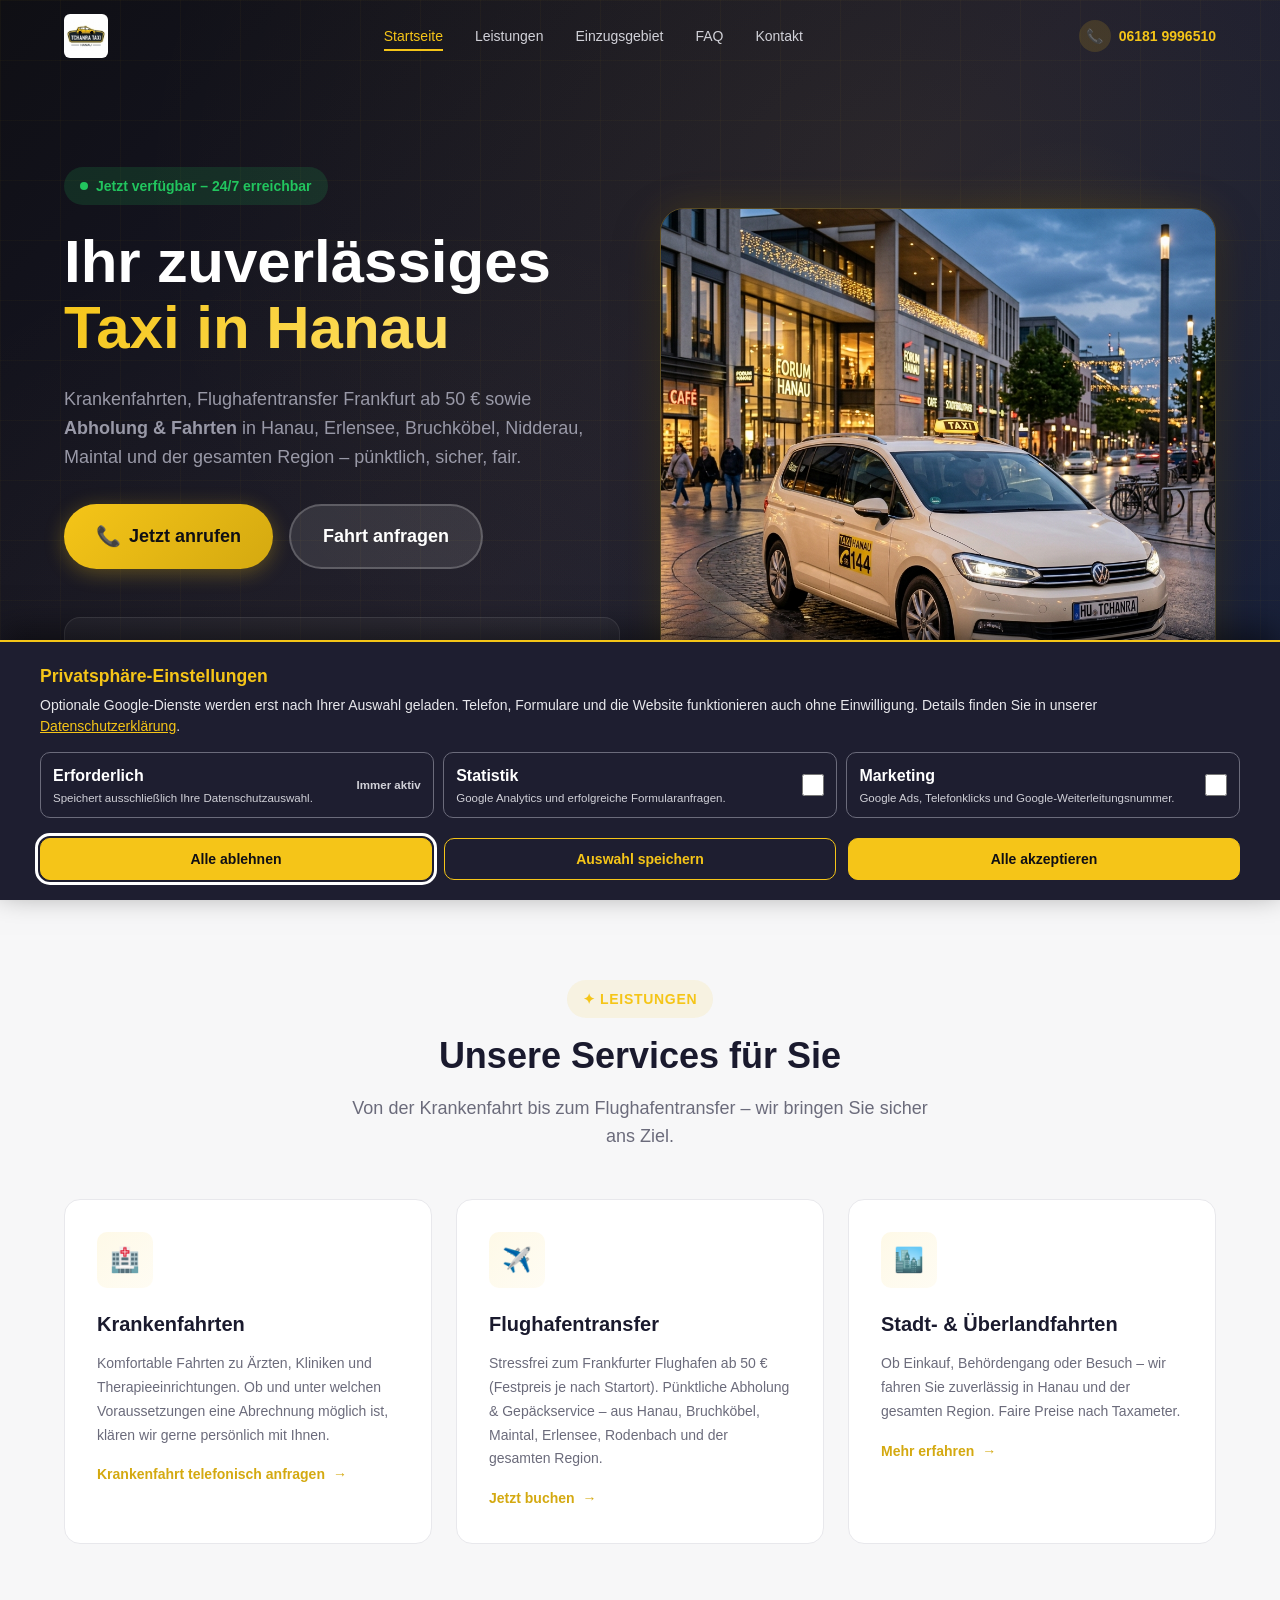
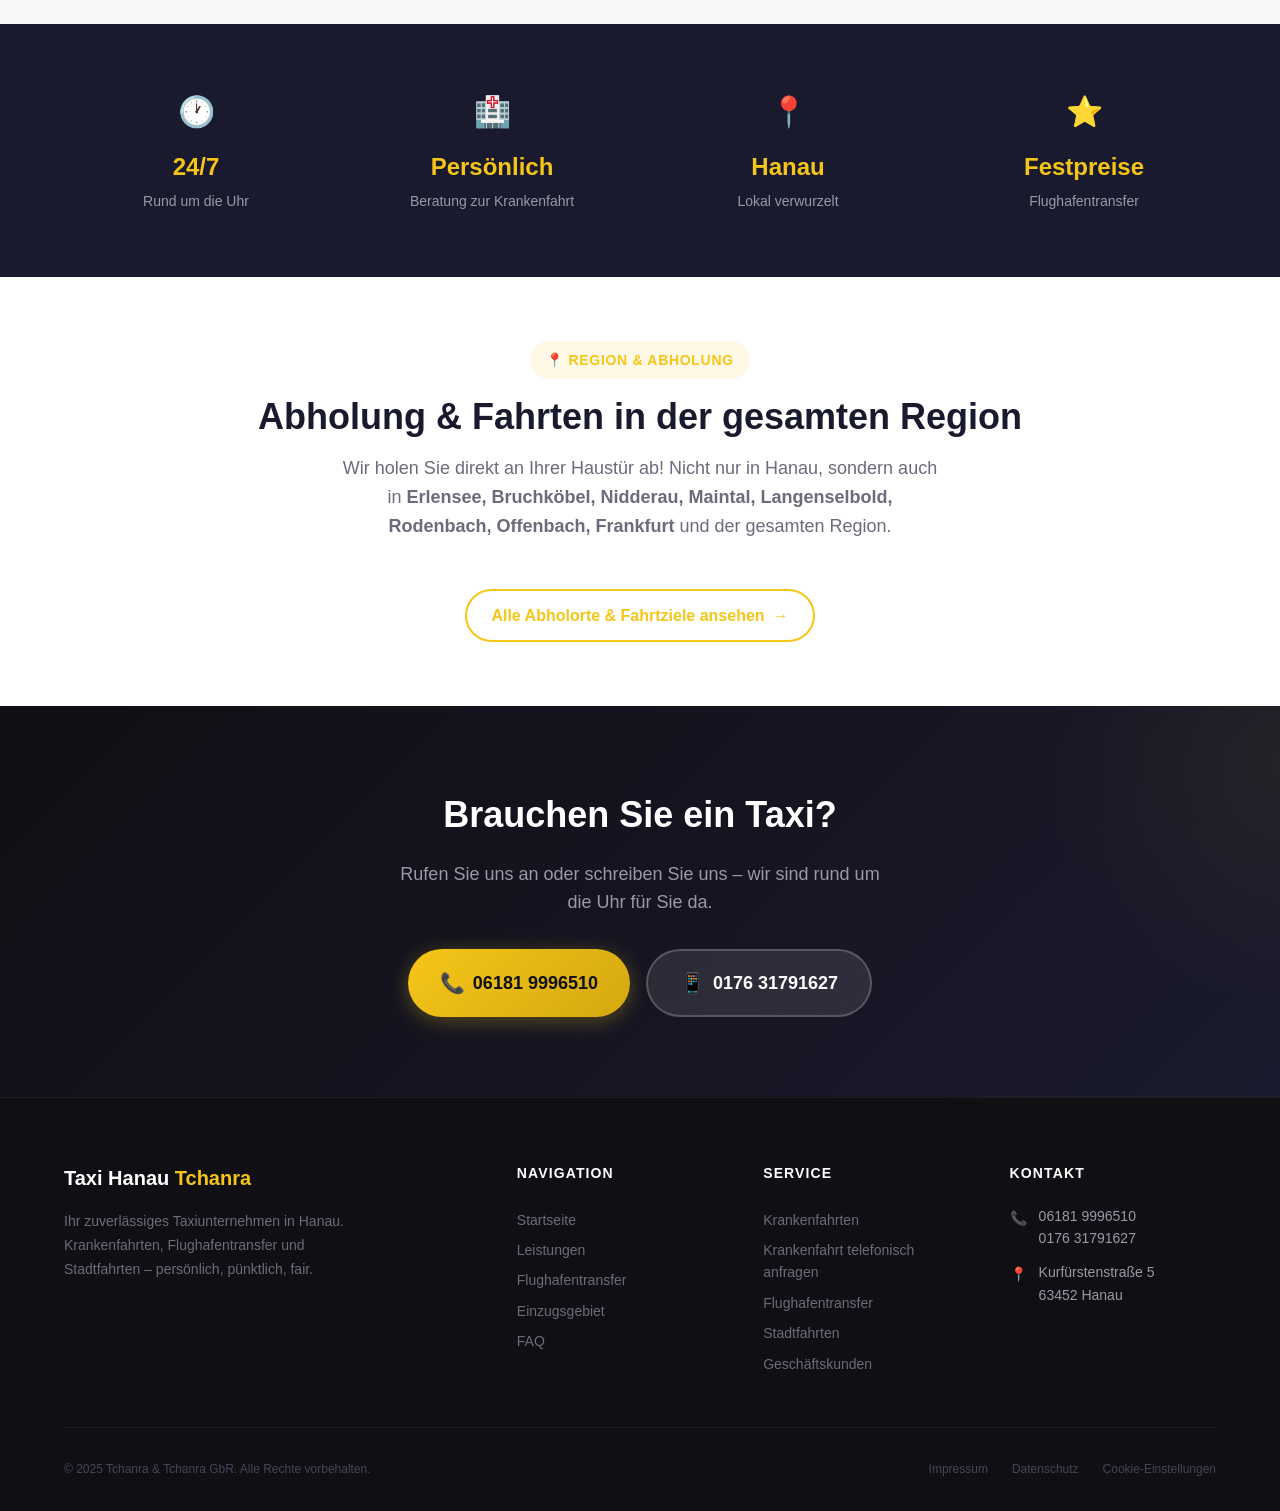
<file: index.html>
<!DOCTYPE html>
<html lang="de">
<head>
  <meta charset="UTF-8">
  <meta name="viewport" content="width=device-width, initial-scale=1.0">

  <!-- Google-Dienste werden erst nach Einwilligung durch js/main.js geladen. -->

  <!-- SEO -->
  <title>Taxi Hanau Tchanra – Ihr zuverlässiges Taxi in Hanau | Krankenfahrten & Flughafentransfer</title>
  <meta name="description" content="Taxi Hanau Tchanra – Ihr Taxiunternehmen in Hanau. Krankenfahrten, Flughafentransfer Frankfurt ab 50 €, Stadt- & Überlandfahrten. Jetzt anrufen: 06181 9996510">
  <meta name="keywords" content="Taxi Hanau, Taxi Hanau bestellen, Krankenfahrten Hanau, Flughafentransfer Hanau Frankfurt, Taxi Tchanra">
  <meta name="robots" content="index, follow">
  <link rel="canonical" href="https://hanau-taxi-tchanra.de/">

  <!-- Open Graph -->
  <meta property="og:title" content="Taxi Hanau Tchanra – Ihr zuverlässiges Taxi in Hanau">
  <meta property="og:description" content="Krankenfahrten, Flughafentransfer Frankfurt ab 50 €, Stadt- & Überlandfahrten. 24/7 erreichbar.">
  <meta property="og:type" content="website">
  <meta property="og:url" content="https://hanau-taxi-tchanra.de/">
  <meta property="og:locale" content="de_DE">

  <!-- Security Headers -->
  <meta http-equiv="X-Content-Type-Options" content="nosniff">
  <meta http-equiv="X-Frame-Options" content="SAMEORIGIN">
  <meta http-equiv="Referrer-Policy" content="strict-origin-when-cross-origin">

  <!-- Styles -->
  <link rel="stylesheet" href="css/style.css">

  <!-- Favicon -->
  <link rel="icon" href="data:image/svg+xml,<svg xmlns='http://www.w3.org/2000/svg' viewBox='0 0 100 100'><text y='.9em' font-size='90'>🚕</text></svg>">

  <!-- Schema.org Structured Data -->
  <script type="application/ld+json">
  {
    "@context": "https://schema.org",
    "@type": "TaxiService",
    "name": "Taxi Hanau Tchanra",
    "alternateName": "Tchanra & Tchanra GbR",
    "description": "Taxiunternehmen in Hanau mit Schwerpunkt auf Krankenfahrten und Flughafentransfers.",
    "url": "https://hanau-taxi-tchanra.de",
    "telephone": ["+4961819996510", "+4917631791627"],
    "address": {
      "@type": "PostalAddress",
      "streetAddress": "Kurfürstenstraße 5",
      "addressLocality": "Hanau",
      "postalCode": "63452",
      "addressRegion": "Hessen",
      "addressCountry": "DE"
    },
    "geo": {
      "@type": "GeoCoordinates",
      "latitude": "50.1268",
      "longitude": "8.9169"
    },
    "openingHoursSpecification": {
      "@type": "OpeningHoursSpecification",
      "dayOfWeek": ["Monday","Tuesday","Wednesday","Thursday","Friday","Saturday","Sunday"],
      "opens": "00:00",
      "closes": "23:59"
    },
    "areaServed": [
      {"@type": "City", "name": "Hanau"},
      {"@type": "City", "name": "Frankfurt am Main"},
      {"@type": "City", "name": "Offenbach am Main"},
      {"@type": "City", "name": "Maintal"},
      {"@type": "City", "name": "Bruchköbel"},
      {"@type": "City", "name": "Erlensee"},
      {"@type": "City", "name": "Langenselbold"},
      {"@type": "City", "name": "Rodenbach"},
      {"@type": "City", "name": "Großkrotzenburg"},
      {"@type": "City", "name": "Nidderau"},
      {"@type": "City", "name": "Gelnhausen"},
      {"@type": "City", "name": "Rodgau"}
    ],
    "priceRange": "€€",
    "paymentAccepted": "Cash, EC-Karte, Kreditkarte",
    "currenciesAccepted": "EUR"
  }
  </script>
</head>
<body>

  <!-- Skip to Content -->
  <a href="#main" class="skip-link">Zum Inhalt springen</a>

  <!-- ===== HEADER ===== -->
  <header class="header header--transparent" role="banner">
    <div class="container header__inner">
      <a href="/" class="header__logo" aria-label="Taxi Hanau Tchanra – Startseite">
        <img src="images/logo.png" alt="Taxi Hanau Tchanra Logo" class="header__logo-img">
      </a>

      <nav class="header__nav" role="navigation" aria-label="Hauptnavigation">
        <a href="/" class="header__nav-link header__nav-link--active">Startseite</a>
        <a href="/leistungen" class="header__nav-link">Leistungen</a>
        <a href="/einzugsgebiet" class="header__nav-link">Einzugsgebiet</a>
        <a href="/faq" class="header__nav-link">FAQ</a>
        <a href="/kontakt" class="header__nav-link">Kontakt</a>
      </nav>

      <a href="tel:+4961819996510" class="header__phone" data-tracking="phone-header" aria-label="Jetzt anrufen: 06181 9996510">
        <span class="header__phone-icon" aria-hidden="true">📞</span>
        <span>06181 9996510</span>
      </a>

      <button class="burger" aria-label="Menü öffnen" aria-expanded="false" aria-controls="main-nav">
        <span class="burger__line"></span>
        <span class="burger__line"></span>
        <span class="burger__line"></span>
      </button>
    </div>
  </header>

  <!-- ===== HERO ===== -->
  <main id="main">
    <section class="hero" aria-label="Willkommen bei Taxi Hanau Tchanra">
      <div class="hero__bg">
        <div class="hero__bg-grid"></div>
      </div>
      <div class="hero__float hero__float--1"></div>
      <div class="hero__float hero__float--2"></div>

      <div class="container">
        <div class="hero__grid">
          <div class="hero__content">
            <div class="hero__badge">
              <span class="hero__badge-dot" aria-hidden="true"></span>
              Jetzt verfügbar – 24/7 erreichbar
            </div>

            <h1 class="hero__title">
              Ihr zuverlässiges<br>
              <span class="hero__title-highlight">Taxi in Hanau</span>
            </h1>

            <p class="hero__subtitle">
              Krankenfahrten, Flughafentransfer Frankfurt ab 50&nbsp;€ sowie
              <strong>Abholung &amp; Fahrten</strong> in Hanau, Erlensee, Bruchköbel, Nidderau, Maintal und der gesamten Region – pünktlich, sicher, fair.
            </p>

            <div class="hero__actions">
              <a href="tel:+4961819996510" class="btn btn-primary btn-lg" data-tracking="cta-hero-call" id="hero-cta-call">
                <span class="btn-icon" aria-hidden="true">📞</span>
                Jetzt anrufen
              </a>
              <a href="/kontakt" class="btn btn-secondary btn-lg" data-tracking="cta-hero-contact" id="hero-cta-contact">
                Fahrt anfragen
              </a>
            </div>

            <div class="hero__phone-main">
              <div>
                <a href="tel:+4961819996510" class="hero__phone-number">06181 9996510</a>
                <span class="hero__phone-label">Festnetz</span>
              </div>
              <div style="margin-left: 1.5rem;">
                <a href="tel:+4917631791627" class="hero__phone-number" style="font-size:1.1rem;">0176 31791627</a>
                <span class="hero__phone-label">Mobil / WhatsApp</span>
              </div>
            </div>

            <div class="hero__stats">
              <div>
                <div class="hero__stat-value">24/7</div>
                <div class="hero__stat-label">Erreichbar</div>
              </div>
              <div>
                <div class="hero__stat-value">ab 50€</div>
                <div class="hero__stat-label">Flughafen</div>
              </div>
              <div>
                <div class="hero__stat-value">Persönlich</div>
                <div class="hero__stat-label">Beratung</div>
              </div>
            </div>
          </div>

          <!-- Hero Media (Touran Photo) -->
          <div class="hero__media">
            <img src="images/hero-touran.jpg" alt="Taxi Hanau Tchanra VW Touran" class="hero__img">
            <div class="hero__media-tag">🚘 VW Touran Taxi · HU TCHANRA</div>
          </div>
        </div>
      </div>
    </section>

    <!-- ===== SERVICES ===== -->
    <section class="services" id="services" aria-label="Unsere Leistungen">
      <div class="container">
        <div class="text-center">
          <span class="section-badge reveal">✦ Leistungen</span>
          <h2 class="section-title reveal">Unsere Services für Sie</h2>
          <p class="section-subtitle reveal">Von der Krankenfahrt bis zum Flughafentransfer – wir bringen Sie sicher ans Ziel.</p>
        </div>

        <div class="services__grid">
          <!-- Krankenfahrten -->
          <div class="service-card reveal" id="service-krankenfahrten">
            <div class="service-card__icon" aria-hidden="true">🏥</div>
            <h3 class="service-card__title">Krankenfahrten</h3>
            <p class="service-card__text">
              Komfortable Fahrten zu Ärzten, Kliniken und Therapieeinrichtungen. Ob und unter welchen
              Voraussetzungen eine Abrechnung möglich ist, klären wir gerne persönlich mit Ihnen.
            </p>
            <a href="tel:+4961819996510" class="service-card__link">
              Krankenfahrt telefonisch anfragen <span aria-hidden="true">→</span>
            </a>
          </div>

          <!-- Flughafentransfer -->
          <div class="service-card reveal" id="service-flughafentransfer">
            <div class="service-card__icon" aria-hidden="true">✈️</div>
            <h3 class="service-card__title">Flughafentransfer</h3>
            <p class="service-card__text">
              Stressfrei zum Frankfurter Flughafen ab 50&nbsp;€ (Festpreis je nach Startort). 
              Pünktliche Abholung &amp; Gepäckservice – aus Hanau, Bruchköbel, Maintal, Erlensee, Rodenbach und der gesamten Region.
            </p>
            <a href="/flughafentransfer" class="service-card__link">
              Jetzt buchen <span aria-hidden="true">→</span>
            </a>
          </div>

          <!-- Stadtfahrten -->
          <div class="service-card reveal" id="service-stadtfahrten">
            <div class="service-card__icon" aria-hidden="true">🏙️</div>
            <h3 class="service-card__title">Stadt- & Überlandfahrten</h3>
            <p class="service-card__text">
              Ob Einkauf, Behördengang oder Besuch – wir fahren Sie zuverlässig 
              in Hanau und der gesamten Region. Faire Preise nach Taxameter.
            </p>
            <a href="/leistungen#stadtfahrten" class="service-card__link">
              Mehr erfahren <span aria-hidden="true">→</span>
            </a>
          </div>
        </div>
      </div>
    </section>

    <!-- ===== TRUST BAR ===== -->
    <section class="trust" aria-label="Warum Taxi Tchanra?">
      <div class="container">
        <div class="trust__grid">
          <div class="trust__item reveal">
            <div class="trust__icon" aria-hidden="true">🕐</div>
            <div class="trust__value">24/7</div>
            <div class="trust__label">Rund um die Uhr</div>
          </div>
          <div class="trust__item reveal">
            <div class="trust__icon" aria-hidden="true">🏥</div>
            <div class="trust__value">Persönlich</div>
            <div class="trust__label">Beratung zur Krankenfahrt</div>
          </div>
          <div class="trust__item reveal">
            <div class="trust__icon" aria-hidden="true">📍</div>
            <div class="trust__value">Hanau</div>
            <div class="trust__label">Lokal verwurzelt</div>
          </div>
          <div class="trust__item reveal">
            <div class="trust__icon" aria-hidden="true">⭐</div>
            <div class="trust__value">Festpreise</div>
            <div class="trust__label">Flughafentransfer</div>
          </div>
        </div>
      </div>
    </section>

    <!-- ===== EINZUGSGEBIET PREVIEW ===== -->
    <section class="content-section" aria-label="Unser Einzugsgebiet">
      <div class="container text-center">
        <span class="section-badge reveal">📍 Region &amp; Abholung</span>
        <h2 class="section-title reveal">Abholung &amp; Fahrten in der gesamten Region</h2>
        <p class="section-subtitle reveal">
          Wir holen Sie direkt an Ihrer Haustür ab! Nicht nur in Hanau, sondern auch in 
          <strong>Erlensee, Bruchköbel, Nidderau, Maintal, Langenselbold, Rodenbach, Offenbach, Frankfurt</strong> 
          und der gesamten Region.
        </p>
        <a href="/einzugsgebiet" class="btn btn-outline reveal">
          Alle Abholorte &amp; Fahrtziele ansehen <span aria-hidden="true">→</span>
        </a>
      </div>
    </section>

    <!-- ===== CTA ===== -->
    <section class="cta-section" aria-label="Jetzt Taxi bestellen">
      <div class="container cta-section__inner">
        <h2 class="cta-section__title reveal">Brauchen Sie ein Taxi?</h2>
        <p class="cta-section__text reveal">
          Rufen Sie uns an oder schreiben Sie uns – wir sind rund um die Uhr für Sie da.
        </p>
        <div class="cta-section__actions reveal">
          <a href="tel:+4961819996510" class="btn btn-primary btn-lg" data-tracking="cta-bottom-call" id="bottom-cta-call">
            <span class="btn-icon" aria-hidden="true">📞</span>
            06181 9996510
          </a>
          <a href="tel:+4917631791627" class="btn btn-secondary btn-lg" data-tracking="cta-bottom-mobile" id="bottom-cta-mobile">
            <span class="btn-icon" aria-hidden="true">📱</span>
            0176 31791627
          </a>
        </div>
      </div>
    </section>
  </main>

  <!-- ===== FOOTER ===== -->
  <footer class="footer" role="contentinfo">
    <div class="container">
      <div class="footer__grid">
        <div>
          <div class="footer__brand-name">Taxi Hanau <span class="text-gold">Tchanra</span></div>
          <p class="footer__brand-text">
            Ihr zuverlässiges Taxiunternehmen in Hanau. Krankenfahrten, 
            Flughafentransfer und Stadtfahrten – persönlich, pünktlich, fair.
          </p>
        </div>

        <div>
          <h3 class="footer__heading">Navigation</h3>
          <a href="/" class="footer__link">Startseite</a>
          <a href="/leistungen" class="footer__link">Leistungen</a>
          <a href="/flughafentransfer" class="footer__link">Flughafentransfer</a>
          <a href="/einzugsgebiet" class="footer__link">Einzugsgebiet</a>
          <a href="/faq" class="footer__link">FAQ</a>
        </div>

        <div>
          <h3 class="footer__heading">Service</h3>
          <a href="/leistungen#krankenfahrten" class="footer__link">Krankenfahrten</a>
          <a href="tel:+4961819996510" class="footer__link">Krankenfahrt telefonisch anfragen</a>
          <a href="/flughafentransfer" class="footer__link">Flughafentransfer</a>
          <a href="/leistungen#stadtfahrten" class="footer__link">Stadtfahrten</a>
          <a href="/leistungen#geschaeftskunden" class="footer__link">Geschäftskunden</a>
        </div>

        <div>
          <h3 class="footer__heading">Kontakt</h3>
          <div class="footer__contact-item">
            <span class="footer__contact-icon" aria-hidden="true">📞</span>
            <div>
              <a href="tel:+4961819996510">06181 9996510</a><br>
              <a href="tel:+4917631791627">0176 31791627</a>
            </div>
          </div>
          <div class="footer__contact-item">
            <span class="footer__contact-icon" aria-hidden="true">📍</span>
            <div>Kurfürstenstraße 5<br>63452 Hanau</div>
          </div>
        </div>
      </div>

      <div class="footer__bottom">
        <p class="footer__copyright">&copy; 2025 Tchanra &amp; Tchanra GbR. Alle Rechte vorbehalten.</p>
        <div class="footer__legal">
          <a href="/kontakt#impressum">Impressum</a>
          <a href="/kontakt#datenschutz">Datenschutz</a>
          <a href="#cookie-settings" id="open-cookie-banner">Cookie-Einstellungen</a>
        </div>
      </div>
    </div>
  </footer>

  <!-- ===== MOBILE STICKY CTA ===== -->
  <div class="mobile-cta" aria-label="Schnellkontakt">
    <div class="mobile-cta__inner">
      <a href="tel:+4961819996510" class="mobile-cta__btn mobile-cta__btn--primary" data-tracking="mobile-sticky-call">
        📞 Anrufen
      </a>
      <a href="/kontakt" class="mobile-cta__btn mobile-cta__btn--secondary" data-tracking="mobile-sticky-contact">
        ✉️ Nachricht
      </a>
    </div>
  </div>

  <!-- Scripts -->
  <script src="js/main.js"></script>
</body>
</html>
</file>
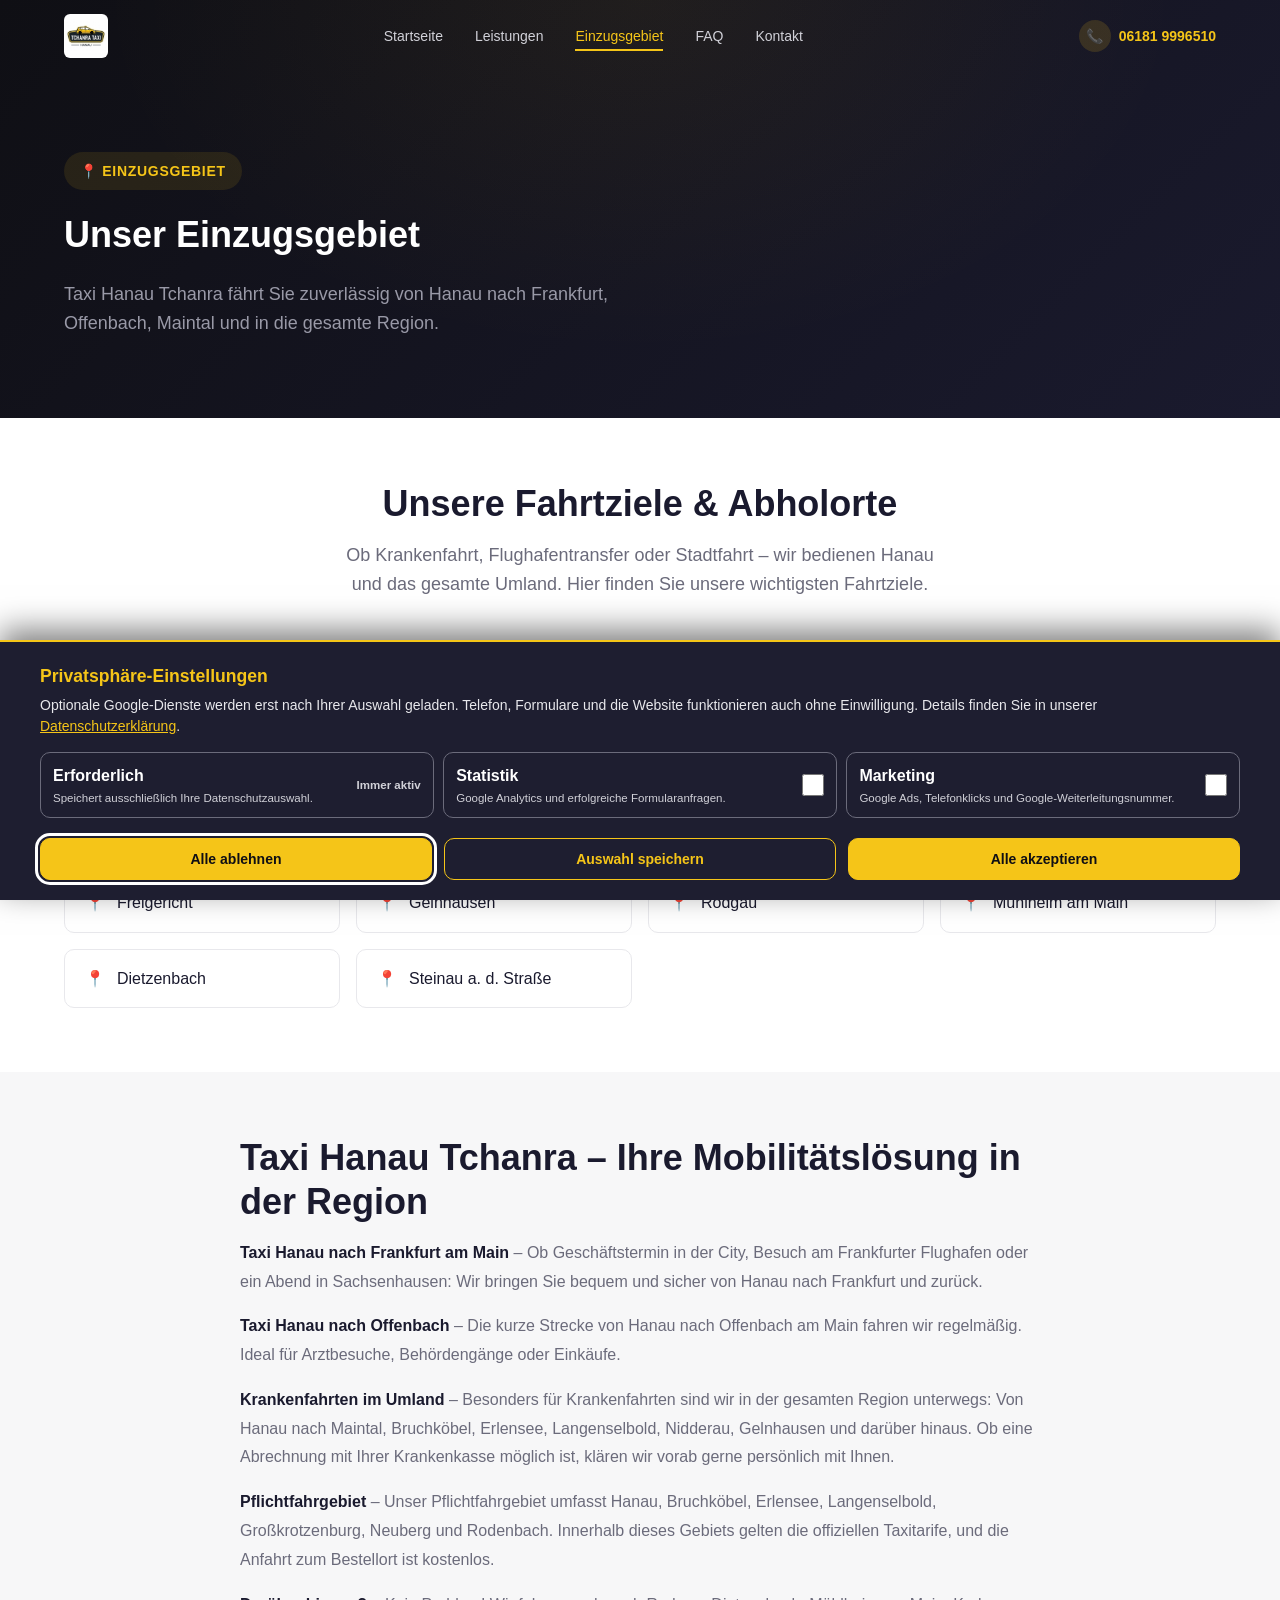
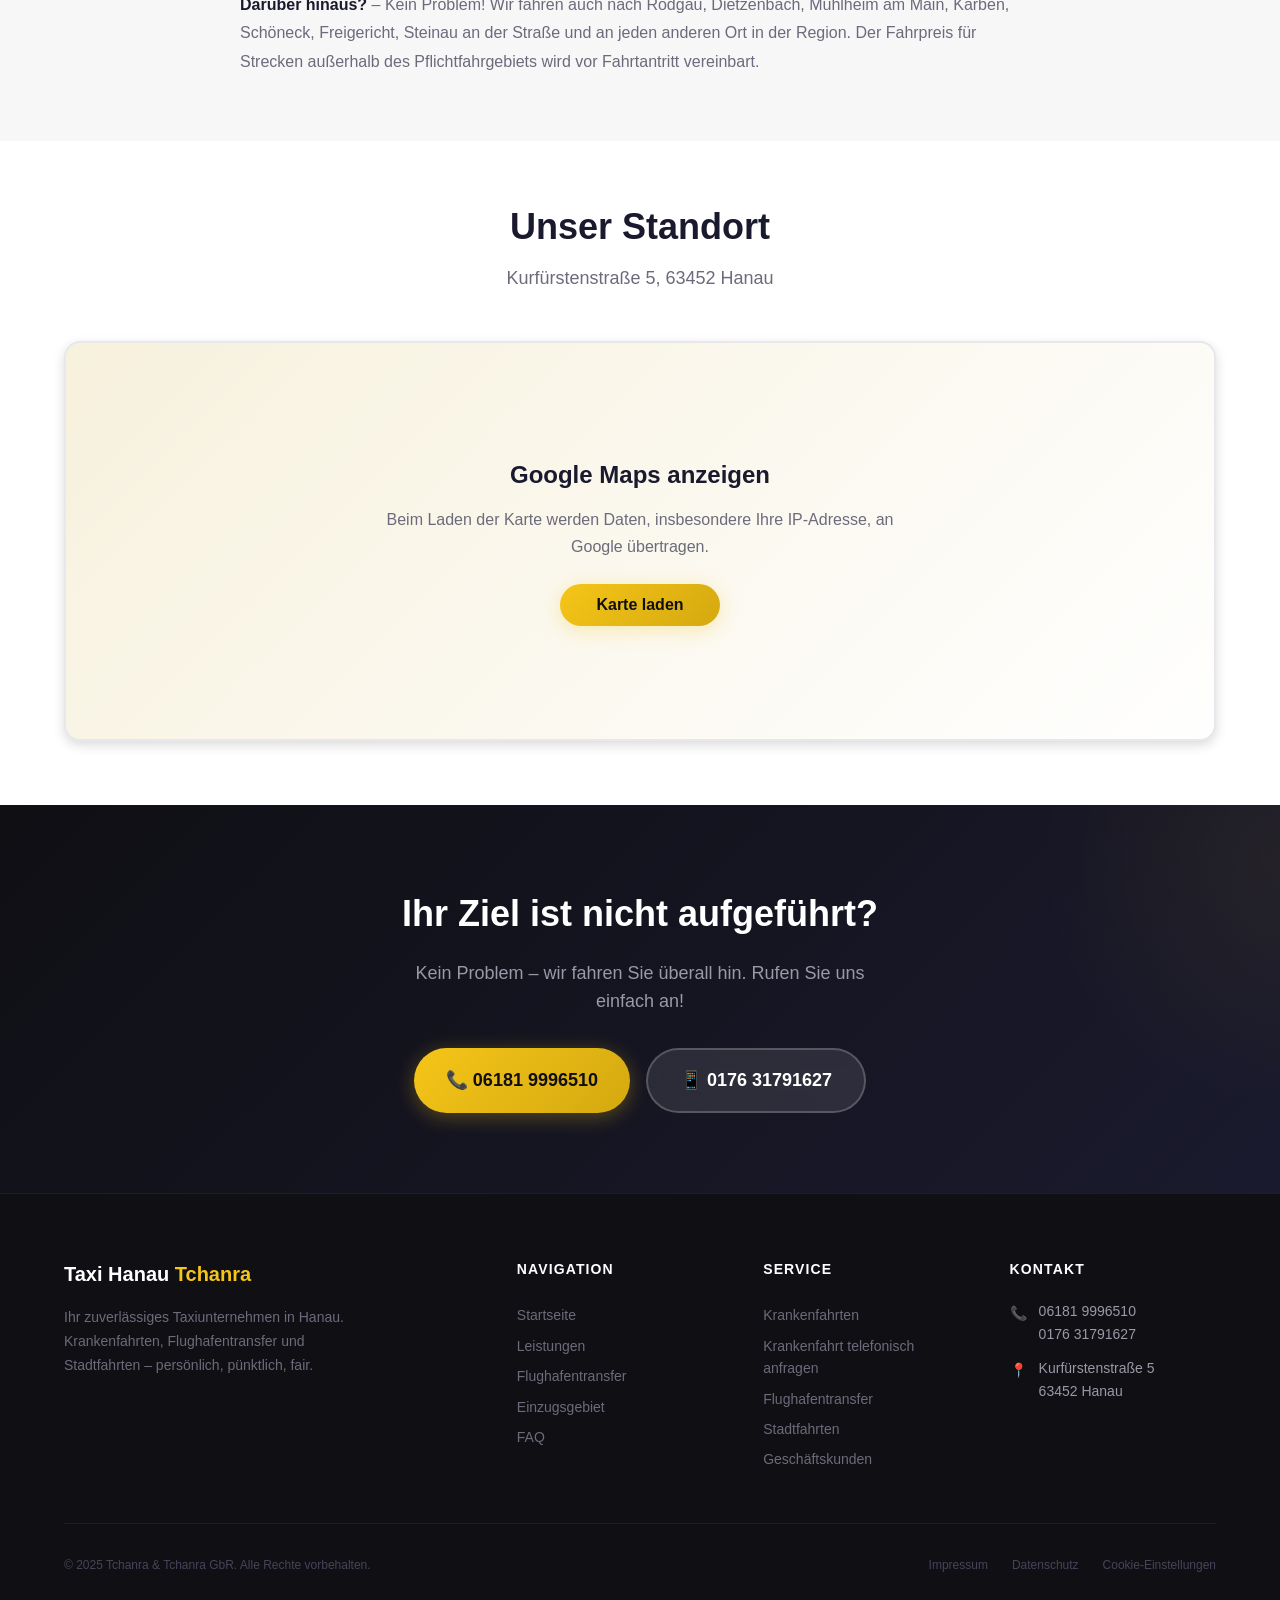
<file: einzugsgebiet.html>
<!DOCTYPE html>
<html lang="de">
<head>
  <meta charset="UTF-8">
  <meta name="viewport" content="width=device-width, initial-scale=1.0">

  <!-- Google-Dienste werden erst nach Einwilligung durch js/main.js geladen. -->

  <!-- SEO -->
  <title>Einzugsgebiet – Taxi Hanau Tchanra | Hanau, Frankfurt, Offenbach & Umland</title>
  <meta name="description" content="Taxi Hanau Tchanra fährt Sie zuverlässig in Hanau und der gesamten Region: Frankfurt, Offenbach, Maintal, Bruchköbel, Gelnhausen, Rodgau und viele weitere Orte.">
  <meta name="robots" content="index, follow">
  <link rel="canonical" href="https://hanau-taxi-tchanra.de/einzugsgebiet">

  <!-- Security Headers -->
  <meta http-equiv="X-Content-Type-Options" content="nosniff">
  <meta http-equiv="X-Frame-Options" content="SAMEORIGIN">
  <meta http-equiv="Referrer-Policy" content="strict-origin-when-cross-origin">

  <link rel="stylesheet" href="css/style.css">
  <link rel="icon" href="data:image/svg+xml,<svg xmlns='http://www.w3.org/2000/svg' viewBox='0 0 100 100'><text y='.9em' font-size='90'>🚕</text></svg>">
</head>
<body>

  <a href="#main" class="skip-link">Zum Inhalt springen</a>

  <!-- ===== HEADER ===== -->
  <header class="header header--transparent" role="banner">
    <div class="container header__inner">
      <a href="/" class="header__logo" aria-label="Taxi Hanau Tchanra – Startseite">
        <img src="images/logo.png" alt="Taxi Hanau Tchanra Logo" class="header__logo-img">
      </a>
      <nav class="header__nav" role="navigation" aria-label="Hauptnavigation">
        <a href="/" class="header__nav-link">Startseite</a>
        <a href="/leistungen" class="header__nav-link">Leistungen</a>
        <a href="/einzugsgebiet" class="header__nav-link header__nav-link--active">Einzugsgebiet</a>
        <a href="/faq" class="header__nav-link">FAQ</a>
        <a href="/kontakt" class="header__nav-link">Kontakt</a>
      </nav>
      <a href="tel:+4961819996510" class="header__phone" data-tracking="phone-header">
        <span class="header__phone-icon" aria-hidden="true">📞</span>
        <span>06181 9996510</span>
      </a>
      <button class="burger" aria-label="Menü öffnen" aria-expanded="false">
        <span class="burger__line"></span>
        <span class="burger__line"></span>
        <span class="burger__line"></span>
      </button>
    </div>
  </header>

  <main id="main">

    <!-- Page Header -->
    <section class="page-header">
      <div class="container page-header__content">
        <span class="section-badge">📍 Einzugsgebiet</span>
        <h1 class="page-header__title">Unser Einzugsgebiet</h1>
        <p class="page-header__subtitle">
          Taxi Hanau Tchanra fährt Sie zuverlässig von Hanau nach Frankfurt, Offenbach, 
          Maintal und in die gesamte Region.
        </p>
      </div>
    </section>

    <!-- ===== EINZUGSGEBIET ===== -->
    <section class="content-section" aria-label="Alle Fahrtziele">
      <div class="container">
        <div class="text-center">
          <h2 class="section-title reveal">Unsere Fahrtziele &amp; Abholorte</h2>
          <p class="section-subtitle reveal">
            Ob Krankenfahrt, Flughafentransfer oder Stadtfahrt – wir bedienen Hanau und 
            das gesamte Umland. Hier finden Sie unsere wichtigsten Fahrtziele.
          </p>
        </div>

        <div class="area-grid">
          <div class="area-item reveal">
            <span class="area-item__icon" aria-hidden="true">📍</span>
            <span>Hanau</span>
          </div>
          <div class="area-item reveal">
            <span class="area-item__icon" aria-hidden="true">📍</span>
            <span>Frankfurt am Main</span>
          </div>
          <div class="area-item reveal">
            <span class="area-item__icon" aria-hidden="true">📍</span>
            <span>Offenbach am Main</span>
          </div>
          <div class="area-item reveal">
            <span class="area-item__icon" aria-hidden="true">📍</span>
            <span>Maintal</span>
          </div>
          <div class="area-item reveal">
            <span class="area-item__icon" aria-hidden="true">📍</span>
            <span>Bruchköbel</span>
          </div>
          <div class="area-item reveal">
            <span class="area-item__icon" aria-hidden="true">📍</span>
            <span>Nidderau</span>
          </div>
          <div class="area-item reveal">
            <span class="area-item__icon" aria-hidden="true">📍</span>
            <span>Erlensee</span>
          </div>
          <div class="area-item reveal">
            <span class="area-item__icon" aria-hidden="true">📍</span>
            <span>Langenselbold</span>
          </div>
          <div class="area-item reveal">
            <span class="area-item__icon" aria-hidden="true">📍</span>
            <span>Rodenbach</span>
          </div>
          <div class="area-item reveal">
            <span class="area-item__icon" aria-hidden="true">📍</span>
            <span>Großkrotzenburg</span>
          </div>
          <div class="area-item reveal">
            <span class="area-item__icon" aria-hidden="true">📍</span>
            <span>Schöneck</span>
          </div>
          <div class="area-item reveal">
            <span class="area-item__icon" aria-hidden="true">📍</span>
            <span>Karben</span>
          </div>
          <div class="area-item reveal">
            <span class="area-item__icon" aria-hidden="true">📍</span>
            <span>Freigericht</span>
          </div>
          <div class="area-item reveal">
            <span class="area-item__icon" aria-hidden="true">📍</span>
            <span>Gelnhausen</span>
          </div>
          <div class="area-item reveal">
            <span class="area-item__icon" aria-hidden="true">📍</span>
            <span>Rodgau</span>
          </div>
          <div class="area-item reveal">
            <span class="area-item__icon" aria-hidden="true">📍</span>
            <span>Mühlheim am Main</span>
          </div>
          <div class="area-item reveal">
            <span class="area-item__icon" aria-hidden="true">📍</span>
            <span>Dietzenbach</span>
          </div>
          <div class="area-item reveal">
            <span class="area-item__icon" aria-hidden="true">📍</span>
            <span>Steinau a. d. Straße</span>
          </div>
        </div>
      </div>
    </section>

    <!-- ===== SEO TEXT ===== -->
    <section class="content-section content-section--alt" aria-label="Taxi in der Region">
      <div class="container">
        <div style="max-width: 800px; margin: 0 auto;">
          <h2 class="section-title reveal">Taxi Hanau Tchanra – Ihre Mobilitätslösung in der Region</h2>

          <div class="reveal" style="color: var(--color-gray-500); line-height: 1.8;">
            <p style="margin-bottom: 1rem;">
              <strong style="color: var(--color-dark);">Taxi Hanau nach Frankfurt am Main</strong> – 
              Ob Geschäftstermin in der City, Besuch am Frankfurter Flughafen oder ein Abend in 
              Sachsenhausen: Wir bringen Sie bequem und sicher von Hanau nach Frankfurt und zurück.
            </p>

            <p style="margin-bottom: 1rem;">
              <strong style="color: var(--color-dark);">Taxi Hanau nach Offenbach</strong> – 
              Die kurze Strecke von Hanau nach Offenbach am Main fahren wir regelmäßig. 
              Ideal für Arztbesuche, Behördengänge oder Einkäufe.
            </p>

            <p style="margin-bottom: 1rem;">
              <strong style="color: var(--color-dark);">Krankenfahrten im Umland</strong> – 
              Besonders für Krankenfahrten sind wir in der gesamten Region unterwegs: 
              Von Hanau nach Maintal, Bruchköbel, Erlensee, Langenselbold, Nidderau, 
              Gelnhausen und darüber hinaus. Ob eine Abrechnung mit Ihrer Krankenkasse möglich ist,
              klären wir vorab gerne persönlich mit Ihnen.
            </p>

            <p style="margin-bottom: 1rem;">
              <strong style="color: var(--color-dark);">Pflichtfahrgebiet</strong> – 
              Unser Pflichtfahrgebiet umfasst Hanau, Bruchköbel, Erlensee, Langenselbold, 
              Großkrotzenburg, Neuberg und Rodenbach. Innerhalb dieses Gebiets gelten die 
              offiziellen Taxitarife, und die Anfahrt zum Bestellort ist kostenlos.
            </p>

            <p>
              <strong style="color: var(--color-dark);">Darüber hinaus?</strong> – 
              Kein Problem! Wir fahren auch nach Rodgau, Dietzenbach, Mühlheim am Main, 
              Karben, Schöneck, Freigericht, Steinau an der Straße und an jeden anderen 
              Ort in der Region. Der Fahrpreis für Strecken außerhalb des Pflichtfahrgebiets 
              wird vor Fahrtantritt vereinbart.
            </p>
          </div>
        </div>
      </div>
    </section>

    <!-- ===== GOOGLE MAPS ===== -->
    <section class="content-section" aria-label="Standort auf der Karte">
      <div class="container">
        <div class="text-center">
          <h2 class="section-title reveal">Unser Standort</h2>
          <p class="section-subtitle reveal">Kurfürstenstraße 5, 63452 Hanau</p>
        </div>
        <div class="map-wrapper map-consent reveal">
          <div class="map-consent__content">
            <h2 class="map-consent__title">Google Maps anzeigen</h2>
            <p class="map-consent__text">
              Beim Laden der Karte werden Daten, insbesondere Ihre IP-Adresse, an Google übertragen.
            </p>
            <button
              type="button"
              class="btn btn-primary map-consent__btn"
              data-map-src="https://www.google.com/maps/embed?pb=!1m18!1m12!1m3!1d2554.5!2d8.9169!3d50.1268!2m3!1f0!2f0!3f0!3m2!1i1024!2i768!4f13.1!3m3!1m2!1s0x47bd0e9db5a84b11%3A0x4c44c80e8f3e7a59!2sKurf%C3%BCrstenstra%C3%9Fe%205%2C%2063452%20Hanau!5e0!3m2!1sde!2sde"
              data-map-title="Standort Taxi Hanau Tchanra auf Google Maps">
              Karte laden
            </button>
          </div>
        </div>
      </div>
    </section>

    <!-- CTA -->
    <section class="cta-section" aria-label="Jetzt Taxi bestellen">
      <div class="container cta-section__inner">
        <h2 class="cta-section__title reveal">Ihr Ziel ist nicht aufgeführt?</h2>
        <p class="cta-section__text reveal">
          Kein Problem – wir fahren Sie überall hin. Rufen Sie uns einfach an!
        </p>
        <div class="cta-section__actions reveal">
          <a href="tel:+4961819996510" class="btn btn-primary btn-lg" data-tracking="gebiet-cta-call">
            📞 06181 9996510
          </a>
          <a href="tel:+4917631791627" class="btn btn-secondary btn-lg" data-tracking="gebiet-cta-mobile">
            📱 0176 31791627
          </a>
        </div>
      </div>
    </section>

  </main>

  <!-- Footer -->
  <footer class="footer" role="contentinfo">
    <div class="container">
      <div class="footer__grid">
        <div>
          <div class="footer__brand-name">Taxi Hanau <span class="text-gold">Tchanra</span></div>
          <p class="footer__brand-text">
            Ihr zuverlässiges Taxiunternehmen in Hanau. Krankenfahrten, 
            Flughafentransfer und Stadtfahrten – persönlich, pünktlich, fair.
          </p>
        </div>
        <div>
          <h3 class="footer__heading">Navigation</h3>
          <a href="/" class="footer__link">Startseite</a>
          <a href="/leistungen" class="footer__link">Leistungen</a>
          <a href="/flughafentransfer" class="footer__link">Flughafentransfer</a>
          <a href="/einzugsgebiet" class="footer__link">Einzugsgebiet</a>
          <a href="/faq" class="footer__link">FAQ</a>
        </div>
        <div>
          <h3 class="footer__heading">Service</h3>
          <a href="/leistungen#krankenfahrten" class="footer__link">Krankenfahrten</a>
          <a href="tel:+4961819996510" class="footer__link">Krankenfahrt telefonisch anfragen</a>
          <a href="/flughafentransfer" class="footer__link">Flughafentransfer</a>
          <a href="/leistungen#stadtfahrten" class="footer__link">Stadtfahrten</a>
          <a href="/leistungen#geschaeftskunden" class="footer__link">Geschäftskunden</a>
        </div>
        <div>
          <h3 class="footer__heading">Kontakt</h3>
          <div class="footer__contact-item">
            <span class="footer__contact-icon" aria-hidden="true">📞</span>
            <div>
              <a href="tel:+4961819996510">06181 9996510</a><br>
              <a href="tel:+4917631791627">0176 31791627</a>
            </div>
          </div>
          <div class="footer__contact-item">
            <span class="footer__contact-icon" aria-hidden="true">📍</span>
            <div>Kurfürstenstraße 5<br>63452 Hanau</div>
          </div>
        </div>
      </div>
      <div class="footer__bottom">
        <p class="footer__copyright">&copy; 2025 Tchanra &amp; Tchanra GbR. Alle Rechte vorbehalten.</p>
        <div class="footer__legal">
          <a href="/kontakt#impressum">Impressum</a>
          <a href="/kontakt#datenschutz">Datenschutz</a>
          <a href="#cookie-settings" id="open-cookie-banner">Cookie-Einstellungen</a>
        </div>
      </div>
    </div>
  </footer>

  <div class="mobile-cta" aria-label="Schnellkontakt">
    <div class="mobile-cta__inner">
      <a href="tel:+4961819996510" class="mobile-cta__btn mobile-cta__btn--primary">📞 Anrufen</a>
      <a href="/kontakt" class="mobile-cta__btn mobile-cta__btn--secondary">✉️ Nachricht</a>
    </div>
  </div>

  <script src="js/main.js"></script>
</body>
</html>
</file>
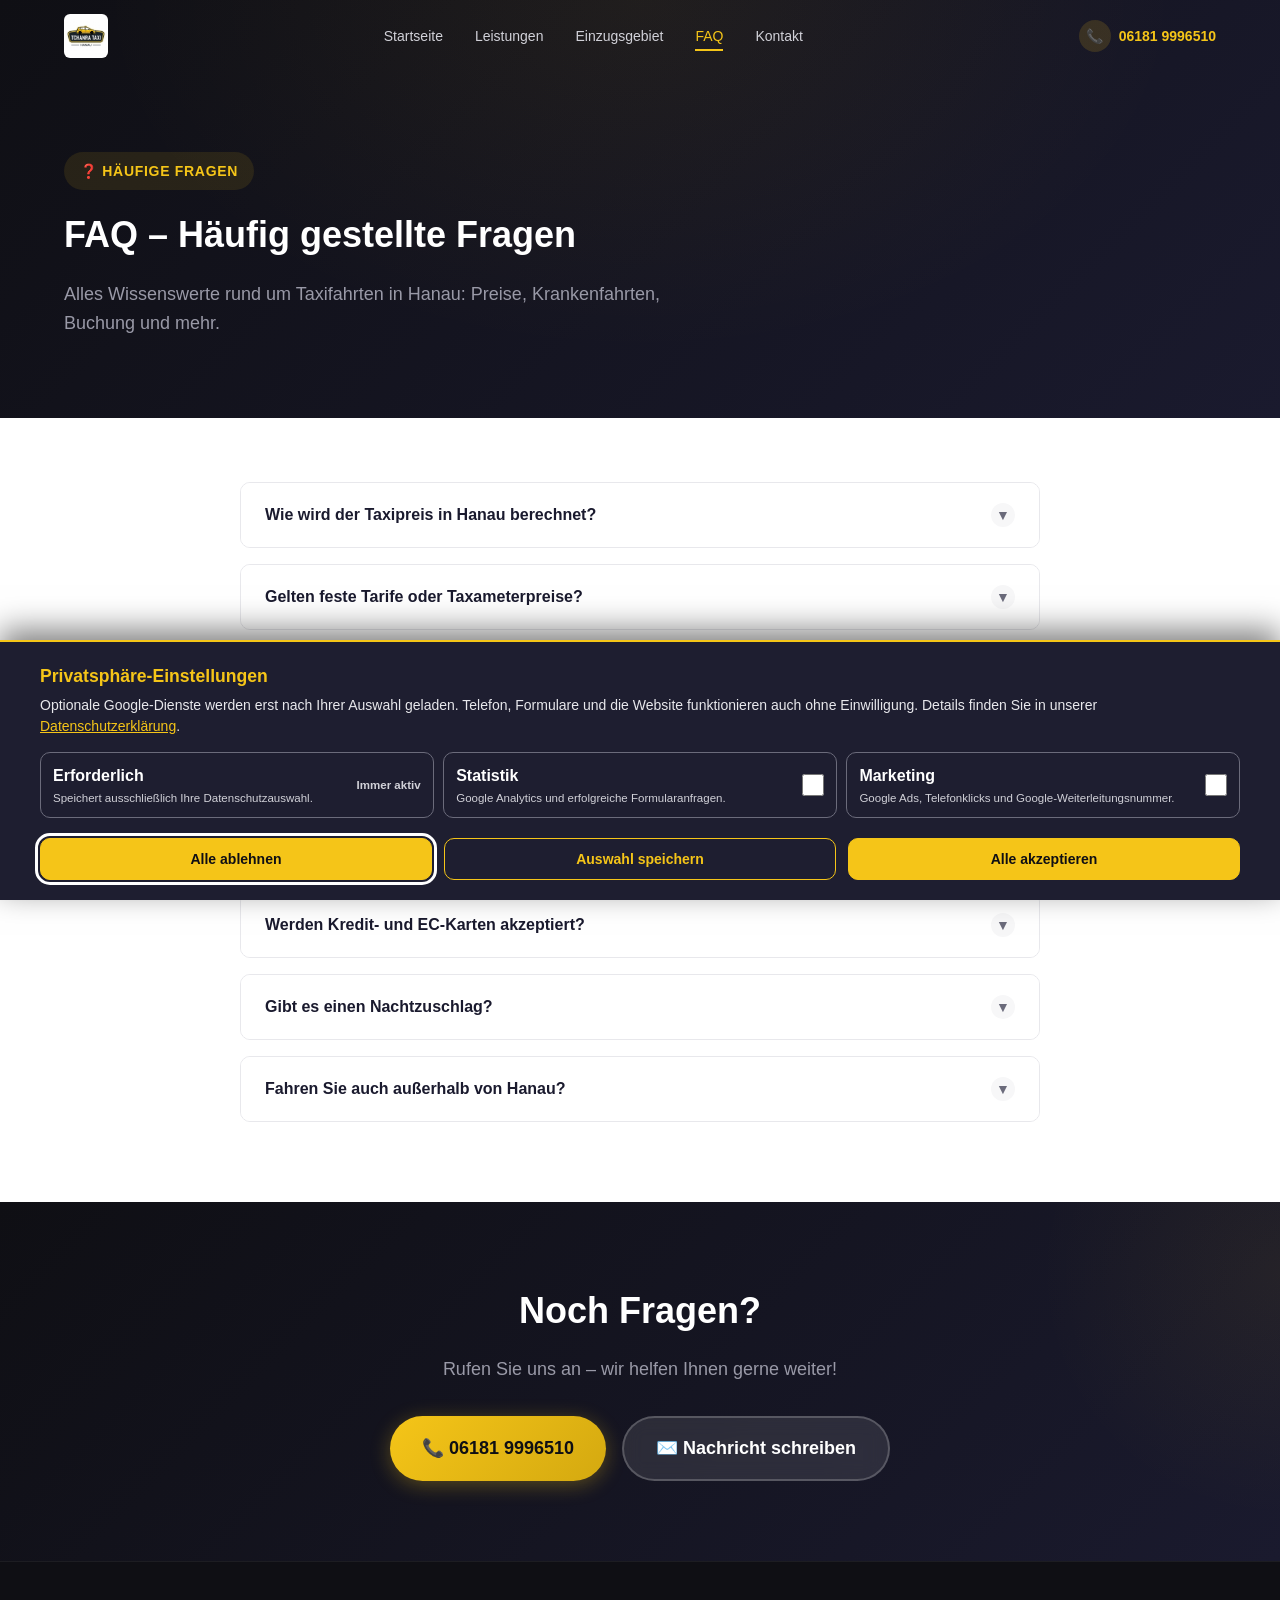
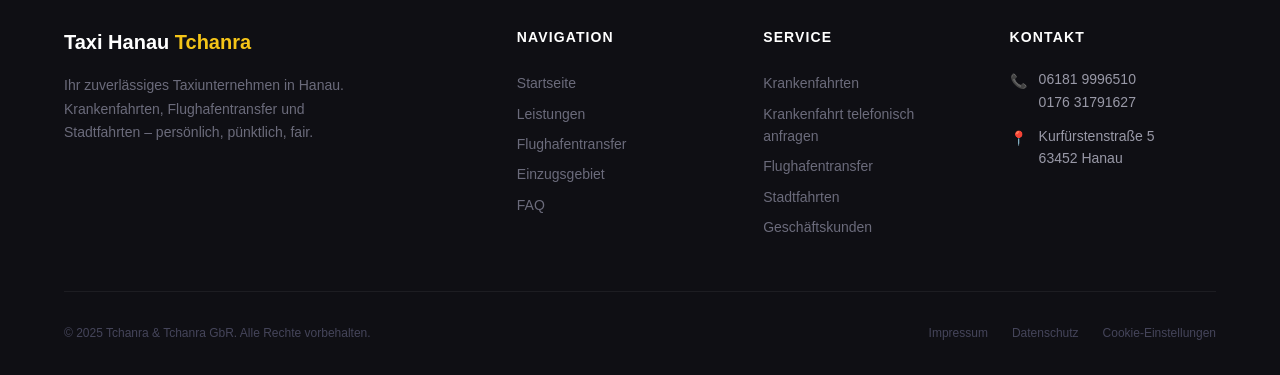
<file: faq.html>
<!DOCTYPE html>
<html lang="de">
<head>
  <meta charset="UTF-8">
  <meta name="viewport" content="width=device-width, initial-scale=1.0">

  <!-- Google-Dienste werden erst nach Einwilligung durch js/main.js geladen. -->

  <!-- SEO -->
  <title>FAQ – Häufige Fragen zu Taxi Hanau | Preise, Krankenfahrten, Buchung</title>
  <meta name="description" content="Häufige Fragen zu Taxi Hanau: Taxitarife, Krankenfahrten-Abrechnung, Flughafentransfer-Preise, Vorbestellung, Zahlungsarten und mehr. Alle Antworten hier.">
  <meta name="robots" content="index, follow">
  <link rel="canonical" href="https://hanau-taxi-tchanra.de/faq">

  <!-- Security Headers -->
  <meta http-equiv="X-Content-Type-Options" content="nosniff">
  <meta http-equiv="X-Frame-Options" content="SAMEORIGIN">
  <meta http-equiv="Referrer-Policy" content="strict-origin-when-cross-origin">

  <link rel="stylesheet" href="css/style.css">
  <link rel="icon" href="data:image/svg+xml,<svg xmlns='http://www.w3.org/2000/svg' viewBox='0 0 100 100'><text y='.9em' font-size='90'>🚕</text></svg>">

  <!-- FAQ Schema.org -->
  <script type="application/ld+json">
  {
    "@context": "https://schema.org",
    "@type": "FAQPage",
    "mainEntity": [
      {
        "@type": "Question",
        "name": "Wie wird der Taxipreis in Hanau berechnet?",
        "acceptedAnswer": {
          "@type": "Answer",
          "text": "Der Taxipreis in Hanau setzt sich zusammen aus einem Grundpreis von 4,00 €, einem Kilometerpreis von 2,30 € pro gefahrenem Kilometer und einer Wartezeitgebühr von 40,00 € pro Stunde. Bei Großraumtaxis (ab 5 Personen) fällt ein Zuschlag von 7,00 € an. Die Preise sind verbindliche Festpreise gemäß der Beförderungsentgeltverordnung der Stadt Hanau."
        }
      },
      {
        "@type": "Question",
        "name": "Gelten feste Tarife oder Taxameterpreise?",
        "acceptedAnswer": {
          "@type": "Answer",
          "text": "Im Pflichtfahrgebiet (Hanau, Bruchköbel, Erlensee, Langenselbold, Großkrotzenburg, Neuberg, Rodenbach) gelten die offiziellen, verbindlichen Taxitarife. Der Fahrpreis wird über das geeichte Taxameter ermittelt. Bei Fahrten außerhalb des Pflichtfahrgebiets kann der Preis vor Fahrtantritt frei vereinbart werden."
        }
      },
      {
        "@type": "Question",
        "name": "Sind Fahrten mit der Krankenkasse abrechenbar?",
        "acceptedAnswer": {
          "@type": "Answer",
          "text": "Ob eine Krankenfahrt mit der Krankenkasse abgerechnet werden kann, hängt unter anderem von der ärztlichen Verordnung, einer möglichen Genehmigung und den individuellen Voraussetzungen ab. Wir beraten Sie dazu gerne telefonisch; gesetzliche Zuzahlungen können anfallen."
        }
      },
      {
        "@type": "Question",
        "name": "Gibt es Festpreise für Flughafentransfers?",
        "acceptedAnswer": {
          "@type": "Answer",
          "text": "Ja, wir bieten Flughafentransfers von Hanau zum Frankfurter Flughafen ab 50 € zum Festpreis an. Der genaue Preis hängt vom Abholort ab. Bei der Buchung nennen wir Ihnen den verbindlichen Festpreis – keine versteckten Kosten."
        }
      },
      {
        "@type": "Question",
        "name": "Wie kann ich ein Taxi vorbestellen?",
        "acceptedAnswer": {
          "@type": "Answer",
          "text": "Sie können Ihr Taxi telefonisch unter 06181 9996510 oder mobil unter 0176 31791627 vorbestellen. Auch kurzfristige Bestellungen sind möglich – wir sind 24/7 erreichbar. Für Flughafentransfers empfehlen wir eine Vorbestellung am Vortag."
        }
      },
      {
        "@type": "Question",
        "name": "Werden Kredit- und EC-Karten akzeptiert?",
        "acceptedAnswer": {
          "@type": "Answer",
          "text": "Ja, wir akzeptieren Barzahlung, EC-Karte und gängige Kreditkarten. So können Sie bequem und flexibel bezahlen."
        }
      },
      {
        "@type": "Question",
        "name": "Gibt es einen Nachtzuschlag?",
        "acceptedAnswer": {
          "@type": "Answer",
          "text": "In der aktuell gültigen Taxiordnung der Stadt Hanau ist kein separater Nachtzuschlag vorgesehen. Die genannten Tarife (Grundpreis 4,00 €, Kilometerpreis 2,30 €/km) gelten rund um die Uhr. Für verbindliche Auskünfte kontaktieren Sie uns gerne telefonisch."
        }
      },
      {
        "@type": "Question",
        "name": "Fahren Sie auch außerhalb von Hanau?",
        "acceptedAnswer": {
          "@type": "Answer",
          "text": "Ja, selbstverständlich! Neben unserem Pflichtfahrgebiet (Hanau, Bruchköbel, Erlensee, Langenselbold, Großkrotzenburg, Neuberg, Rodenbach) fahren wir Sie gerne nach Frankfurt, Offenbach, Maintal, Gelnhausen, Rodgau, Dietzenbach und an jeden anderen Ort in der Region."
        }
      }
    ]
  }
  </script>
</head>
<body>

  <a href="#main" class="skip-link">Zum Inhalt springen</a>

  <!-- ===== HEADER ===== -->
  <header class="header header--transparent" role="banner">
    <div class="container header__inner">
      <a href="/" class="header__logo" aria-label="Taxi Hanau Tchanra – Startseite">
        <img src="images/logo.png" alt="Taxi Hanau Tchanra Logo" class="header__logo-img">
      </a>
      <nav class="header__nav" role="navigation" aria-label="Hauptnavigation">
        <a href="/" class="header__nav-link">Startseite</a>
        <a href="/leistungen" class="header__nav-link">Leistungen</a>
        <a href="/einzugsgebiet" class="header__nav-link">Einzugsgebiet</a>
        <a href="/faq" class="header__nav-link header__nav-link--active">FAQ</a>
        <a href="/kontakt" class="header__nav-link">Kontakt</a>
      </nav>
      <a href="tel:+4961819996510" class="header__phone" data-tracking="phone-header">
        <span class="header__phone-icon" aria-hidden="true">📞</span>
        <span>06181 9996510</span>
      </a>
      <button class="burger" aria-label="Menü öffnen" aria-expanded="false">
        <span class="burger__line"></span>
        <span class="burger__line"></span>
        <span class="burger__line"></span>
      </button>
    </div>
  </header>

  <main id="main">

    <!-- Page Header -->
    <section class="page-header">
      <div class="container page-header__content">
        <span class="section-badge">❓ Häufige Fragen</span>
        <h1 class="page-header__title">FAQ – Häufig gestellte Fragen</h1>
        <p class="page-header__subtitle">
          Alles Wissenswerte rund um Taxifahrten in Hanau: Preise, Krankenfahrten, 
          Buchung und mehr.
        </p>
      </div>
    </section>

    <!-- ===== FAQ ACCORDION ===== -->
    <section class="content-section" aria-label="Fragen und Antworten">
      <div class="container">
        <div class="faq-list">

          <!-- FAQ 1 -->
          <div class="faq-item reveal" id="faq-preis">
            <button class="faq-question" aria-expanded="false" aria-controls="faq-answer-1">
              <span>Wie wird der Taxipreis in Hanau berechnet?</span>
              <span class="faq-icon" aria-hidden="true">▼</span>
            </button>
            <div class="faq-answer" id="faq-answer-1" role="region">
              <div class="faq-answer__inner">
                <p>Der Taxipreis in Hanau setzt sich aus folgenden Bestandteilen zusammen 
                (gemäß der gültigen Beförderungsentgeltverordnung der Stadt Hanau, Stand 01.02.2023):</p>
                <table class="tariff-table" style="margin: 1rem 0;">
                  <tr><td>Grundpreis</td><td class="tariff-price">4,00 €</td></tr>
                  <tr><td>Kilometerpreis</td><td class="tariff-price">2,30 € / km</td></tr>
                  <tr><td>Wartezeit</td><td class="tariff-price">40,00 € / Std.</td></tr>
                  <tr><td>Großraumzuschlag (ab 5 Pers.)</td><td class="tariff-price">7,00 €</td></tr>
                </table>
                <p>Diese Preise sind verbindliche Festpreise und werden über das geeichte Taxameter 
                ermittelt. Die Anfahrt innerhalb des Pflichtfahrgebiets ist kostenlos.</p>
              </div>
            </div>
          </div>

          <!-- FAQ 2 -->
          <div class="faq-item reveal" id="faq-tarife">
            <button class="faq-question" aria-expanded="false" aria-controls="faq-answer-2">
              <span>Gelten feste Tarife oder Taxameterpreise?</span>
              <span class="faq-icon" aria-hidden="true">▼</span>
            </button>
            <div class="faq-answer" id="faq-answer-2" role="region">
              <div class="faq-answer__inner">
                <p>Im <strong>Pflichtfahrgebiet</strong> (Hanau, Bruchköbel, Erlensee, Langenselbold, 
                Großkrotzenburg, Neuberg, Rodenbach) gelten die offiziellen, verbindlichen Taxitarife. 
                Der Fahrpreis wird über das geeichte Taxameter ermittelt und darf weder unter- noch 
                überschritten werden.</p>
                <p>Bei <strong>Fahrten außerhalb</strong> des Pflichtfahrgebiets kann der Preis vor 
                Fahrtantritt frei zwischen Ihnen und dem Fahrer vereinbart werden.</p>
              </div>
            </div>
          </div>

          <!-- FAQ 3 -->
          <div class="faq-item reveal" id="faq-krankenkasse">
            <button class="faq-question" aria-expanded="false" aria-controls="faq-answer-3">
              <span>Sind Fahrten mit der Krankenkasse abrechenbar?</span>
              <span class="faq-icon" aria-hidden="true">▼</span>
            </button>
            <div class="faq-answer" id="faq-answer-3" role="region">
              <div class="faq-answer__inner">
                <p>Ob eine Krankenfahrt mit Ihrer Krankenkasse abgerechnet werden kann, hängt unter
                anderem von der Verordnung, einer möglichen Genehmigung und Ihren individuellen
                Voraussetzungen ab. Wir prüfen das gerne vorab mit Ihnen.</p>
                <p>Je nach Fahrt können unter anderem folgende Unterlagen erforderlich sein:</p>
                <ul style="list-style: disc; padding-left: 1.5rem; margin: 0.5rem 0;">
                  <li>Eine ärztliche Verordnung (Transportschein) für die Fahrt</li>
                  <li>Ihre Versichertenkarte</li>
                </ul>
                <p>Gesetzliche Zuzahlungen können anfallen. Rufen Sie uns an, damit wir die konkrete
                Fahrt und die benötigten Unterlagen mit Ihnen besprechen können.</p>
              </div>
            </div>
          </div>

          <!-- FAQ 4 -->
          <div class="faq-item reveal" id="faq-flughafen">
            <button class="faq-question" aria-expanded="false" aria-controls="faq-answer-4">
              <span>Gibt es Festpreise für Flughafentransfers?</span>
              <span class="faq-icon" aria-hidden="true">▼</span>
            </button>
            <div class="faq-answer" id="faq-answer-4" role="region">
              <div class="faq-answer__inner">
                <p>Ja, wir bieten <strong>Flughafentransfers zum Frankfurter Flughafen ab 50&nbsp;€</strong> zum Festpreis an. Der Preis beginnt bei 50&nbsp;€ und variiert je nach Ihrem genauen Abholort und Ortsteil (z.B. in Hanau, Bruchköbel, Maintal, Erlensee, Rodenbach, Langenselbold, Großkrotzenburg etc.).</p>
                <p>Bei Ihrer Anfrage nennen wir Ihnen sofort den verbindlichen Festpreis – 
                <strong>keine versteckten Kosten</strong>, keine Zuschläge bei Stau oder Umleitung. 
                Gepäckservice ist immer inklusive.</p>
                <p><a href="/flughafentransfer" style="color: var(--color-gold-dark); font-weight: 600;">
                → Jetzt Flughafentransfer anfragen</a></p>
              </div>
            </div>
          </div>

          <!-- FAQ 5 -->
          <div class="faq-item reveal" id="faq-vorbestellen">
            <button class="faq-question" aria-expanded="false" aria-controls="faq-answer-5">
              <span>Wie kann ich ein Taxi vorbestellen?</span>
              <span class="faq-icon" aria-hidden="true">▼</span>
            </button>
            <div class="faq-answer" id="faq-answer-5" role="region">
              <div class="faq-answer__inner">
                <p>Sie können Ihr Taxi ganz einfach vorbestellen:</p>
                <ul style="list-style: disc; padding-left: 1.5rem; margin: 0.5rem 0;">
                  <li><strong>Telefon:</strong> <a href="tel:+4961819996510" style="color: var(--color-gold-dark);">06181 9996510</a> (Festnetz)</li>
                  <li><strong>Mobil/WhatsApp:</strong> <a href="tel:+4917631791627" style="color: var(--color-gold-dark);">0176 31791627</a></li>
                  <li><strong>Kontaktformular:</strong> <a href="/kontakt" style="color: var(--color-gold-dark);">Nachricht schreiben</a></li>
                </ul>
                <p>Wir sind <strong>24/7 erreichbar</strong>. Auch kurzfristige Bestellungen sind möglich. 
                Für Flughafentransfers empfehlen wir eine Vorbestellung am Vortag.</p>
              </div>
            </div>
          </div>

          <!-- FAQ 6 -->
          <div class="faq-item reveal" id="faq-zahlung">
            <button class="faq-question" aria-expanded="false" aria-controls="faq-answer-6">
              <span>Werden Kredit- und EC-Karten akzeptiert?</span>
              <span class="faq-icon" aria-hidden="true">▼</span>
            </button>
            <div class="faq-answer" id="faq-answer-6" role="region">
              <div class="faq-answer__inner">
                <p>Ja, wir akzeptieren folgende Zahlungsmittel:</p>
                <ul style="list-style: disc; padding-left: 1.5rem; margin: 0.5rem 0;">
                  <li><strong>Barzahlung</strong></li>
                  <li><strong>EC-Karte</strong> (Girocard)</li>
                  <li><strong>Kreditkarte</strong> (Visa, Mastercard)</li>
                </ul>
                <p>So können Sie bequem und flexibel bezahlen. Auf Wunsch erhalten Sie 
                selbstverständlich eine Quittung.</p>
              </div>
            </div>
          </div>

          <!-- FAQ 7 -->
          <div class="faq-item reveal" id="faq-nachtzuschlag">
            <button class="faq-question" aria-expanded="false" aria-controls="faq-answer-7">
              <span>Gibt es einen Nachtzuschlag?</span>
              <span class="faq-icon" aria-hidden="true">▼</span>
            </button>
            <div class="faq-answer" id="faq-answer-7" role="region">
              <div class="faq-answer__inner">
                <p>In der aktuell gültigen Taxiordnung der Stadt Hanau ist <strong>kein separater 
                Nachtzuschlag</strong> vorgesehen. Die regulären Tarife (Grundpreis 4,00 €, 
                Kilometerpreis 2,30 €/km) gelten rund um die Uhr – also auch nachts, am 
                Wochenende und an Feiertagen.</p>
                <p><em>Hinweis: Tarifänderungen sind jederzeit durch neue Rechtsverordnungen möglich. 
                Für die aktuellsten Tarife kontaktieren Sie uns gerne oder informieren Sie sich 
                am offiziellen Tarifaushang im Fahrzeug.</em></p>
              </div>
            </div>
          </div>

          <!-- FAQ 8 -->
          <div class="faq-item reveal" id="faq-ausserhalb">
            <button class="faq-question" aria-expanded="false" aria-controls="faq-answer-8">
              <span>Fahren Sie auch außerhalb von Hanau?</span>
              <span class="faq-icon" aria-hidden="true">▼</span>
            </button>
            <div class="faq-answer" id="faq-answer-8" role="region">
              <div class="faq-answer__inner">
                <p><strong>Ja, selbstverständlich!</strong> Neben unserem Pflichtfahrgebiet fahren wir 
                Sie gerne in die gesamte Region:</p>
                <p>Frankfurt am Main, Offenbach am Main, Maintal, Bruchköbel, Nidderau, Erlensee, 
                Langenselbold, Rodenbach, Großkrotzenburg, Schöneck, Karben, Freigericht, 
                Gelnhausen, Rodgau, Mühlheim am Main, Dietzenbach, Steinau an der Straße – 
                und überall dorthin, wo Sie hinmöchten.</p>
                <p><a href="/einzugsgebiet" style="color: var(--color-gold-dark); font-weight: 600;">
                → Alle Fahrtziele ansehen</a></p>
              </div>
            </div>
          </div>

        </div>
      </div>
    </section>

    <!-- CTA -->
    <section class="cta-section" aria-label="Weitere Fragen">
      <div class="container cta-section__inner">
        <h2 class="cta-section__title reveal">Noch Fragen?</h2>
        <p class="cta-section__text reveal">Rufen Sie uns an – wir helfen Ihnen gerne weiter!</p>
        <div class="cta-section__actions reveal">
          <a href="tel:+4961819996510" class="btn btn-primary btn-lg" data-tracking="faq-cta-call">
            📞 06181 9996510
          </a>
          <a href="/kontakt" class="btn btn-secondary btn-lg" data-tracking="faq-cta-contact">
            ✉️ Nachricht schreiben
          </a>
        </div>
      </div>
    </section>

  </main>

  <!-- Footer -->
  <footer class="footer" role="contentinfo">
    <div class="container">
      <div class="footer__grid">
        <div>
          <div class="footer__brand-name">Taxi Hanau <span class="text-gold">Tchanra</span></div>
          <p class="footer__brand-text">
            Ihr zuverlässiges Taxiunternehmen in Hanau. Krankenfahrten, 
            Flughafentransfer und Stadtfahrten – persönlich, pünktlich, fair.
          </p>
        </div>
        <div>
          <h3 class="footer__heading">Navigation</h3>
          <a href="/" class="footer__link">Startseite</a>
          <a href="/leistungen" class="footer__link">Leistungen</a>
          <a href="/flughafentransfer" class="footer__link">Flughafentransfer</a>
          <a href="/einzugsgebiet" class="footer__link">Einzugsgebiet</a>
          <a href="/faq" class="footer__link">FAQ</a>
        </div>
        <div>
          <h3 class="footer__heading">Service</h3>
          <a href="/leistungen#krankenfahrten" class="footer__link">Krankenfahrten</a>
          <a href="tel:+4961819996510" class="footer__link">Krankenfahrt telefonisch anfragen</a>
          <a href="/flughafentransfer" class="footer__link">Flughafentransfer</a>
          <a href="/leistungen#stadtfahrten" class="footer__link">Stadtfahrten</a>
          <a href="/leistungen#geschaeftskunden" class="footer__link">Geschäftskunden</a>
        </div>
        <div>
          <h3 class="footer__heading">Kontakt</h3>
          <div class="footer__contact-item">
            <span class="footer__contact-icon" aria-hidden="true">📞</span>
            <div>
              <a href="tel:+4961819996510">06181 9996510</a><br>
              <a href="tel:+4917631791627">0176 31791627</a>
            </div>
          </div>
          <div class="footer__contact-item">
            <span class="footer__contact-icon" aria-hidden="true">📍</span>
            <div>Kurfürstenstraße 5<br>63452 Hanau</div>
          </div>
        </div>
      </div>
      <div class="footer__bottom">
        <p class="footer__copyright">&copy; 2025 Tchanra &amp; Tchanra GbR. Alle Rechte vorbehalten.</p>
        <div class="footer__legal">
          <a href="/kontakt#impressum">Impressum</a>
          <a href="/kontakt#datenschutz">Datenschutz</a>
          <a href="#cookie-settings" id="open-cookie-banner">Cookie-Einstellungen</a>
        </div>
      </div>
    </div>
  </footer>

  <div class="mobile-cta" aria-label="Schnellkontakt">
    <div class="mobile-cta__inner">
      <a href="tel:+4961819996510" class="mobile-cta__btn mobile-cta__btn--primary">📞 Anrufen</a>
      <a href="/kontakt" class="mobile-cta__btn mobile-cta__btn--secondary">✉️ Nachricht</a>
    </div>
  </div>

  <script src="js/main.js"></script>
</body>
</html>
</file>
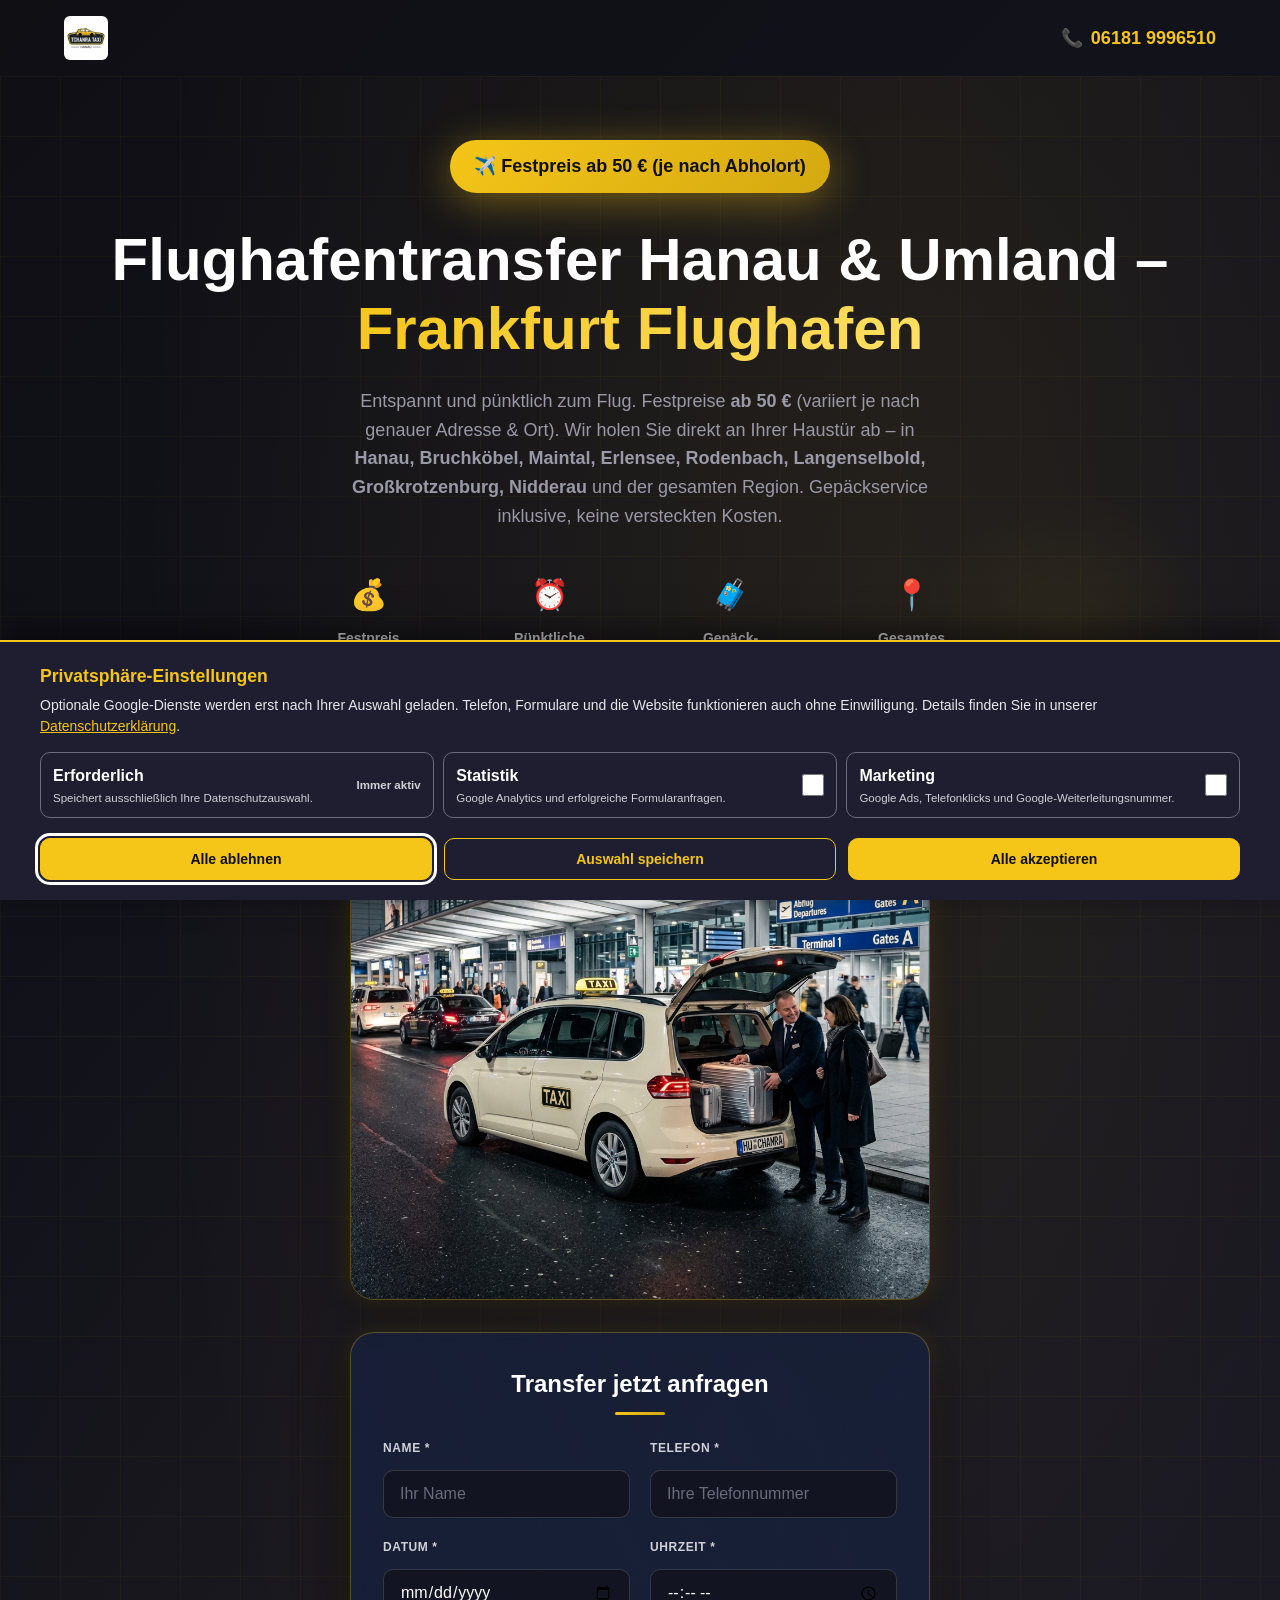
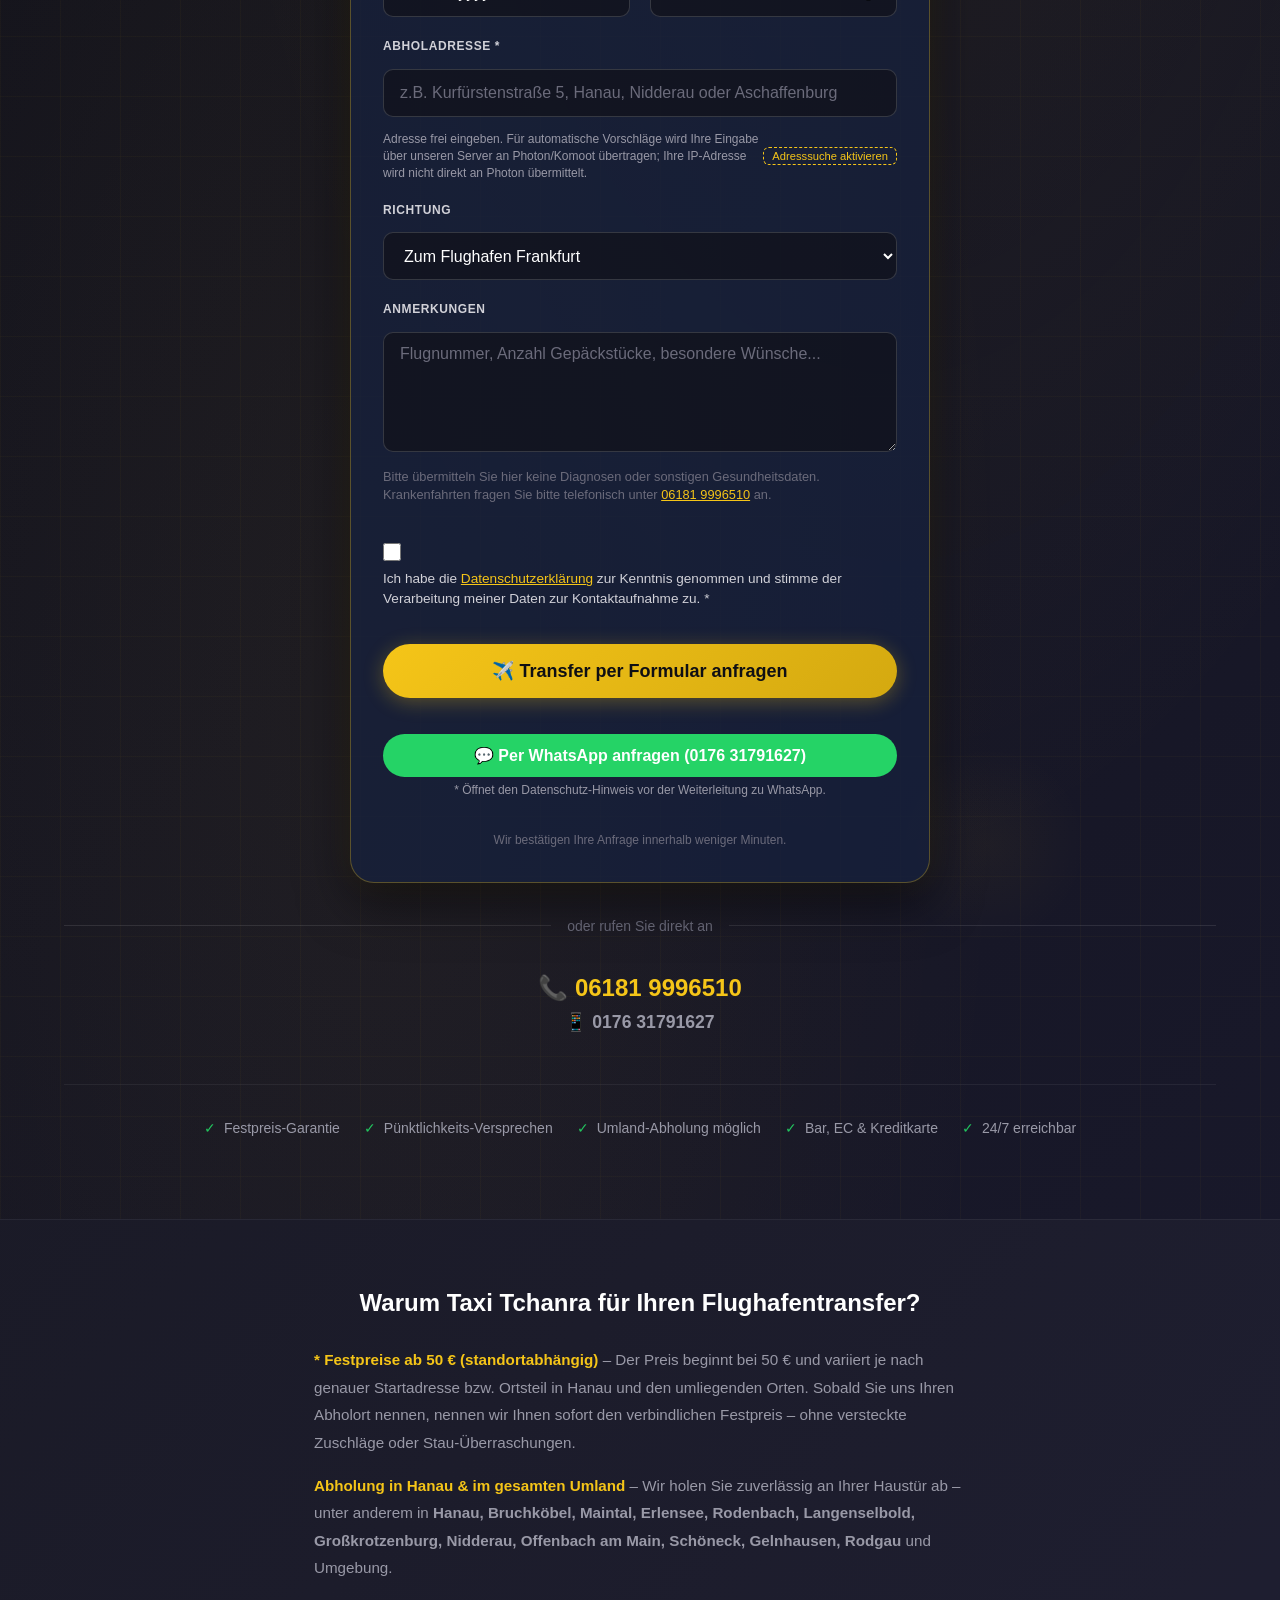
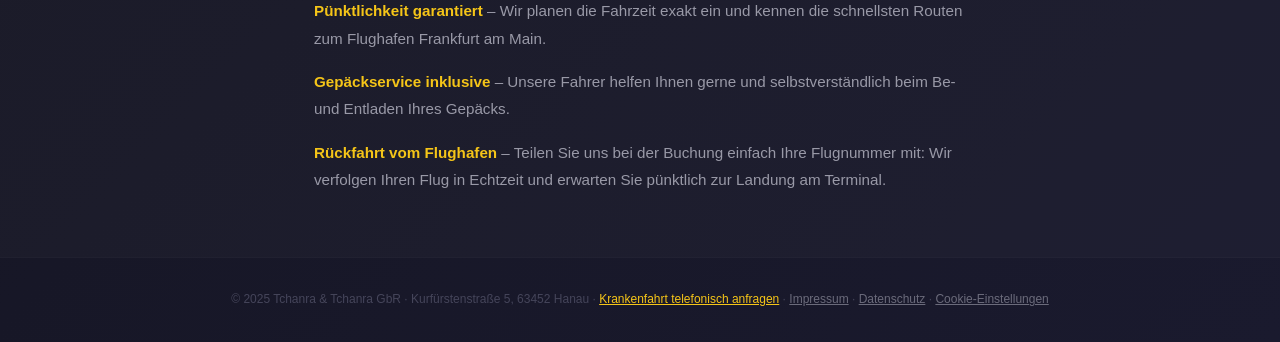
<file: flughafentransfer.html>
<!DOCTYPE html>
<html lang="de">
<head>
  <meta charset="UTF-8">
  <meta name="viewport" content="width=device-width, initial-scale=1.0">

  <!-- Google-Dienste werden erst nach Einwilligung durch js/main.js geladen. -->

  <!-- SEO -->
  <title>Flughafentransfer Hanau – Frankfurt Flughafen ab 50 € | Taxi Tchanra</title>
  <meta name="description" content="Flughafentransfer Hanau – Frankfurt Flughafen ab 50 €. Festpreis, pünktliche Abholung, Gepäckservice. Jetzt anrufen: 06181 9996510. Auch Abholung aus dem Hanauer Umland.">
  <meta name="keywords" content="Flughafentransfer Hanau, Taxi Hanau Flughafen Frankfurt, Flughafentaxi Hanau, Transfer Hanau FRA">
  <meta name="robots" content="index, follow">
  <link rel="canonical" href="https://hanau-taxi-tchanra.de/flughafentransfer">

  <!-- Open Graph -->
  <meta property="og:title" content="Flughafentransfer Hanau – Frankfurt Flughafen ab 50 €">
  <meta property="og:description" content="Festpreis, pünktliche Abholung, Gepäckservice. Taxi Hanau Tchanra – Jetzt buchen!">
  <meta property="og:type" content="website">
  <meta property="og:url" content="https://hanau-taxi-tchanra.de/flughafentransfer">
  <meta property="og:locale" content="de_DE">

  <!-- Security Headers -->
  <meta http-equiv="X-Content-Type-Options" content="nosniff">
  <meta http-equiv="X-Frame-Options" content="SAMEORIGIN">
  <meta http-equiv="Referrer-Policy" content="strict-origin-when-cross-origin">

  <!-- Styles -->
  <link rel="stylesheet" href="css/style.css">

  <!-- Favicon -->
  <link rel="icon" href="data:image/svg+xml,<svg xmlns='http://www.w3.org/2000/svg' viewBox='0 0 100 100'><text y='.9em' font-size='90'>🚕</text></svg>">
</head>
<body>

  <!-- ===== LANDING PAGE — No main navigation (Conversion Focus) ===== -->
  <div class="landing">

    <!-- Top Bar (Logo + Phone only) -->
    <div class="container">
      <div class="landing__topbar">
        <a href="/" class="landing__logo" aria-label="Taxi Hanau Tchanra – Startseite">
          <img src="images/logo.png" alt="Taxi Hanau Tchanra Logo" class="header__logo-img">
        </a>
        <a href="tel:+4961819996510" class="landing__phone-top" data-tracking="landing-phone-top" id="landing-phone-top">
          <span aria-hidden="true">📞</span>
          06181 9996510
        </a>
      </div>
    </div>

    <!-- Hero Section -->
    <section class="landing__hero" aria-label="Flughafentransfer Hanau Frankfurt">
      <div class="hero__bg">
        <div class="hero__bg-grid"></div>
      </div>
      <div class="hero__float hero__float--1"></div>
      <div class="hero__float hero__float--2"></div>

      <div class="container" style="position:relative; z-index:2;">

        <!-- Price Badge -->
        <div class="landing__price-badge" id="price-badge">
          ✈️ Festpreis ab 50 € (je nach Abholort)
        </div>

        <h1 class="landing__title">
          Flughafentransfer Hanau &amp; Umland –<br>
          <span class="hero__title-highlight">Frankfurt Flughafen</span>
        </h1>

        <p class="landing__subtitle">
          Entspannt und pünktlich zum Flug. Festpreise <strong>ab 50&nbsp;€</strong> (variiert je nach genauer Adresse &amp; Ort). 
          Wir holen Sie direkt an Ihrer Haustür ab – in <strong>Hanau, Bruchköbel, Maintal, Erlensee, Rodenbach, Langenselbold, Großkrotzenburg, Nidderau</strong> und der gesamten Region. 
          Gepäckservice inklusive, keine versteckten Kosten.
        </p>

        <!-- Benefits -->
        <div class="landing__benefits">
          <div class="landing__benefit">
            <div class="landing__benefit-icon" aria-hidden="true">💰</div>
            <div class="landing__benefit-text">Festpreis<br>ab 50 €*</div>
          </div>
          <div class="landing__benefit">
            <div class="landing__benefit-icon" aria-hidden="true">⏰</div>
            <div class="landing__benefit-text">Pünktliche<br>Abholung</div>
          </div>
          <div class="landing__benefit">
            <div class="landing__benefit-icon" aria-hidden="true">🧳</div>
            <div class="landing__benefit-text">Gepäck-<br>service</div>
          </div>
          <div class="landing__benefit">
            <div class="landing__benefit-icon" aria-hidden="true">📍</div>
            <div class="landing__benefit-text">Gesamtes<br>Umland</div>
          </div>
        </div>

        <!-- CTA Area -->
        <div class="landing__cta-area">

          <!-- Photo Preview -->
          <div style="max-width: 580px; margin: 0 auto 2rem; border-radius: var(--radius-xl); overflow: hidden; border: 1px solid rgba(245,197,24,0.3); box-shadow: var(--shadow-xl), 0 0 30px rgba(245,197,24,0.15);">
            <img src="images/flughafen-touran.jpg" alt="Taxi Hanau Tchanra Flughafentransfer am Flughafen Frankfurt (FRA)" style="width:100%; height:auto; display:block;">
          </div>

          <!-- Booking Form -->
          <div class="landing__form-wrap">
            <h2 class="landing__form-title">Transfer jetzt anfragen</h2>

            <form class="form landing__form" data-form="landing-flughafentransfer" id="landing-form">
              <!-- Honeypot -->
              <div class="form__hp" aria-hidden="true">
                <label for="hp-website">Website</label>
                <input type="text" id="hp-website" name="website" tabindex="-1" autocomplete="off">
              </div>

              <div class="form__row">
                <div class="form__group">
                  <label for="landing-name" class="form__label">Name *</label>
                  <input type="text" id="landing-name" name="name" class="form__input" required placeholder="Ihr Name" autocomplete="name">
                </div>
                <div class="form__group">
                  <label for="landing-phone" class="form__label">Telefon *</label>
                  <input type="tel" id="landing-phone" name="phone" class="form__input" required placeholder="Ihre Telefonnummer" autocomplete="tel">
                </div>
              </div>

              <div class="form__row">
                <div class="form__group">
                  <label for="landing-date" class="form__label">Datum *</label>
                  <input type="date" id="landing-date" name="date" class="form__input" required>
                </div>
                <div class="form__group">
                  <label for="landing-time" class="form__label">Uhrzeit *</label>
                  <input type="time" id="landing-time" name="time" class="form__input" required>
                </div>
              </div>

              <div class="form__group">
                <label for="landing-pickup" class="form__label">Abholadresse *</label>
                <div class="autocomplete-wrapper" style="position:relative;">
                  <input type="text" id="landing-pickup" name="pickup" class="form__input autocomplete-input" placeholder="z.B. Kurfürstenstraße 5, Hanau, Nidderau oder Aschaffenburg" autocomplete="off" required aria-autocomplete="list">
                  <ul id="autocomplete-results" class="autocomplete-list" role="listbox" hidden></ul>
                </div>
                <div class="autocomplete-hint">
                  <span>
                    Adresse frei eingeben. Für automatische Vorschläge wird Ihre Eingabe über unseren Server
                    an Photon/Komoot übertragen; Ihre IP-Adresse wird nicht direkt an Photon übermittelt.
                  </span>
                  <button type="button" class="btn-optin-live" id="enable-address-search" aria-pressed="false">
                    Adresssuche aktivieren
                  </button>
                </div>
                <span class="sr-only" id="address-search-status" role="status" aria-live="polite"></span>
              </div>

              <div class="form__group">
                <label for="landing-direction" class="form__label">Richtung</label>
                <select id="landing-direction" name="direction" class="form__select">
                  <option value="zum-flughafen">Zum Flughafen Frankfurt</option>
                  <option value="vom-flughafen">Vom Flughafen Frankfurt</option>
                </select>
              </div>

              <div class="form__group">
                <label for="landing-message" class="form__label">Anmerkungen</label>
                <textarea id="landing-message" name="message" class="form__textarea" rows="3" placeholder="Flugnummer, Anzahl Gepäckstücke, besondere Wünsche..."></textarea>
                <p style="font-size:0.8rem; color:var(--color-gray-500); margin-top:0.5rem; line-height:1.4;">
                  Bitte übermitteln Sie hier keine Diagnosen oder sonstigen Gesundheitsdaten.
                  Krankenfahrten fragen Sie bitte telefonisch unter
                  <a href="tel:+4961819996510" style="color:var(--color-gold); text-decoration:underline;">06181 9996510</a> an.
                </p>
              </div>

              <!-- DSGVO Checkbox -->
              <div class="form__group" style="display:flex; align-items:flex-start; gap:0.5rem; margin: 1rem 0;">
                <input type="checkbox" id="landing-privacy" name="privacy" required style="margin-top:0.25rem; accent-color:var(--color-gold); width:18px; height:18px; cursor:pointer;">
                <label for="landing-privacy" style="font-size:0.85rem; color:var(--color-gray-300); line-height:1.4; cursor:pointer;">
                  Ich habe die <a href="/kontakt#datenschutz" target="_blank" style="color:var(--color-gold); text-decoration:underline;">Datenschutzerklärung</a> zur Kenntnis genommen und stimme der Verarbeitung meiner Daten zur Kontaktaufnahme zu. *
                </label>
              </div>

              <button type="submit" class="btn btn-primary btn-lg" style="width:100%;" data-tracking="landing-form-submit" id="landing-submit">
                ✈️ Transfer per Formular anfragen
              </button>

              <div style="margin-top: 1rem; text-align: center;">
                <button type="button" class="btn" style="background:#25D366; color:#fff; font-weight:700; width:100%; cursor:pointer;" onclick="document.getElementById('wa-modal-overlay').classList.add('wa-modal--open');" data-tracking="whatsapp-landing">
                  💬 Per WhatsApp anfragen (0176 31791627)
                </button>
                <span style="font-size:0.75rem; color:var(--color-gray-400); display:block; margin-top:0.4rem; line-height:1.3;">
                  * Öffnet den Datenschutz-Hinweis vor der Weiterleitung zu WhatsApp.
                </span>
              </div>

              <p class="form__hint" style="text-align:center; margin-top:0.75rem; color: var(--color-gray-500);">
                Wir bestätigen Ihre Anfrage innerhalb weniger Minuten.
              </p>
            </form>
          </div>

          <!-- Or divider -->
          <div class="landing__or">oder rufen Sie direkt an</div>

          <!-- Direct Call -->
          <div class="landing__direct-call">
            <a href="tel:+4961819996510" data-tracking="landing-direct-call" id="landing-direct-call">
              📞 06181 9996510
            </a>
            <br>
            <a href="tel:+4917631791627" style="font-size:1.1rem; color: var(--color-gray-400);" data-tracking="landing-direct-mobile">
              📱 0176 31791627
            </a>
          </div>

        </div>

        <!-- Trust Row -->
        <div class="landing__trust-row">
          <div class="landing__trust-item">
            <span class="landing__trust-check" aria-hidden="true">✓</span>
            Festpreis-Garantie
          </div>
          <div class="landing__trust-item">
            <span class="landing__trust-check" aria-hidden="true">✓</span>
            Pünktlichkeits-Versprechen
          </div>
          <div class="landing__trust-item">
            <span class="landing__trust-check" aria-hidden="true">✓</span>
            Umland-Abholung möglich
          </div>
          <div class="landing__trust-item">
            <span class="landing__trust-check" aria-hidden="true">✓</span>
            Bar, EC &amp; Kreditkarte
          </div>
          <div class="landing__trust-item">
            <span class="landing__trust-check" aria-hidden="true">✓</span>
            24/7 erreichbar
          </div>
        </div>

      </div>
    </section>

    <!-- Info Section -->
    <section style="padding: 4rem 0; background: rgba(255,255,255,0.02); border-top: 1px solid rgba(255,255,255,0.06);" aria-label="Warum Taxi Tchanra für Ihren Flughafentransfer?">
      <div class="container" style="max-width: 700px;">
        <h2 style="color: var(--color-white); font-size: 1.5rem; font-weight: 700; margin-bottom: 1.5rem; text-align: center;">
          Warum Taxi Tchanra für Ihren Flughafentransfer?
        </h2>
        <div style="color: var(--color-gray-400); line-height: 1.8; font-size: 0.95rem;">
          <p style="margin-bottom: 1rem;">
            <strong style="color: var(--color-gold);">* Festpreise ab 50 € (standortabhängig)</strong> – Der Preis beginnt bei 50&nbsp;€ und variiert je nach genauer Startadresse bzw. Ortsteil in Hanau und den umliegenden Orten. Sobald Sie uns Ihren Abholort nennen, nennen wir Ihnen sofort den verbindlichen Festpreis – ohne versteckte Zuschläge oder Stau-Überraschungen.
          </p>
          <p style="margin-bottom: 1rem;">
            <strong style="color: var(--color-gold);">Abholung in Hanau &amp; im gesamten Umland</strong> – Wir holen Sie zuverlässig an Ihrer Haustür ab – unter anderem in <strong>Hanau, Bruchköbel, Maintal, Erlensee, Rodenbach, Langenselbold, Großkrotzenburg, Nidderau, Offenbach am Main, Schöneck, Gelnhausen, Rodgau</strong> und Umgebung.
          </p>
          <p style="margin-bottom: 1rem;">
            <strong style="color: var(--color-gold);">Pünktlichkeit garantiert</strong> – Wir planen die Fahrzeit exakt ein und kennen die schnellsten Routen zum Flughafen Frankfurt am Main.
          </p>
          <p style="margin-bottom: 1rem;">
            <strong style="color: var(--color-gold);">Gepäckservice inklusive</strong> – Unsere Fahrer helfen Ihnen gerne und selbstverständlich beim Be- und Entladen Ihres Gepäcks.
          </p>
          <p>
            <strong style="color: var(--color-gold);">Rückfahrt vom Flughafen</strong> – Teilen Sie uns bei der Buchung einfach Ihre Flugnummer mit: Wir verfolgen Ihren Flug in Echtzeit und erwarten Sie pünktlich zur Landung am Terminal.
          </p>
        </div>
      </div>
    </section>

    <!-- Minimal Footer -->
    <footer class="landing__footer">
      <div class="container">
        <p>
          &copy; 2025 Tchanra &amp; Tchanra GbR · Kurfürstenstraße 5, 63452 Hanau ·
          <a href="tel:+4961819996510" style="color: var(--color-gold);">Krankenfahrt telefonisch anfragen</a> ·
          <a href="/kontakt#impressum">Impressum</a> ·
          <a href="/kontakt#datenschutz">Datenschutz</a> ·
          <a href="#cookie-settings" id="open-cookie-banner">Cookie-Einstellungen</a>
        </p>
      </div>
    </footer>

  </div>

  <!-- ===== MOBILE STICKY CTA ===== -->
  <div class="mobile-cta" aria-label="Schnellkontakt">
    <div class="mobile-cta__inner">
      <a href="tel:+4961819996510" class="mobile-cta__btn mobile-cta__btn--primary" data-tracking="mobile-sticky-call">
        📞 Anrufen
      </a>
      <a href="#landing-form" class="mobile-cta__btn mobile-cta__btn--secondary" data-tracking="mobile-sticky-booking">
        ✈️ Buchen
      </a>
    </div>
  </div>

  <!-- Scripts -->
  <script src="js/main.js"></script>
</body>
</html>
</file>
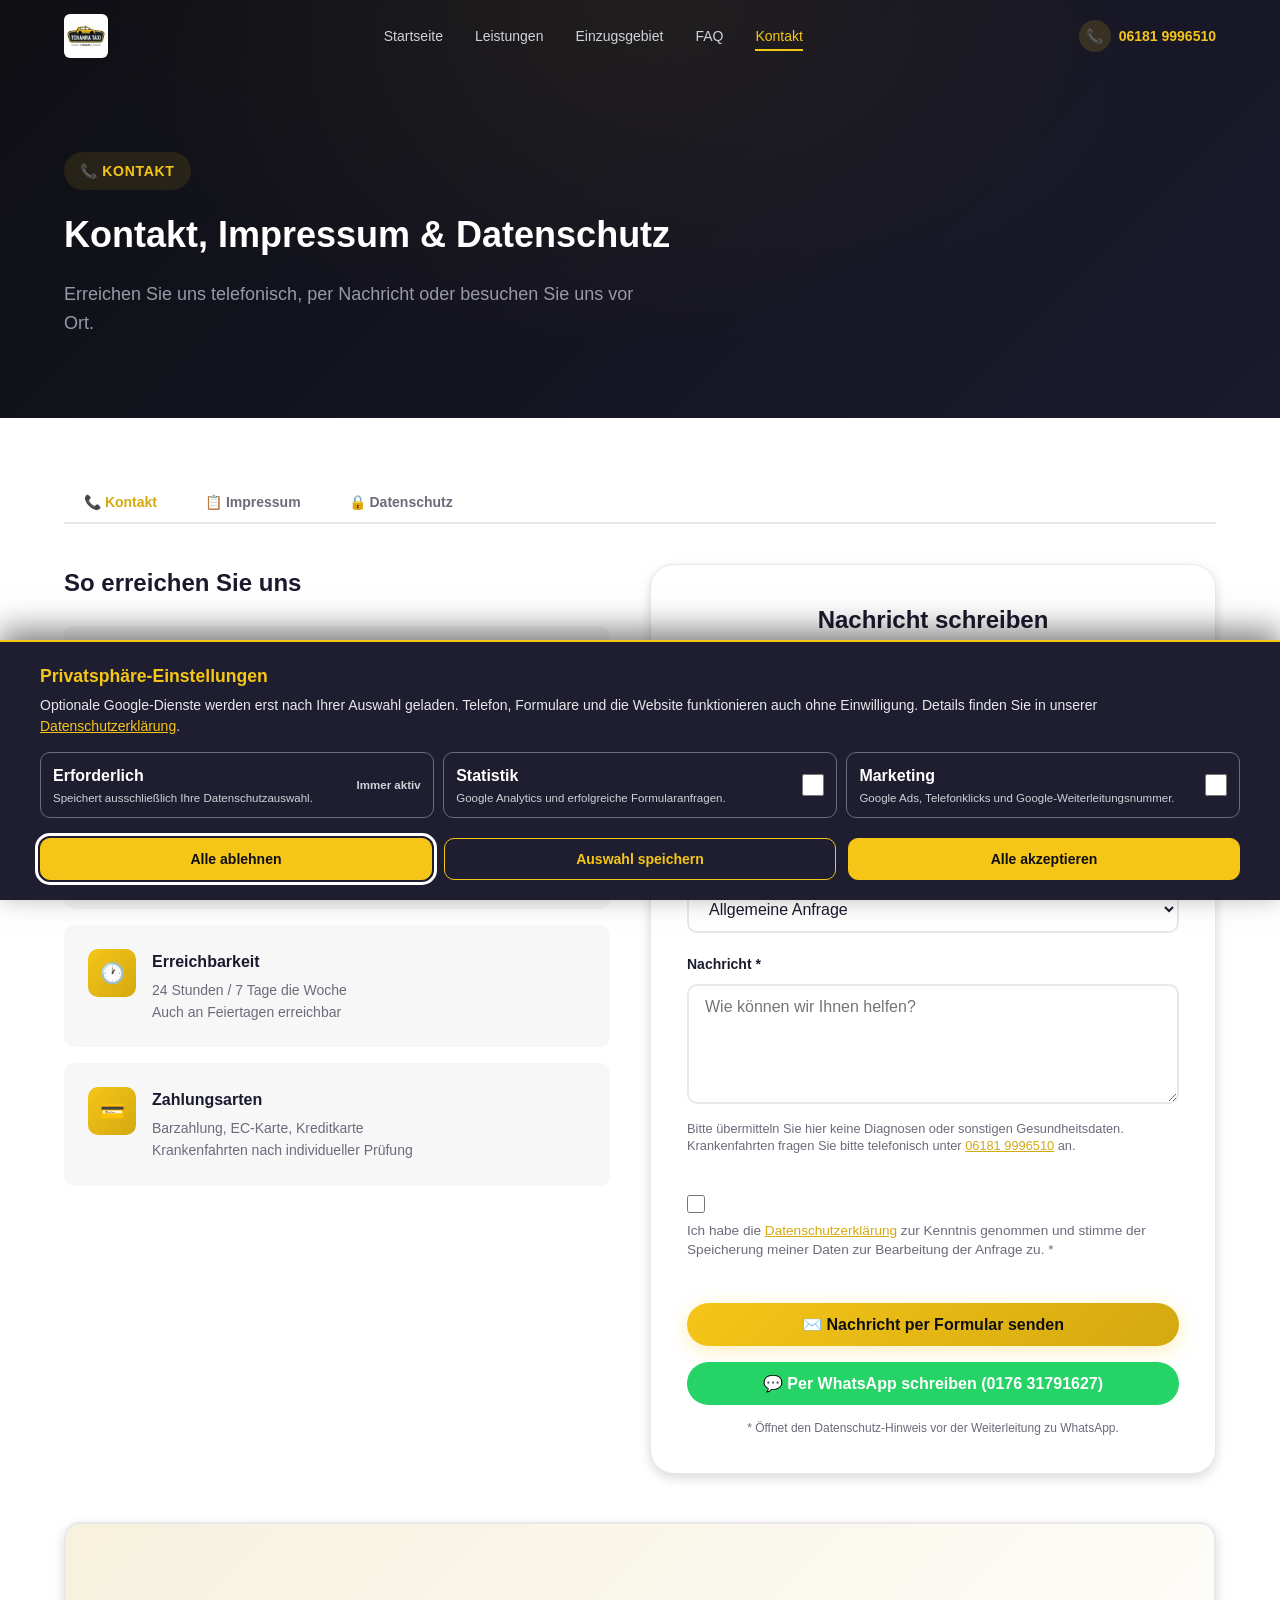
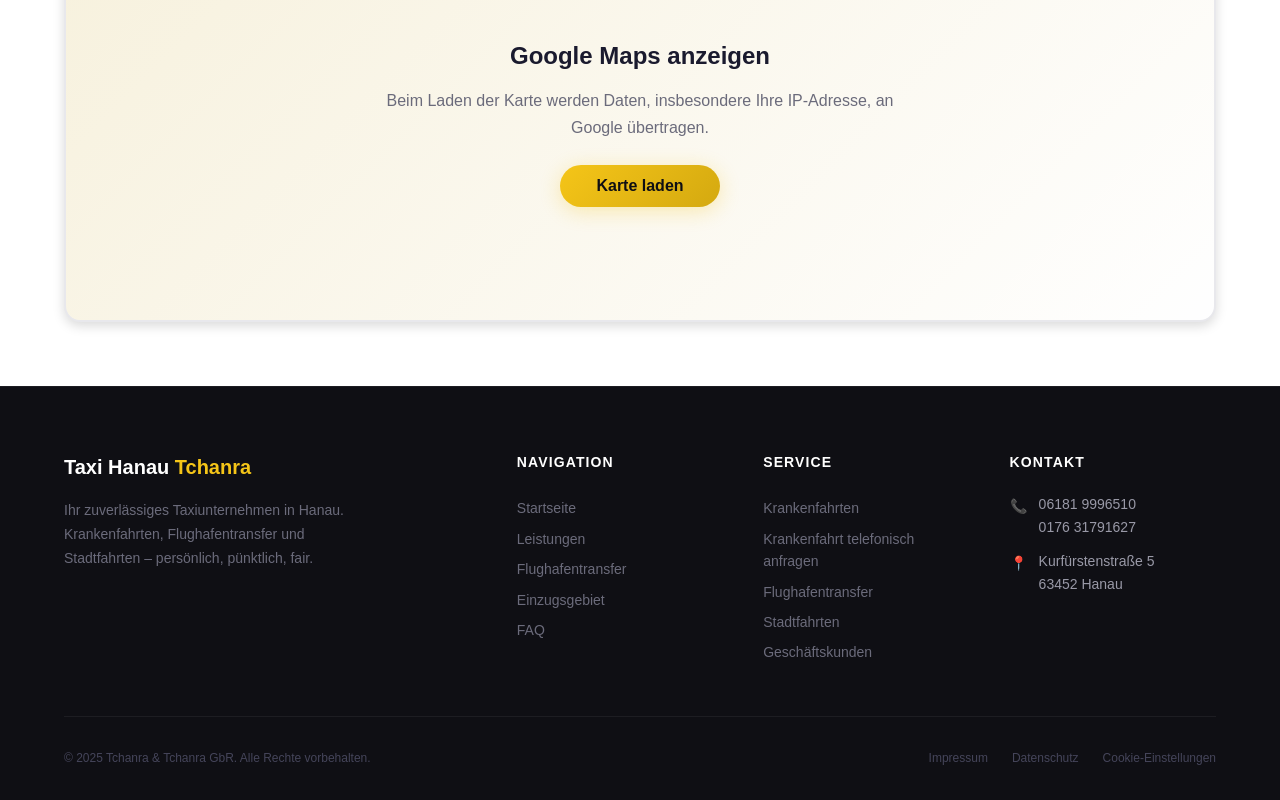
<file: kontakt.html>
<!DOCTYPE html>
<html lang="de">
<head>
  <meta charset="UTF-8">
  <meta name="viewport" content="width=device-width, initial-scale=1.0">

  <!-- Google-Dienste werden erst nach Einwilligung durch js/main.js geladen. -->

  <!-- SEO -->
  <title>Kontakt & Impressum – Taxi Hanau Tchanra | 06181 9996510</title>
  <meta name="description" content="Kontakt Taxi Hanau Tchanra: Telefon 06181 9996510, Kurfürstenstraße 5, 63452 Hanau. Impressum und Datenschutzerklärung.">
  <meta name="robots" content="index, follow">
  <link rel="canonical" href="https://hanau-taxi-tchanra.de/kontakt">

  <!-- Security Headers -->
  <meta http-equiv="X-Content-Type-Options" content="nosniff">
  <meta http-equiv="X-Frame-Options" content="SAMEORIGIN">
  <meta http-equiv="Referrer-Policy" content="strict-origin-when-cross-origin">

  <link rel="stylesheet" href="css/style.css">
  <link rel="icon" href="data:image/svg+xml,<svg xmlns='http://www.w3.org/2000/svg' viewBox='0 0 100 100'><text y='.9em' font-size='90'>🚕</text></svg>">
</head>
<body>

  <a href="#main" class="skip-link">Zum Inhalt springen</a>

  <!-- ===== HEADER ===== -->
  <header class="header header--transparent" role="banner">
    <div class="container header__inner">
      <a href="/" class="header__logo" aria-label="Taxi Hanau Tchanra – Startseite">
        <img src="images/logo.png" alt="Taxi Hanau Tchanra Logo" class="header__logo-img">
      </a>
      <nav class="header__nav" role="navigation" aria-label="Hauptnavigation">
        <a href="/" class="header__nav-link">Startseite</a>
        <a href="/leistungen" class="header__nav-link">Leistungen</a>
        <a href="/einzugsgebiet" class="header__nav-link">Einzugsgebiet</a>
        <a href="/faq" class="header__nav-link">FAQ</a>
        <a href="/kontakt" class="header__nav-link header__nav-link--active">Kontakt</a>
      </nav>
      <a href="tel:+4961819996510" class="header__phone" data-tracking="phone-header">
        <span class="header__phone-icon" aria-hidden="true">📞</span>
        <span>06181 9996510</span>
      </a>
      <button class="burger" aria-label="Menü öffnen" aria-expanded="false">
        <span class="burger__line"></span>
        <span class="burger__line"></span>
        <span class="burger__line"></span>
      </button>
    </div>
  </header>

  <main id="main">

    <!-- Page Header -->
    <section class="page-header">
      <div class="container page-header__content">
        <span class="section-badge">📞 Kontakt</span>
        <h1 class="page-header__title">Kontakt, Impressum &amp; Datenschutz</h1>
        <p class="page-header__subtitle">
          Erreichen Sie uns telefonisch, per Nachricht oder besuchen Sie uns vor Ort.
        </p>
      </div>
    </section>

    <!-- Tab Navigation -->
    <section class="content-section" aria-label="Kontakt und rechtliche Informationen">
      <div class="container">

        <div class="tab-nav" role="tablist">
          <button class="tab-nav__btn tab-nav__btn--active" data-tab="tab-kontakt" role="tab" aria-selected="true" id="tab-btn-kontakt">
            📞 Kontakt
          </button>
          <button class="tab-nav__btn" data-tab="tab-impressum" role="tab" aria-selected="false" id="tab-btn-impressum">
            📋 Impressum
          </button>
          <button class="tab-nav__btn" data-tab="tab-datenschutz" role="tab" aria-selected="false" id="tab-btn-datenschutz">
            🔒 Datenschutz
          </button>
        </div>

        <!-- ===== TAB: KONTAKT ===== -->
        <div class="tab-panel tab-panel--active" id="tab-kontakt" role="tabpanel">

          <div class="contact-grid">

            <!-- Contact Info -->
            <div>
              <h2 style="font-size: 1.5rem; font-weight: 700; margin-bottom: 1.5rem;">So erreichen Sie uns</h2>

              <div class="contact-info-card">
                <div class="contact-info-card__icon" aria-hidden="true">📞</div>
                <div>
                  <div class="contact-info-card__title">Telefon</div>
                  <div class="contact-info-card__text">
                    <a href="tel:+4961819996510">06181 9996510</a> (Festnetz)<br>
                    <a href="tel:+4917631791627">0176 31791627</a> (Mobil / WhatsApp)
                  </div>
                </div>
              </div>

              <div class="contact-info-card">
                <div class="contact-info-card__icon" aria-hidden="true">📍</div>
                <div>
                  <div class="contact-info-card__title">Adresse</div>
                  <div class="contact-info-card__text">
                    Taxi Hanau Tchanra<br>
                    Kurfürstenstraße 5<br>
                    63452 Hanau
                  </div>
                </div>
              </div>

              <div class="contact-info-card">
                <div class="contact-info-card__icon" aria-hidden="true">🕐</div>
                <div>
                  <div class="contact-info-card__title">Erreichbarkeit</div>
                  <div class="contact-info-card__text">
                    24 Stunden / 7 Tage die Woche<br>
                    Auch an Feiertagen erreichbar
                  </div>
                </div>
              </div>

              <div class="contact-info-card">
                <div class="contact-info-card__icon" aria-hidden="true">💳</div>
                <div>
                  <div class="contact-info-card__title">Zahlungsarten</div>
                  <div class="contact-info-card__text">
                    Barzahlung, EC-Karte, Kreditkarte<br>
                    Krankenfahrten nach individueller Prüfung
                  </div>
                </div>
              </div>
            </div>

            <!-- Contact Form -->
            <div>
              <div style="background: var(--color-white); padding: 2.25rem; border-radius: var(--radius-xl); border: 1px solid var(--color-gray-200); box-shadow: var(--shadow-md);">
                <h2 style="font-size: 1.5rem; font-weight: 800; margin-bottom: 1.5rem; color: var(--color-dark); text-align: center;">Nachricht schreiben</h2>

                <form class="form" data-form="kontakt" id="contact-form">
                <!-- Honeypot -->
                <div class="form__hp" aria-hidden="true">
                  <label for="hp-url">URL</label>
                  <input type="text" id="hp-url" name="url" tabindex="-1" autocomplete="off">
                </div>

                <div class="form__row">
                  <div class="form__group">
                    <label for="contact-name" class="form__label">Name *</label>
                    <input type="text" id="contact-name" name="name" class="form__input" required placeholder="Ihr Name" autocomplete="name">
                  </div>
                  <div class="form__group">
                    <label for="contact-phone" class="form__label">Telefon *</label>
                    <input type="tel" id="contact-phone" name="phone" class="form__input" required placeholder="Ihre Telefonnummer" autocomplete="tel">
                  </div>
                </div>

                <div class="form__group">
                  <label for="contact-email" class="form__label">E-Mail</label>
                  <input type="email" id="contact-email" name="email" class="form__input" placeholder="Ihre E-Mail-Adresse (optional)" autocomplete="email">
                </div>

                <div class="form__group">
                  <label for="contact-subject" class="form__label">Betreff</label>
                  <select id="contact-subject" name="subject" class="form__select">
                    <option value="allgemein">Allgemeine Anfrage</option>
                    <option value="flughafentransfer">Flughafentransfer</option>
                    <option value="vorbestellung">Taxi vorbestellen</option>
                    <option value="geschaeftskunde">Geschäftskunden-Anfrage</option>
                    <option value="sonstiges">Sonstiges</option>
                  </select>
                </div>

                <div class="form__group">
                  <label for="contact-message" class="form__label">Nachricht *</label>
                  <textarea id="contact-message" name="message" class="form__textarea" required placeholder="Wie können wir Ihnen helfen?" rows="5"></textarea>
                  <p style="font-size:0.8rem; color:var(--color-gray-500); margin-top:0.5rem; line-height:1.4;">
                    Bitte übermitteln Sie hier keine Diagnosen oder sonstigen Gesundheitsdaten.
                    Krankenfahrten fragen Sie bitte telefonisch unter
                    <a href="tel:+4961819996510" style="color:var(--color-gold-dark); text-decoration:underline;">06181 9996510</a> an.
                  </p>
                </div>

                <!-- DSGVO Checkbox -->
                <div class="form__group" style="display:flex; align-items:flex-start; gap:0.5rem; margin: 1rem 0;">
                  <input type="checkbox" id="contact-privacy" name="privacy" required style="margin-top:0.25rem; accent-color:var(--color-gold); width:18px; height:18px; cursor:pointer;">
                  <label for="contact-privacy" style="font-size:0.85rem; color:var(--color-gray-500); line-height:1.4; cursor:pointer;">
                    Ich habe die <a href="#datenschutz" onclick="document.getElementById('tab-btn-datenschutz').click();" style="color:var(--color-gold-dark); text-decoration:underline;">Datenschutzerklärung</a> zur Kenntnis genommen und stimme der Speicherung meiner Daten zur Bearbeitung der Anfrage zu. *
                  </label>
                </div>

                <div class="form__submit-row" style="flex-direction:column; align-items:stretch; gap:1rem;">
                  <button type="submit" class="btn btn-primary" data-tracking="kontakt-form-submit" id="contact-submit" style="width:100%;">
                    ✉️ Nachricht per Formular senden
                  </button>

                  <button type="button" class="btn" style="background:#25D366; color:#fff; font-weight:700; width:100%; cursor:pointer;" onclick="document.getElementById('wa-modal-overlay').classList.add('wa-modal--open');" data-tracking="whatsapp-kontakt">
                    💬 Per WhatsApp schreiben (0176 31791627)
                  </button>
                  <span style="font-size:0.75rem; color:var(--color-gray-500); text-align:center; line-height:1.3;">
                    * Öffnet den Datenschutz-Hinweis vor der Weiterleitung zu WhatsApp.
                  </span>
                </div>
              </form>
            </div>
          </div>

          </div>

          <!-- Map -->
          <div class="map-wrapper map-consent" style="margin-top: 3rem;">
            <div class="map-consent__content">
              <h2 class="map-consent__title">Google Maps anzeigen</h2>
              <p class="map-consent__text">
                Beim Laden der Karte werden Daten, insbesondere Ihre IP-Adresse, an Google übertragen.
              </p>
              <button
                type="button"
                class="btn btn-primary map-consent__btn"
                data-map-src="https://www.google.com/maps/embed?pb=!1m18!1m12!1m3!1d2554.5!2d8.9169!3d50.1268!2m3!1f0!2f0!3f0!3m2!1i1024!2i768!4f13.1!3m3!1m2!1s0x47bd0e9db5a84b11%3A0x4c44c80e8f3e7a59!2sKurf%C3%BCrstenstra%C3%9Fe%205%2C%2063452%20Hanau!5e0!3m2!1sde!2sde!4v1700000000000!5m2!1sde!2sde"
                data-map-title="Standort Taxi Hanau Tchanra auf Google Maps">
                Karte laden
              </button>
            </div>
          </div>

        </div>

        <!-- ===== TAB: IMPRESSUM ===== -->
        <div class="tab-panel" id="tab-impressum" role="tabpanel">
          <div class="legal-content">

            <h2 id="impressum" style="scroll-margin-top: calc(var(--header-height) + var(--space-4));">Impressum</h2>
            <p>
              Tchanra &amp; Tchanra GbR<br>
              Kurfürstenstraße 5<br>
              63452 Hanau<br>
              Deutschland
            </p>

            <h3>Kontakt</h3>
            <p>
              Tel.: <a href="tel:+4917631791627">017631791627</a><br>
              E-Mail: <a href="mailto:taxitchanra@gmail.com">taxitchanra@gmail.com</a>
            </p>

            <h3>Vertretungsberechtigte Gesellschafter</h3>
            <p>
              Siman Tchanra, Monoj-Kumar Tchanra
            </p>

            <h3>Umsatzsteuer-ID</h3>
            <p>
              Umsatzsteuer-Identifikationsnummer: DE459755104
            </p>

            <h3>Zuständige Genehmigungsbehörde</h3>
            <p>
              Magistrat der Stadt Hanau<br>
              Ordnungsamt<br>
              Steinheimer Straße 1b<br>
              63450 Hanau
            </p>

            <p>
              Wir sind zur Teilnahme an einem Streitbeilegungsverfahren vor einer
              Verbraucherschlichtungsstelle weder verpflichtet noch bereit.
            </p>

            <p><small>Stand: 19.11.2026, 00:33:30</small></p>

          </div>
        </div>

        <!-- ===== TAB: DATENSCHUTZ ===== -->
        <div class="tab-panel" id="tab-datenschutz" role="tabpanel">
          <div class="legal-content">

            <h2 id="datenschutz">Datenschutzerklärung</h2>

            <h3>1. Datenschutz auf einen Blick</h3>

            <h3>Allgemeine Hinweise</h3>
            <p>
              Die folgenden Hinweise geben einen einfachen Überblick darüber, was mit Ihren 
              personenbezogenen Daten passiert, wenn Sie diese Website besuchen. 
              Personenbezogene Daten sind alle Daten, mit denen Sie persönlich identifiziert 
              werden können. Ausführliche Informationen zum Thema Datenschutz entnehmen Sie 
              unserer nachfolgend aufgeführten Datenschutzerklärung.
            </p>

            <h3>Verantwortliche Stelle</h3>
            <p>
              Tchanra &amp; Tchanra GbR<br>
              Kurfürstenstraße 5<br>
              63452 Hanau<br>
              Telefon: <a href="tel:+4961819996510">06181 9996510</a><br>
              E-Mail: <a href="mailto:taxitchanra@gmail.com">taxitchanra@gmail.com</a><br>
              Vertreten durch: Siman Tchanra &amp; Monoj-Kumar Tchanra
            </p>
            <p>
              Verantwortliche Stelle ist die natürliche oder juristische Person, die allein 
              oder gemeinsam mit anderen über die Zwecke und Mittel der Verarbeitung von 
              personenbezogenen Daten entscheidet.
            </p>

            <h3>2. Hosting durch ALL-INKL</h3>
            <p>
              Wir hosten unsere Website bei <strong>ALL-INKL.COM - Neue Medien Münnich</strong>, 
              Inhaber: René Münnich, Hauptstraße 68, 02742 Friedersdorf (nachfolgend „ALL-INKL"). 
              Details entnehmen Sie der Datenschutzerklärung von ALL-INKL: 
              <a href="https://all-inkl.com/datenschutzinformationen/" target="_blank" rel="noopener noreferrer">https://all-inkl.com/datenschutzinformationen/</a>.
            </p>
            <p>
              Die Verwendung von ALL-INKL erfolgt auf Grundlage von Art. 6 Abs. 1 lit. f DSGVO. 
              Wir haben ein berechtigtes Interesse an einer möglichst zuverlässigen Darstellung 
              unserer Website. Wir haben mit ALL-INKL einen Vertrag über Auftragsverarbeitung (AVV) geschlossen.
            </p>
            <h3>Server-Log-Dateien</h3>
            <p>
              Der Provider der Seiten erhebt und speichert automatisch Informationen in sogenannten 
              Server-Log-Dateien, die Ihr Browser automatisch an uns übermittelt. Dies sind:
            </p>
            <ul>
              <li>Browsertyp und Browserversion</li>
              <li>Verwendetes Betriebssystem</li>
              <li>Referrer URL</li>
              <li>Hostname des zugreifenden Rechners</li>
              <li>Uhrzeit der Serveranfrage</li>
              <li>IP-Adresse</li>
            </ul>
            <p>
              Eine Zusammenführung dieser Daten mit anderen Datenquellen wird nicht vorgenommen. 
              Die Erfassung dieser Daten erfolgt auf Grundlage von Art. 6 Abs. 1 lit. f DSGVO.
            </p>

            <h3>3. Datenerfassung auf dieser Website</h3>

            <h3>Cookies, Google Analytics und Google Ads</h3>
            <p>
              Mit Ihrer Einwilligung nutzt unsere Website Google Analytics 4
              (<code>G-FTW99X5SP5</code>) sowie den Google Tag für Google Ads
              (<code>AW-11364909431</code>). Anbieter ist Google Ireland Limited („Google“),
              Gordon House, Barrow Street, Dublin 4, Irland.
            </p>
            <p>
              Wir verwenden den Basic Consent Mode. Vor Ihrer Auswahl sowie nach einer Ablehnung
              wird kein Google-Tracking-Skript geladen und es werden keine Messdaten an Google
              übertragen. Sie können Statistik und Marketing getrennt auswählen. Statistik umfasst
              die Reichweitenmessung und die Erfassung erfolgreich versendeter Formulare. Marketing
              umfasst Google-Ads-Conversions, Telefonklicks und die dynamische Anzeige einer
              Google-Weiterleitungsnummer für Besucher aus geeigneten Anzeigen.
            </p>
            <p>
              Die Formularereignisse enthalten ausschließlich die Formularart und Formular-ID, keine
              Namen, Telefonnummern, E-Mail-Adressen, Adressen oder Nachrichteninhalte. Bei der
              Website-Anrufmessung kann Google Informationen wie Zeitpunkt, Dauer und Zuordnung
              eines Anrufs zu einer Anzeige verarbeiten.
            </p>
            <p>
              <strong>Rechtsgrundlage &amp; Widerruf:</strong> Die Verarbeitung erfolgt auf Grundlage
              Ihrer Einwilligung gemäß Art. 6 Abs. 1 lit. a DSGVO und § 25 Abs. 1 TDDDG. Über
              <strong>„Cookie-Einstellungen“</strong> können Sie die Auswahl jederzeit ändern. Beim
              Widerruf werden erreichbare Google-Cookies und lokale Google-Kennungen gelöscht und
              die Seite ohne Google-Tracking neu geladen.
            </p>

            <h3>Kontaktformular</h3>
            <p>
              Wenn Sie uns per Kontaktformular Anfragen zukommen lassen, werden Ihre Angaben 
              aus dem Anfrageformular inklusive der von Ihnen dort angegebenen Kontaktdaten 
              zwecks Bearbeitung der Anfrage und für den Fall von Anschlussfragen bei uns 
              gespeichert. Die Anfrage wird per E-Mail an unsere Kontaktadresse 
              <a href="mailto:taxitchanra@gmail.com">taxitchanra@gmail.com</a> weitergeleitet. 
              Anbieter dieses Postfachs ist Google Ireland Limited, Gordon House, Barrow Street, 
              Dublin 4, Irland. Die IP-Adresse wird durch das Formular nicht im Inhalt der 
              Anfrage-E-Mail gespeichert.
            </p>
            <p>
              Die Verarbeitung dieser Daten erfolgt auf Grundlage von Art. 6 Abs. 1 lit. b DSGVO, 
              sofern Ihre Anfrage mit der Erfüllung eines Vertrags zusammenhängt oder zur 
              Durchführung vorvertraglicher Maßnahmen erforderlich ist. In allen übrigen Fällen 
              beruht die Verarbeitung auf unserem berechtigten Interesse an der effektiven 
              Bearbeitung der an uns gerichteten Anfragen (Art. 6 Abs. 1 lit. f DSGVO) oder 
              auf Ihrer Einwilligung (Art. 6 Abs. 1 lit. a DSGVO).
            </p>
            <p>
              Die von Ihnen im Kontaktformular eingegebenen Daten verbleiben bei uns, bis Sie 
              uns zur Löschung auffordern, Ihre Einwilligung zur Speicherung widerrufen oder 
              der Zweck für die Datenspeicherung entfällt. Zwingende gesetzliche Bestimmungen 
              – insbesondere Aufbewahrungsfristen – bleiben unberührt.
            </p>

            <h3>Anfrage per Telefon &amp; WhatsApp</h3>
            <p>
              Wenn Sie uns telefonisch oder per WhatsApp kontaktieren, wird Ihre Anfrage einschließlich aller 
              daraus hervorgehenden personenbezogenen Daten (Name, Telefonnummer, Nachrichteninhalte, Abholort) 
              zum Zwecke der Bearbeitung Ihres Anliegens bei uns gespeichert und verarbeitet. 
              Die Rechtsgrundlage ist Art. 6 Abs. 1 lit. b DSGVO (Vertragsanbahnung/-erfüllung) sowie 
              Art. 6 Abs. 1 lit. a DSGVO (Ihre Einwilligung durch aktives Anklicken des WhatsApp-Buttons).
            </p>
            <p>
              <strong>Hinweis zu WhatsApp:</strong> Anbieter von WhatsApp ist WhatsApp Ireland Limited, 
              4 Grand Canal Square, Grand Canal Harbour, Dublin 2, Irland (Muttergesellschaft: Meta Platforms Inc., USA). 
              Durch das Absenden einer Nachricht via WhatsApp werden Daten an Server von WhatsApp/Meta übertragen. 
              Wir haben keinen vollständigen Einfluss auf die Datenverarbeitung durch WhatsApp. Details entnehmen Sie 
              der Datenschutzerklärung von WhatsApp: 
              <a href="https://www.whatsapp.com/legal/privacy-policy-eea" target="_blank" rel="noopener noreferrer">https://www.whatsapp.com/legal/privacy-policy-eea</a>.
            </p>

            <h3>4. Google Maps</h3>
            <p>
              Diese Website nutzt den Kartendienst Google Maps über eine Einbindung per iFrame. 
              Anbieter ist die Google Ireland Limited („Google"), Gordon House, Barrow Street, 
              Dublin 4, Irland.
            </p>
            <p>
              Die Karte wird nicht automatisch geladen. Erst wenn Sie den Button „Karte laden" 
              anklicken, wird eine Verbindung zu den Servern von Google hergestellt. Dabei wird 
              dem Google-Server mitgeteilt, welche unserer Seiten Sie besucht haben. Zudem kann 
              Google Ihre IP-Adresse erfassen. Dies geschieht auch dann, wenn Sie nicht bei Google 
              eingeloggt sind.
            </p>
            <p>
              Das Laden von Google Maps erfolgt auf Grundlage Ihrer Einwilligung 
              (Art. 6 Abs. 1 lit. a DSGVO).
            </p>

            <h3>5. Schriftarten</h3>
            <p>
              Diese Seite nutzt lokale Systemschriftarten. Es werden keine Schriftarten von 
              externen Servern wie Google Fonts geladen.
            </p>

            <h3>6. Adress-Vorschlagsfunktion mit Photon/Komoot</h3>
            <p>
              Abholadressen können immer manuell eingegeben werden. Eine Eingabe wird standardmäßig
              nicht an einen Kartendienst übertragen. Erst wenn Sie die Schaltfläche
              „Adresssuche aktivieren“ betätigen, werden anschließend eingegebene Suchbegriffe über
              unseren Webserver an den Geodienst Photon/Komoot übertragen, um passende Vorschläge
              abzurufen.
            </p>
            <p>
              Ihre IP-Adresse wird dabei nicht direkt an Photon/Komoot übermittelt; der Dienst erhält
              jedoch den eingegebenen Suchbegriff und die IP-Adresse unseres Webservers. Die Aktivierung
              gilt nur für die aktuell geöffnete Seite. Die Verarbeitung erfolgt auf Grundlage Ihrer
              Einwilligung gemäß Art. 6 Abs. 1 lit. a DSGVO.
            </p>

            <h3>7. Ihre Rechte</h3>
            <p>Sie haben jederzeit das Recht:</p>
            <ul>
              <li>Auskunft über Ihre bei uns gespeicherten Daten zu erhalten (Art. 15 DSGVO)</li>
              <li>Die Berichtigung unrichtiger Daten zu verlangen (Art. 16 DSGVO)</li>
              <li>Die Löschung Ihrer Daten zu verlangen (Art. 17 DSGVO)</li>
              <li>Die Einschränkung der Verarbeitung zu verlangen (Art. 18 DSGVO)</li>
              <li>Der Verarbeitung zu widersprechen (Art. 21 DSGVO)</li>
              <li>Datenübertragbarkeit zu verlangen (Art. 20 DSGVO)</li>
            </ul>
            <p>
              Wenn Sie der Auffassung sind, dass die Verarbeitung Ihrer Daten gegen das 
              Datenschutzrecht verstößt, haben Sie das Recht, sich bei einer 
              Datenschutz-Aufsichtsbehörde zu beschweren (Art. 77 DSGVO).
            </p>
            <p>
              Zuständige Aufsichtsbehörde:<br>
              Der Hessische Beauftragte für Datenschutz und Informationsfreiheit<br>
              Gustav-Stresemann-Ring 1<br>
              65189 Wiesbaden<br>
              <a href="https://datenschutz.hessen.de" target="_blank" rel="noopener noreferrer">
              https://datenschutz.hessen.de</a>
            </p>

            <h3>8. SSL-/TLS-Verschlüsselung</h3>
            <p>
              Diese Seite nutzt aus Sicherheitsgründen und zum Schutz der Übertragung 
              vertraulicher Inhalte eine SSL- bzw. TLS-Verschlüsselung. Eine verschlüsselte 
              Verbindung erkennen Sie daran, dass die Adresszeile des Browsers von „http://" 
              auf „https://" wechselt und an dem Schloss-Symbol in Ihrer Browserzeile.
            </p>

          </div>
        </div>

      </div>
    </section>

  </main>

  <!-- Footer -->
  <footer class="footer" role="contentinfo">
    <div class="container">
      <div class="footer__grid">
        <div>
          <div class="footer__brand-name">Taxi Hanau <span class="text-gold">Tchanra</span></div>
          <p class="footer__brand-text">
            Ihr zuverlässiges Taxiunternehmen in Hanau. Krankenfahrten, 
            Flughafentransfer und Stadtfahrten – persönlich, pünktlich, fair.
          </p>
        </div>
        <div>
          <h3 class="footer__heading">Navigation</h3>
          <a href="/" class="footer__link">Startseite</a>
          <a href="/leistungen" class="footer__link">Leistungen</a>
          <a href="/flughafentransfer" class="footer__link">Flughafentransfer</a>
          <a href="/einzugsgebiet" class="footer__link">Einzugsgebiet</a>
          <a href="/faq" class="footer__link">FAQ</a>
        </div>
        <div>
          <h3 class="footer__heading">Service</h3>
          <a href="/leistungen#krankenfahrten" class="footer__link">Krankenfahrten</a>
          <a href="tel:+4961819996510" class="footer__link">Krankenfahrt telefonisch anfragen</a>
          <a href="/flughafentransfer" class="footer__link">Flughafentransfer</a>
          <a href="/leistungen#stadtfahrten" class="footer__link">Stadtfahrten</a>
          <a href="/leistungen#geschaeftskunden" class="footer__link">Geschäftskunden</a>
        </div>
        <div>
          <h3 class="footer__heading">Kontakt</h3>
          <div class="footer__contact-item">
            <span class="footer__contact-icon" aria-hidden="true">📞</span>
            <div>
              <a href="tel:+4961819996510">06181 9996510</a><br>
              <a href="tel:+4917631791627">0176 31791627</a>
            </div>
          </div>
          <div class="footer__contact-item">
            <span class="footer__contact-icon" aria-hidden="true">📍</span>
            <div>Kurfürstenstraße 5<br>63452 Hanau</div>
          </div>
        </div>
      </div>
      <div class="footer__bottom">
        <p class="footer__copyright">&copy; 2025 Tchanra &amp; Tchanra GbR. Alle Rechte vorbehalten.</p>
        <div class="footer__legal">
          <a href="/kontakt#impressum">Impressum</a>
          <a href="/kontakt#datenschutz">Datenschutz</a>
          <a href="#cookie-settings" id="open-cookie-banner">Cookie-Einstellungen</a>
        </div>
      </div>
    </div>
  </footer>

  <div class="mobile-cta" aria-label="Schnellkontakt">
    <div class="mobile-cta__inner">
      <a href="tel:+4961819996510" class="mobile-cta__btn mobile-cta__btn--primary">📞 Anrufen</a>
      <a href="/kontakt" class="mobile-cta__btn mobile-cta__btn--secondary">✉️ Nachricht</a>
    </div>
  </div>

  <script src="js/main.js"></script>
</body>
</html>
</file>
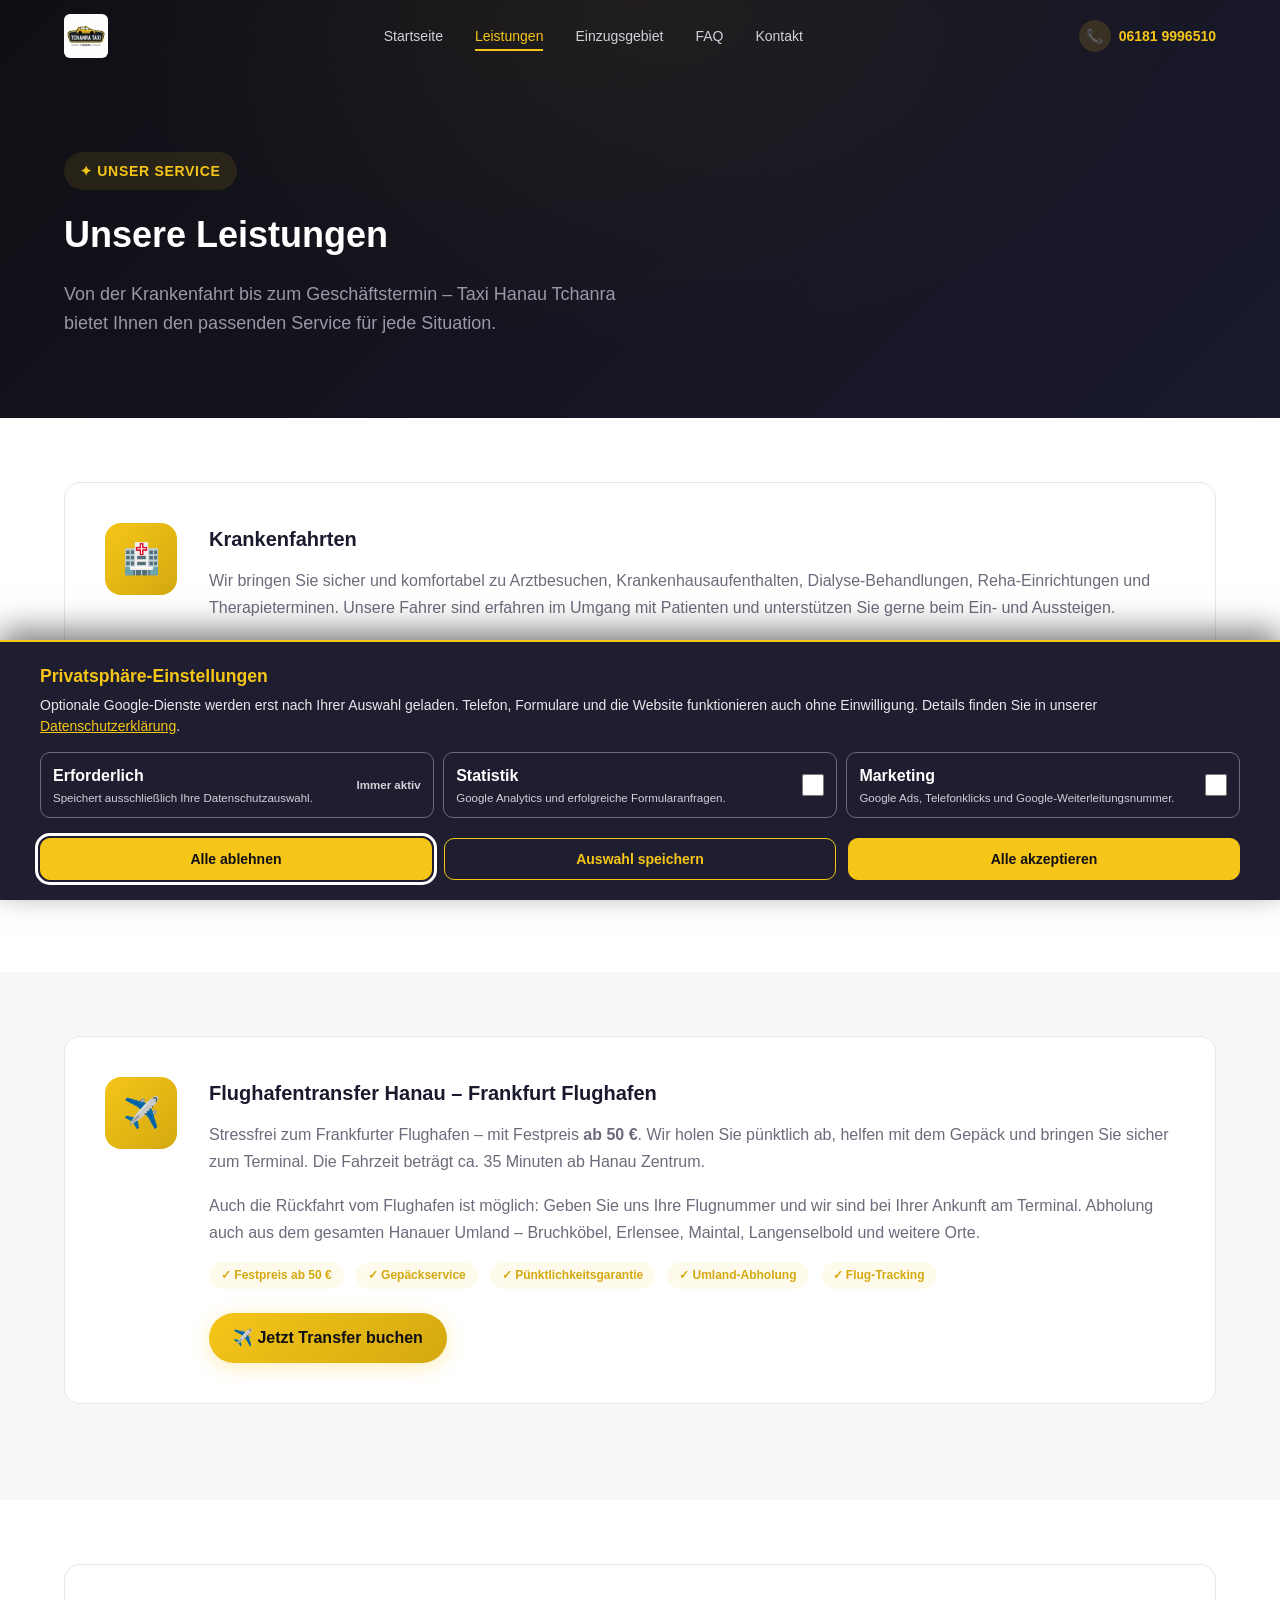
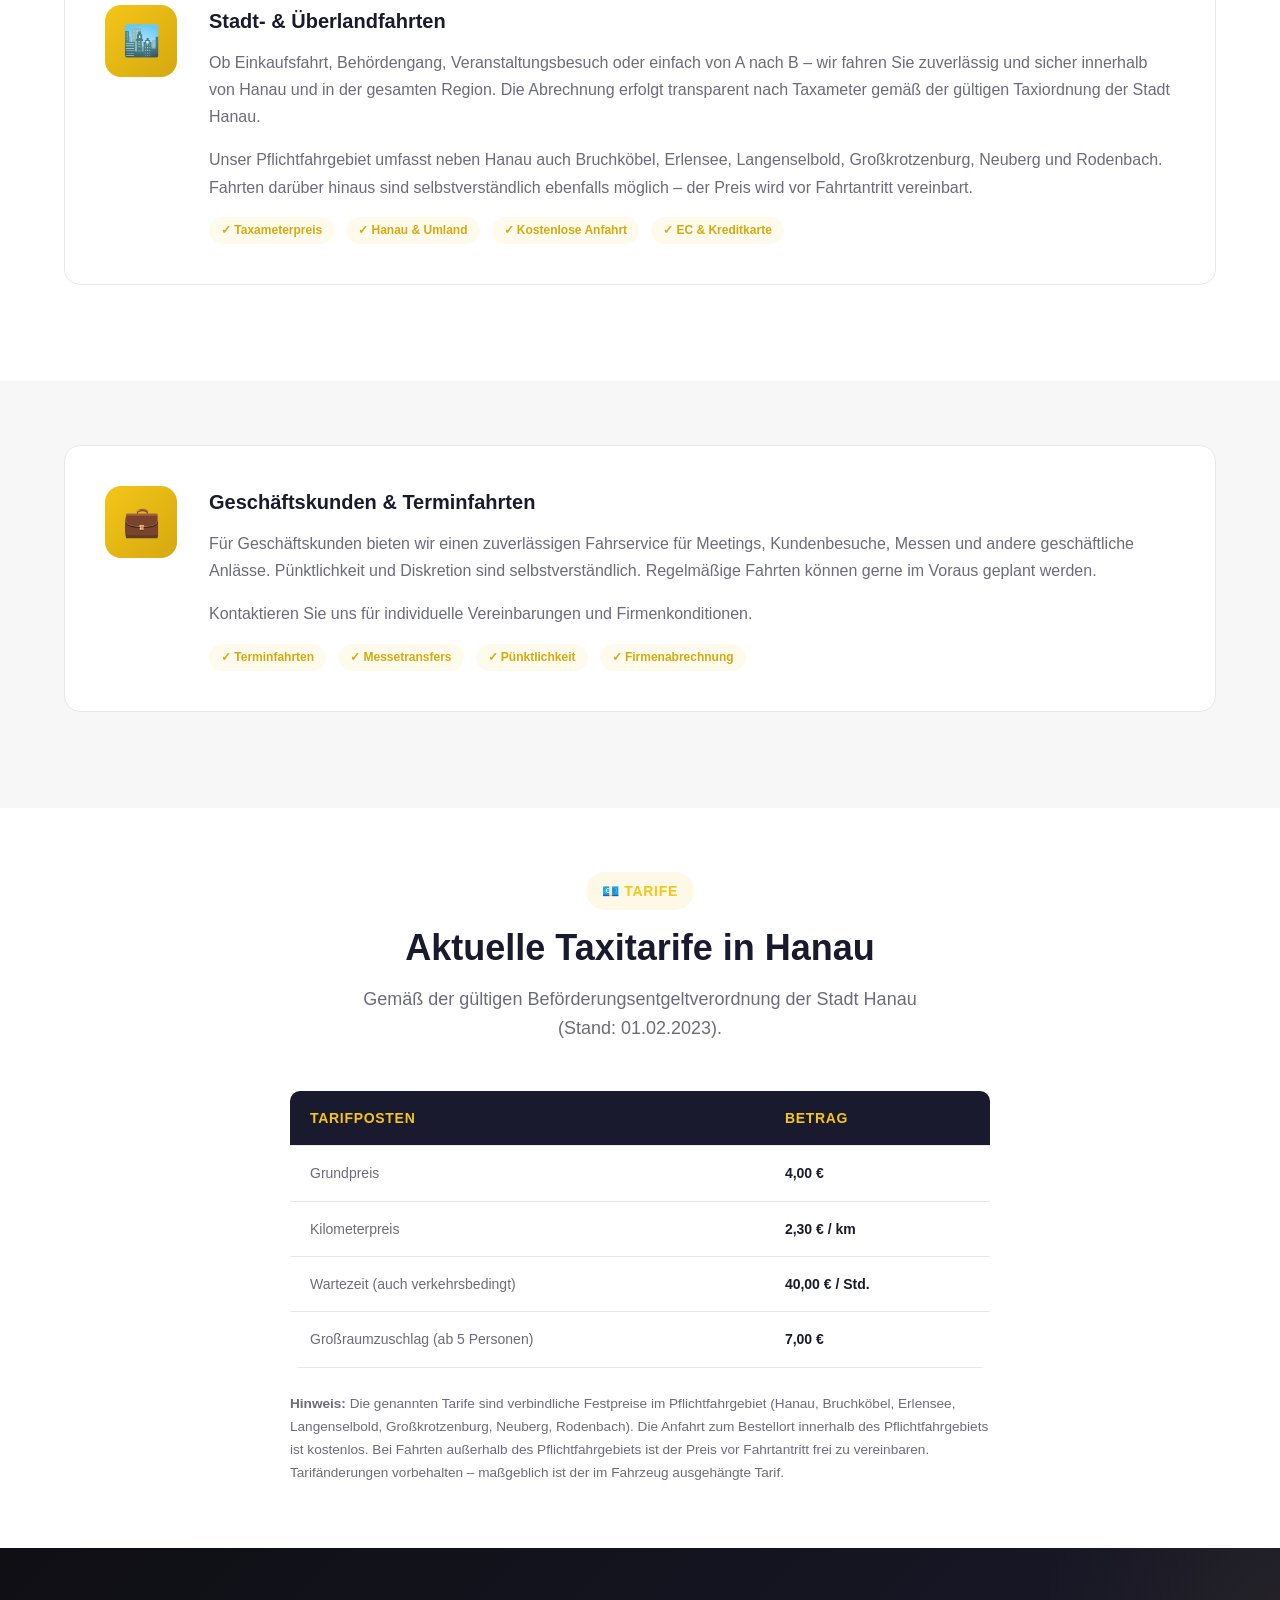
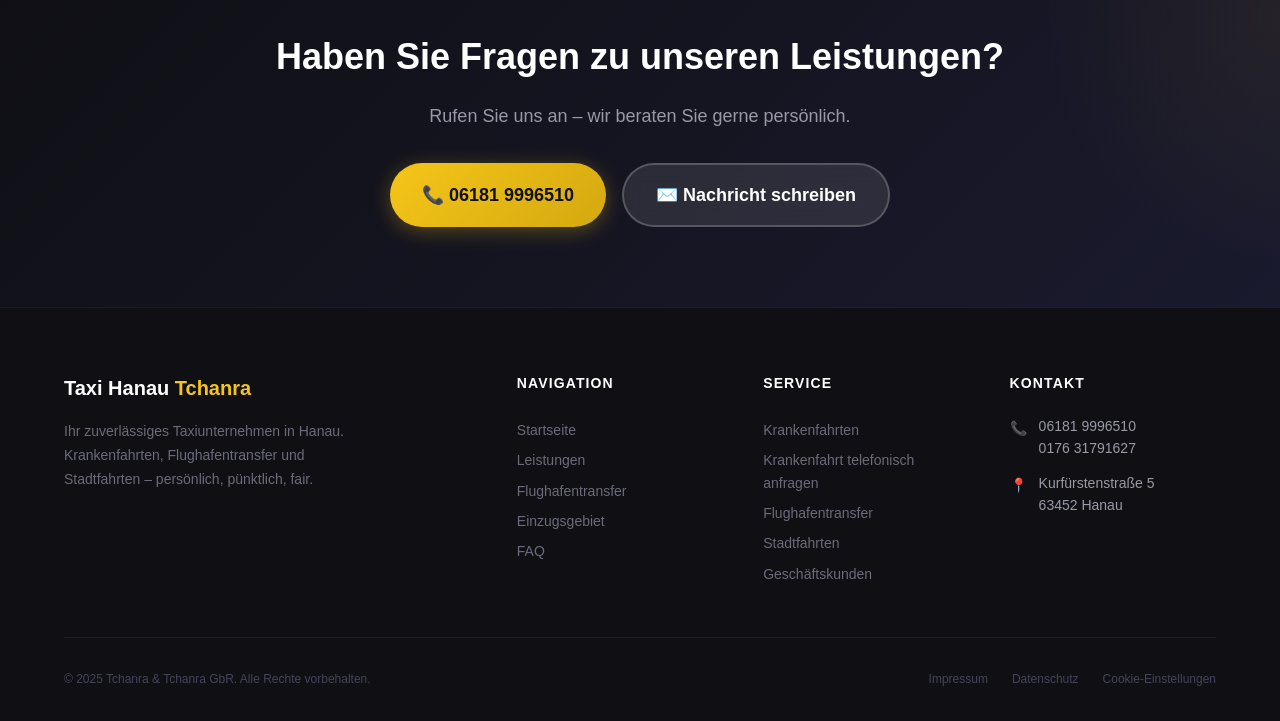
<file: leistungen.html>
<!DOCTYPE html>
<html lang="de">
<head>
  <meta charset="UTF-8">
  <meta name="viewport" content="width=device-width, initial-scale=1.0">

  <!-- Google-Dienste werden erst nach Einwilligung durch js/main.js geladen. -->

  <!-- SEO -->
  <title>Leistungen – Taxi Hanau Tchanra | Krankenfahrten, Flughafentransfer, Stadtfahrten</title>
  <meta name="description" content="Taxi Hanau Tchanra Leistungen: Krankenfahrten, Flughafentransfer Frankfurt ab 50 €, Stadt- & Überlandfahrten und Geschäftskundenservice.">
  <meta name="robots" content="index, follow">
  <link rel="canonical" href="https://hanau-taxi-tchanra.de/leistungen">

  <!-- Security Headers -->
  <meta http-equiv="X-Content-Type-Options" content="nosniff">
  <meta http-equiv="X-Frame-Options" content="SAMEORIGIN">
  <meta http-equiv="Referrer-Policy" content="strict-origin-when-cross-origin">

  <!-- Styles -->
  <link rel="stylesheet" href="css/style.css">
  <link rel="icon" href="data:image/svg+xml,<svg xmlns='http://www.w3.org/2000/svg' viewBox='0 0 100 100'><text y='.9em' font-size='90'>🚕</text></svg>">
</head>
<body>

  <a href="#main" class="skip-link">Zum Inhalt springen</a>

  <!-- ===== HEADER ===== -->
  <header class="header header--transparent" role="banner">
    <div class="container header__inner">
      <a href="/" class="header__logo" aria-label="Taxi Hanau Tchanra – Startseite">
        <img src="images/logo.png" alt="Taxi Hanau Tchanra Logo" class="header__logo-img">
      </a>
      <nav class="header__nav" role="navigation" aria-label="Hauptnavigation">
        <a href="/" class="header__nav-link">Startseite</a>
        <a href="/leistungen" class="header__nav-link header__nav-link--active">Leistungen</a>
        <a href="/einzugsgebiet" class="header__nav-link">Einzugsgebiet</a>
        <a href="/faq" class="header__nav-link">FAQ</a>
        <a href="/kontakt" class="header__nav-link">Kontakt</a>
      </nav>
      <a href="tel:+4961819996510" class="header__phone" data-tracking="phone-header">
        <span class="header__phone-icon" aria-hidden="true">📞</span>
        <span>06181 9996510</span>
      </a>
      <button class="burger" aria-label="Menü öffnen" aria-expanded="false">
        <span class="burger__line"></span>
        <span class="burger__line"></span>
        <span class="burger__line"></span>
      </button>
    </div>
  </header>

  <main id="main">

    <!-- Page Header -->
    <section class="page-header">
      <div class="container page-header__content">
        <span class="section-badge">✦ Unser Service</span>
        <h1 class="page-header__title">Unsere Leistungen</h1>
        <p class="page-header__subtitle">
          Von der Krankenfahrt bis zum Geschäftstermin – Taxi Hanau Tchanra bietet Ihnen 
          den passenden Service für jede Situation.
        </p>
      </div>
    </section>

    <!-- ===== KRANKENFAHRTEN ===== -->
    <section class="content-section" id="krankenfahrten" aria-label="Krankenfahrten">
      <div class="container">
        <div class="leistung-card reveal">
          <div class="leistung-card__icon-wrap" aria-hidden="true">🏥</div>
          <div>
            <h2 class="leistung-card__title">Krankenfahrten</h2>
            <p class="leistung-card__text">
              Wir bringen Sie sicher und komfortabel zu Arztbesuchen, Krankenhausaufenthalten, 
              Dialyse-Behandlungen, Reha-Einrichtungen und Therapieterminen. Unsere Fahrer sind 
              erfahren im Umgang mit Patienten und unterstützen Sie gerne beim Ein- und Aussteigen.
            </p>
            <p class="leistung-card__text">
              Ob und unter welchen Voraussetzungen eine Krankenfahrt mit Ihrer Krankenkasse
              abgerechnet werden kann, hängt unter anderem von der Verordnung, einer möglichen
              Genehmigung und Ihren individuellen Voraussetzungen ab. Wir beraten Sie dazu gerne
              telefonisch; gesetzliche Zuzahlungen können anfallen.
            </p>
            <div class="leistung-card__features">
              <span class="leistung-card__feature">✓ Dialysefahrten</span>
              <span class="leistung-card__feature">✓ Reha &amp; Therapie</span>
              <span class="leistung-card__feature">✓ Hilfe beim Einsteigen</span>
              <span class="leistung-card__feature">✓ Telefonische Beratung</span>
            </div>
            <a href="tel:+4961819996510" class="btn btn-outline" style="margin-top: 1.25rem; display: inline-flex; align-items: center; justify-content: center; text-align: center; white-space: normal; width: 100%; max-width: 400px;">
              📞 Krankenfahrt telefonisch anfragen
            </a>
          </div>
        </div>
      </div>
    </section>

    <!-- ===== FLUGHAFENTRANSFER ===== -->
    <section class="content-section content-section--alt" id="flughafentransfer" aria-label="Flughafentransfer">
      <div class="container">
        <div class="leistung-card reveal">
          <div class="leistung-card__icon-wrap" aria-hidden="true">✈️</div>
          <div>
            <h2 class="leistung-card__title">Flughafentransfer Hanau – Frankfurt Flughafen</h2>
            <p class="leistung-card__text">
              Stressfrei zum Frankfurter Flughafen – mit Festpreis <strong>ab 50&nbsp;€</strong>. 
              Wir holen Sie pünktlich ab, helfen mit dem Gepäck und bringen Sie sicher zum Terminal. 
              Die Fahrzeit beträgt ca. 35 Minuten ab Hanau Zentrum.
            </p>
            <p class="leistung-card__text">
              Auch die Rückfahrt vom Flughafen ist möglich: Geben Sie uns Ihre Flugnummer und wir 
              sind bei Ihrer Ankunft am Terminal. Abholung auch aus dem gesamten Hanauer Umland – 
              Bruchköbel, Erlensee, Maintal, Langenselbold und weitere Orte.
            </p>
            <div class="leistung-card__features">
              <span class="leistung-card__feature">✓ Festpreis ab 50 €</span>
              <span class="leistung-card__feature">✓ Gepäckservice</span>
              <span class="leistung-card__feature">✓ Pünktlichkeitsgarantie</span>
              <span class="leistung-card__feature">✓ Umland-Abholung</span>
              <span class="leistung-card__feature">✓ Flug-Tracking</span>
            </div>
            <a href="/flughafentransfer" class="btn btn-primary" style="margin-top: 1.5rem;" data-tracking="leistungen-flughafen-cta">
              ✈️ Jetzt Transfer buchen
            </a>
          </div>
        </div>
      </div>
    </section>

    <!-- ===== STADTFAHRTEN ===== -->
    <section class="content-section" id="stadtfahrten" aria-label="Stadt- und Überlandfahrten">
      <div class="container">
        <div class="leistung-card reveal">
          <div class="leistung-card__icon-wrap" aria-hidden="true">🏙️</div>
          <div>
            <h2 class="leistung-card__title">Stadt- &amp; Überlandfahrten</h2>
            <p class="leistung-card__text">
              Ob Einkaufsfahrt, Behördengang, Veranstaltungsbesuch oder einfach von A nach B – 
              wir fahren Sie zuverlässig und sicher innerhalb von Hanau und in der gesamten Region. 
              Die Abrechnung erfolgt transparent nach Taxameter gemäß der gültigen Taxiordnung 
              der Stadt Hanau.
            </p>
            <p class="leistung-card__text">
              Unser Pflichtfahrgebiet umfasst neben Hanau auch Bruchköbel, Erlensee, Langenselbold, 
              Großkrotzenburg, Neuberg und Rodenbach. Fahrten darüber hinaus sind selbstverständlich 
              ebenfalls möglich – der Preis wird vor Fahrtantritt vereinbart.
            </p>
            <div class="leistung-card__features">
              <span class="leistung-card__feature">✓ Taxameterpreis</span>
              <span class="leistung-card__feature">✓ Hanau & Umland</span>
              <span class="leistung-card__feature">✓ Kostenlose Anfahrt</span>
              <span class="leistung-card__feature">✓ EC & Kreditkarte</span>
            </div>
          </div>
        </div>
      </div>
    </section>

    <!-- ===== GESCHÄFTSKUNDEN ===== -->
    <section class="content-section content-section--alt" id="geschaeftskunden" aria-label="Geschäftskunden und Terminfahrten">
      <div class="container">
        <div class="leistung-card reveal">
          <div class="leistung-card__icon-wrap" aria-hidden="true">💼</div>
          <div>
            <h2 class="leistung-card__title">Geschäftskunden &amp; Terminfahrten</h2>
            <p class="leistung-card__text">
              Für Geschäftskunden bieten wir einen zuverlässigen Fahrservice für Meetings, 
              Kundenbesuche, Messen und andere geschäftliche Anlässe. Pünktlichkeit und 
              Diskretion sind selbstverständlich. Regelmäßige Fahrten können gerne im Voraus 
              geplant werden.
            </p>
            <p class="leistung-card__text">
              Kontaktieren Sie uns für individuelle Vereinbarungen und Firmenkonditionen.
            </p>
            <div class="leistung-card__features">
              <span class="leistung-card__feature">✓ Terminfahrten</span>
              <span class="leistung-card__feature">✓ Messetransfers</span>
              <span class="leistung-card__feature">✓ Pünktlichkeit</span>
              <span class="leistung-card__feature">✓ Firmenabrechnung</span>
            </div>
          </div>
        </div>
      </div>
    </section>

    <!-- ===== TARIFE ===== -->
    <section class="content-section" aria-label="Aktuelle Taxitarife Hanau">
      <div class="container">
        <div class="text-center">
          <span class="section-badge reveal">💶 Tarife</span>
          <h2 class="section-title reveal">Aktuelle Taxitarife in Hanau</h2>
          <p class="section-subtitle reveal">
            Gemäß der gültigen Beförderungsentgeltverordnung der Stadt Hanau (Stand: 01.02.2023).
          </p>
        </div>

        <div style="max-width: 700px; margin: 0 auto;" class="reveal">
          <table class="tariff-table">
            <thead>
              <tr>
                <th>Tarifposten</th>
                <th>Betrag</th>
              </tr>
            </thead>
            <tbody>
              <tr>
                <td>Grundpreis</td>
                <td class="tariff-price">4,00 €</td>
              </tr>
              <tr>
                <td>Kilometerpreis</td>
                <td class="tariff-price">2,30 € / km</td>
              </tr>
              <tr>
                <td>Wartezeit (auch verkehrsbedingt)</td>
                <td class="tariff-price">40,00 € / Std.</td>
              </tr>
              <tr>
                <td>Großraumzuschlag (ab 5 Personen)</td>
                <td class="tariff-price">7,00 €</td>
              </tr>
            </tbody>
          </table>
          <p style="margin-top: 1rem; font-size: 0.85rem; color: var(--color-gray-500); line-height: 1.7;">
            <strong>Hinweis:</strong> Die genannten Tarife sind verbindliche Festpreise im 
            Pflichtfahrgebiet (Hanau, Bruchköbel, Erlensee, Langenselbold, Großkrotzenburg, 
            Neuberg, Rodenbach). Die Anfahrt zum Bestellort innerhalb des Pflichtfahrgebiets 
            ist kostenlos. Bei Fahrten außerhalb des Pflichtfahrgebiets ist der Preis vor 
            Fahrtantritt frei zu vereinbaren. Tarifänderungen vorbehalten – maßgeblich ist 
            der im Fahrzeug ausgehängte Tarif.
          </p>
        </div>
      </div>
    </section>

    <!-- ===== CTA ===== -->
    <section class="cta-section" aria-label="Jetzt Taxi bestellen">
      <div class="container cta-section__inner">
        <h2 class="cta-section__title reveal">Haben Sie Fragen zu unseren Leistungen?</h2>
        <p class="cta-section__text reveal">Rufen Sie uns an – wir beraten Sie gerne persönlich.</p>
        <div class="cta-section__actions reveal">
          <a href="tel:+4961819996510" class="btn btn-primary btn-lg" data-tracking="leistungen-cta-call">
            📞 06181 9996510
          </a>
          <a href="/kontakt" class="btn btn-secondary btn-lg" data-tracking="leistungen-cta-contact">
            ✉️ Nachricht schreiben
          </a>
        </div>
      </div>
    </section>

  </main>

  <!-- ===== FOOTER ===== -->
  <footer class="footer" role="contentinfo">
    <div class="container">
      <div class="footer__grid">
        <div>
          <div class="footer__brand-name">Taxi Hanau <span class="text-gold">Tchanra</span></div>
          <p class="footer__brand-text">
            Ihr zuverlässiges Taxiunternehmen in Hanau. Krankenfahrten, 
            Flughafentransfer und Stadtfahrten – persönlich, pünktlich, fair.
          </p>
        </div>
        <div>
          <h3 class="footer__heading">Navigation</h3>
          <a href="/" class="footer__link">Startseite</a>
          <a href="/leistungen" class="footer__link">Leistungen</a>
          <a href="/flughafentransfer" class="footer__link">Flughafentransfer</a>
          <a href="/einzugsgebiet" class="footer__link">Einzugsgebiet</a>
          <a href="/faq" class="footer__link">FAQ</a>
        </div>
        <div>
          <h3 class="footer__heading">Service</h3>
          <a href="/leistungen#krankenfahrten" class="footer__link">Krankenfahrten</a>
          <a href="tel:+4961819996510" class="footer__link">Krankenfahrt telefonisch anfragen</a>
          <a href="/flughafentransfer" class="footer__link">Flughafentransfer</a>
          <a href="/leistungen#stadtfahrten" class="footer__link">Stadtfahrten</a>
          <a href="/leistungen#geschaeftskunden" class="footer__link">Geschäftskunden</a>
        </div>
        <div>
          <h3 class="footer__heading">Kontakt</h3>
          <div class="footer__contact-item">
            <span class="footer__contact-icon" aria-hidden="true">📞</span>
            <div>
              <a href="tel:+4961819996510">06181 9996510</a><br>
              <a href="tel:+4917631791627">0176 31791627</a>
            </div>
          </div>
          <div class="footer__contact-item">
            <span class="footer__contact-icon" aria-hidden="true">📍</span>
            <div>Kurfürstenstraße 5<br>63452 Hanau</div>
          </div>
        </div>
      </div>
      <div class="footer__bottom">
        <p class="footer__copyright">&copy; 2025 Tchanra &amp; Tchanra GbR. Alle Rechte vorbehalten.</p>
        <div class="footer__legal">
          <a href="/kontakt#impressum">Impressum</a>
          <a href="/kontakt#datenschutz">Datenschutz</a>
          <a href="#cookie-settings" id="open-cookie-banner">Cookie-Einstellungen</a>
        </div>
      </div>
    </div>
  </footer>

  <div class="mobile-cta" aria-label="Schnellkontakt">
    <div class="mobile-cta__inner">
      <a href="tel:+4961819996510" class="mobile-cta__btn mobile-cta__btn--primary">📞 Anrufen</a>
      <a href="/kontakt" class="mobile-cta__btn mobile-cta__btn--secondary">✉️ Nachricht</a>
    </div>
  </div>

  <script src="js/main.js"></script>
</body>
</html>
</file>
<file: css/style.css>
/* ============================================================
   TAXI HANAU TCHANRA – Design System
   Modern, mobile-first, taxi-themed (black/gold)
   ============================================================ */

/* ---------- Local/System Fonts ---------- */

/* ---------- CSS Custom Properties ---------- */
:root {
  /* Colors */
  --color-black: #0f0f14;
  --color-dark: #1a1a2e;
  --color-dark-2: #16213e;
  --color-dark-card: #1e1e30;
  --color-gold: #f5c518;
  --color-gold-dark: #d4a910;
  --color-gold-light: #ffe066;
  --color-white: #ffffff;
  --color-gray-100: #f7f7f8;
  --color-gray-200: #e8e8ec;
  --color-gray-300: #d1d1d8;
  --color-gray-400: #9999a7;
  --color-gray-500: #6b6b7b;
  --color-gray-600: #45455a;
  --color-green: #22c55e;
  --color-red: #ef4444;

  /* Typography */
  --font-family: -apple-system, BlinkMacSystemFont, 'Segoe UI', Roboto, Arial, sans-serif;
  --fs-xs: 0.75rem;
  --fs-sm: 0.875rem;
  --fs-base: 1rem;
  --fs-lg: 1.125rem;
  --fs-xl: 1.25rem;
  --fs-2xl: 1.5rem;
  --fs-3xl: 1.875rem;
  --fs-4xl: 2.25rem;
  --fs-5xl: 3rem;
  --fs-6xl: 3.75rem;

  /* Spacing */
  --space-1: 0.25rem;
  --space-2: 0.5rem;
  --space-3: 0.75rem;
  --space-4: 1rem;
  --space-5: 1.25rem;
  --space-6: 1.5rem;
  --space-8: 2rem;
  --space-10: 2.5rem;
  --space-12: 3rem;
  --space-16: 4rem;
  --space-20: 5rem;
  --space-24: 6rem;

  /* Layout */
  --max-width: 1200px;
  --header-height: 72px;

  /* Border Radius */
  --radius-sm: 6px;
  --radius-md: 10px;
  --radius-lg: 16px;
  --radius-xl: 24px;
  --radius-full: 9999px;

  /* Shadows */
  --shadow-sm: 0 1px 3px rgba(0,0,0,0.12);
  --shadow-md: 0 4px 12px rgba(0,0,0,0.15);
  --shadow-lg: 0 8px 30px rgba(0,0,0,0.2);
  --shadow-xl: 0 16px 50px rgba(0,0,0,0.3);
  --shadow-gold: 0 4px 20px rgba(245,197,24,0.3);
  --shadow-gold-lg: 0 8px 40px rgba(245,197,24,0.4);

  /* Transitions */
  --transition-fast: 0.15s ease;
  --transition-base: 0.3s ease;
  --transition-slow: 0.5s ease;
  --transition-spring: 0.4s cubic-bezier(0.34, 1.56, 0.64, 1);
}

/* ---------- Reset & Base ---------- */
*, *::before, *::after {
  margin: 0;
  padding: 0;
  box-sizing: border-box;
}

html {
  scroll-behavior: smooth;
  -webkit-text-size-adjust: 100%;
}

body {
  font-family: var(--font-family);
  font-size: var(--fs-base);
  line-height: 1.6;
  color: var(--color-dark);
  background-color: var(--color-white);
  -webkit-font-smoothing: antialiased;
  -moz-osx-font-smoothing: grayscale;
  overflow-x: hidden;
}

img {
  max-width: 100%;
  height: auto;
  display: block;
}

a {
  color: inherit;
  text-decoration: none;
  transition: color var(--transition-fast);
}

ul, ol {
  list-style: none;
}

button, input, textarea, select {
  font-family: inherit;
  font-size: inherit;
  border: none;
  outline: none;
  background: none;
}

button {
  cursor: pointer;
}

/* ---------- Utility Classes ---------- */
.container {
  width: 100%;
  max-width: var(--max-width);
  margin: 0 auto;
  padding: 0 var(--space-6);
}

.sr-only {
  position: absolute;
  width: 1px;
  height: 1px;
  padding: 0;
  margin: -1px;
  overflow: hidden;
  clip: rect(0,0,0,0);
  white-space: nowrap;
  border: 0;
}

.section-padding {
  padding: var(--space-20) 0;
}

.text-center {
  text-align: center;
}

.text-gold {
  color: var(--color-gold);
}

/* ---------- Typography ---------- */
.section-badge {
  display: inline-flex;
  align-items: center;
  gap: var(--space-2);
  padding: var(--space-2) var(--space-4);
  border-radius: var(--radius-full);
  background: rgba(245, 197, 24, 0.1);
  color: var(--color-gold);
  font-size: var(--fs-sm);
  font-weight: 600;
  text-transform: uppercase;
  letter-spacing: 0.05em;
  margin-bottom: var(--space-4);
}

.section-title {
  font-size: var(--fs-3xl);
  font-weight: 800;
  line-height: 1.2;
  margin-bottom: var(--space-4);
}

.section-subtitle {
  font-size: var(--fs-lg);
  color: var(--color-gray-500);
  max-width: 600px;
  margin: 0 auto var(--space-12);
}

@media (min-width: 768px) {
  .section-title {
    font-size: var(--fs-4xl);
  }
}

/* ---------- Buttons ---------- */
.btn {
  display: inline-flex;
  align-items: center;
  justify-content: center;
  gap: var(--space-2);
  padding: var(--space-3) var(--space-6);
  border-radius: var(--radius-full);
  font-weight: 600;
  font-size: var(--fs-base);
  text-align: center;
  transition: all var(--transition-base);
  white-space: nowrap;
  position: relative;
  overflow: hidden;
}

.btn::after {
  content: '';
  position: absolute;
  inset: 0;
  border-radius: inherit;
  opacity: 0;
  transition: opacity var(--transition-fast);
  background: linear-gradient(135deg, rgba(255,255,255,0.2), transparent);
}

.btn:hover::after {
  opacity: 1;
}

.btn-primary {
  background: linear-gradient(135deg, var(--color-gold), var(--color-gold-dark));
  color: var(--color-black);
  box-shadow: var(--shadow-gold);
}

.btn-primary:hover {
  transform: translateY(-2px);
  box-shadow: var(--shadow-gold-lg);
}

.btn-primary:active {
  transform: translateY(0);
}

.btn-secondary {
  background: rgba(255,255,255,0.1);
  color: var(--color-white);
  border: 2px solid rgba(255,255,255,0.2);
  backdrop-filter: blur(10px);
}

.btn-secondary:hover {
  background: rgba(255,255,255,0.2);
  border-color: var(--color-gold);
  color: var(--color-gold);
  transform: translateY(-2px);
}

.btn-outline {
  background: transparent;
  color: var(--color-gold);
  border: 2px solid var(--color-gold);
}

.btn-outline:hover {
  background: var(--color-gold);
  color: var(--color-black);
  transform: translateY(-2px);
  box-shadow: var(--shadow-gold);
}

.btn-lg {
  padding: var(--space-4) var(--space-8);
  font-size: var(--fs-lg);
}

.btn-icon {
  font-size: var(--fs-xl);
}

/* ---------- Header / Navigation ---------- */
.header {
  position: fixed;
  top: 0;
  left: 0;
  right: 0;
  z-index: 1000;
  height: var(--header-height);
  transition: all var(--transition-base);
}

.header--transparent {
  background: transparent;
}

.header--scrolled {
  background: rgba(15, 15, 20, 0.95);
  backdrop-filter: blur(20px);
  -webkit-backdrop-filter: blur(20px);
  box-shadow: 0 2px 20px rgba(0,0,0,0.3);
}

.header--menu-open {
  background: #0b0b0f !important;
  backdrop-filter: none !important;
  -webkit-backdrop-filter: none !important;
  box-shadow: none !important;
}

.header__inner {
  display: flex;
  align-items: center;
  justify-content: space-between;
  height: 100%;
}

.header__logo {
  display: flex;
  align-items: center;
  gap: var(--space-3);
  font-size: var(--fs-xl);
  font-weight: 800;
  color: var(--color-white);
  z-index: 1001;
}

.header__logo-icon {
  width: 40px;
  height: 40px;
  border-radius: var(--radius-md);
  background: linear-gradient(135deg, var(--color-gold), var(--color-gold-dark));
  display: flex;
  align-items: center;
  justify-content: center;
  font-size: var(--fs-xl);
  color: var(--color-black);
}

.header__nav {
  display: none;
}

.header__nav--open {
  display: flex !important;
  position: fixed !important;
  top: 0 !important;
  left: 0 !important;
  right: 0 !important;
  bottom: 0 !important;
  width: 100vw !important;
  height: 100vh !important;
  height: 100dvh !important;
  background: #0b0b0f !important;
  backdrop-filter: none !important;
  -webkit-backdrop-filter: none !important;
  flex-direction: column;
  align-items: center;
  justify-content: center;
  gap: var(--space-6);
  z-index: 1000;
  padding: 5rem 1.5rem 2rem;
}

.header__nav-link {
  color: var(--color-gray-300);
  font-weight: 500;
  font-size: var(--fs-lg);
  transition: color var(--transition-fast);
  position: relative;
}

.header__nav--open .header__nav-link {
  color: #ffffff !important;
  font-size: 1.25rem !important;
  font-weight: 600 !important;
  padding: var(--space-2) var(--space-4);
  text-align: center;
}

.header__nav-link::after {
  content: '';
  position: absolute;
  bottom: -4px;
  left: 0;
  width: 0;
  height: 2px;
  background: var(--color-gold);
  transition: width var(--transition-base);
}

.header__nav-link:hover,
.header__nav-link--active {
  color: var(--color-gold);
}

.header__nav-link:hover::after,
.header__nav-link--active::after {
  width: 100%;
}

.header__phone {
  display: none;
  align-items: center;
  gap: var(--space-2);
  color: var(--color-gold);
  font-weight: 600;
  font-size: var(--fs-sm);
}

.header__phone-icon {
  width: 32px;
  height: 32px;
  border-radius: var(--radius-full);
  background: rgba(245,197,24,0.15);
  display: flex;
  align-items: center;
  justify-content: center;
  animation: pulse-ring 2s infinite;
}

.burger {
  display: flex;
  flex-direction: column;
  gap: 5px;
  width: 28px;
  cursor: pointer;
  z-index: 1001;
  background: none;
  border: none;
  padding: 4px;
}

.burger__line {
  width: 100%;
  height: 2.5px;
  background: var(--color-white);
  border-radius: 2px;
  transition: all var(--transition-base);
  transform-origin: center;
}

.burger--open .burger__line:nth-child(1) {
  transform: translateY(7.5px) rotate(45deg);
}

.burger--open .burger__line:nth-child(2) {
  opacity: 0;
  transform: scaleX(0);
}

.burger--open .burger__line:nth-child(3) {
  transform: translateY(-7.5px) rotate(-45deg);
}

@media (min-width: 768px) {
  .header__nav {
    display: flex;
    align-items: center;
    gap: var(--space-8);
  }

  .header__nav-link {
    font-size: var(--fs-sm);
  }

  .header__phone {
    display: flex;
  }

  .burger {
    display: none;
  }
}

/* ---------- Hero Section ---------- */
.hero {
  position: relative;
  min-height: 100vh;
  display: flex;
  align-items: center;
  background: linear-gradient(135deg, var(--color-black) 0%, var(--color-dark) 50%, var(--color-dark-2) 100%);
  overflow: hidden;
  padding-top: var(--header-height);
}

.hero__bg {
  position: absolute;
  inset: 0;
  z-index: 0;
}

.hero__bg::before {
  content: '';
  position: absolute;
  inset: 0;
  background: radial-gradient(ellipse at 70% 20%, rgba(245,197,24,0.08) 0%, transparent 60%),
              radial-gradient(ellipse at 30% 80%, rgba(245,197,24,0.05) 0%, transparent 50%);
  z-index: 1;
}

.hero__bg-grid {
  position: absolute;
  inset: 0;
  background-image:
    linear-gradient(rgba(245,197,24,0.03) 1px, transparent 1px),
    linear-gradient(90deg, rgba(245,197,24,0.03) 1px, transparent 1px);
  background-size: 60px 60px;
  z-index: 0;
}

.header__logo-img {
  height: 44px;
  width: auto;
  border-radius: var(--radius-sm);
  display: block;
}

.hero__grid {
  display: grid;
  gap: var(--space-10);
  align-items: center;
  position: relative;
  z-index: 2;
}

@media (min-width: 992px) {
  .hero__grid {
    grid-template-columns: 1fr 1fr;
  }
}

.hero__media {
  position: relative;
  border-radius: var(--radius-xl);
  overflow: hidden;
  box-shadow: var(--shadow-xl), 0 0 40px rgba(245,197,24,0.15);
  border: 1px solid rgba(245,197,24,0.25);
  animation: fadeInUp 0.8s ease 0.3s both;
}

.hero__img {
  width: 100%;
  height: auto;
  object-fit: cover;
  display: block;
  transition: transform var(--transition-slow);
}

.hero__media:hover .hero__img {
  transform: scale(1.03);
}

.hero__media-tag {
  position: absolute;
  bottom: var(--space-4);
  left: var(--space-4);
  background: rgba(15,15,20,0.85);
  backdrop-filter: blur(10px);
  border: 1px solid var(--color-gold);
  color: var(--color-white);
  padding: var(--space-2) var(--space-4);
  border-radius: var(--radius-md);
  font-size: var(--fs-xs);
  font-weight: 600;
}

.hero__content {
  position: relative;
  z-index: 2;
}

.hero__badge {
  display: inline-flex;
  align-items: center;
  gap: var(--space-2);
  padding: var(--space-2) var(--space-4);
  border-radius: var(--radius-full);
  background: rgba(34, 197, 94, 0.15);
  color: var(--color-green);
  font-size: var(--fs-sm);
  font-weight: 600;
  margin-bottom: var(--space-6);
  animation: fadeInUp 0.6s ease both;
}

.hero__badge-dot {
  width: 8px;
  height: 8px;
  border-radius: 50%;
  background: var(--color-green);
  animation: blink 2s infinite;
}

.hero__title {
  font-size: var(--fs-4xl);
  font-weight: 800;
  color: var(--color-white);
  line-height: 1.1;
  margin-bottom: var(--space-6);
  animation: fadeInUp 0.6s ease 0.1s both;
}

.hero__title-highlight {
  background: linear-gradient(135deg, var(--color-gold), var(--color-gold-light));
  -webkit-background-clip: text;
  -webkit-text-fill-color: transparent;
  background-clip: text;
}

.hero__subtitle {
  font-size: var(--fs-lg);
  color: var(--color-gray-400);
  margin-bottom: var(--space-8);
  max-width: 540px;
  animation: fadeInUp 0.6s ease 0.2s both;
}

.hero__actions {
  display: flex;
  flex-wrap: wrap;
  gap: var(--space-4);
  margin-bottom: var(--space-12);
  animation: fadeInUp 0.6s ease 0.3s both;
}

.hero__phone-main {
  display: flex;
  align-items: center;
  gap: var(--space-4);
  padding: var(--space-4) var(--space-6);
  border-radius: var(--radius-lg);
  background: rgba(255,255,255,0.05);
  border: 1px solid rgba(255,255,255,0.1);
  animation: fadeInUp 0.6s ease 0.4s both;
}

.hero__phone-number {
  font-size: var(--fs-2xl);
  font-weight: 700;
  color: var(--color-gold);
  letter-spacing: 0.02em;
}

.hero__phone-label {
  font-size: var(--fs-sm);
  color: var(--color-gray-400);
}

.hero__stats {
  display: grid;
  grid-template-columns: repeat(3, 1fr);
  gap: var(--space-6);
  padding-top: var(--space-8);
  border-top: 1px solid rgba(255,255,255,0.08);
  animation: fadeInUp 0.6s ease 0.5s both;
}

.hero__stat-value {
  font-size: var(--fs-2xl);
  font-weight: 800;
  color: var(--color-gold);
}

.hero__stat-label {
  font-size: var(--fs-xs);
  color: var(--color-gray-400);
  text-transform: uppercase;
  letter-spacing: 0.05em;
}

/* Floating elements */
.hero__float {
  position: absolute;
  z-index: 1;
  pointer-events: none;
}

.hero__float--1 {
  top: 15%;
  right: 5%;
  width: 300px;
  height: 300px;
  border-radius: 50%;
  background: radial-gradient(circle, rgba(245,197,24,0.06) 0%, transparent 70%);
  animation: float 8s ease-in-out infinite;
}

.hero__float--2 {
  bottom: 10%;
  right: 15%;
  width: 200px;
  height: 200px;
  border-radius: 50%;
  background: radial-gradient(circle, rgba(245,197,24,0.04) 0%, transparent 70%);
  animation: float 6s ease-in-out infinite reverse;
}

@media (min-width: 768px) {
  .hero__title {
    font-size: var(--fs-5xl);
  }
}

@media (min-width: 1024px) {
  .hero__title {
    font-size: var(--fs-6xl);
  }
}

/* ---------- Service Cards ---------- */
.services {
  padding: var(--space-20) 0;
  background: var(--color-gray-100);
}

.services__grid {
  display: grid;
  gap: var(--space-6);
  margin-top: var(--space-12);
}

@media (min-width: 640px) {
  .services__grid {
    grid-template-columns: repeat(2, 1fr);
  }
}

@media (min-width: 1024px) {
  .services__grid {
    grid-template-columns: repeat(3, 1fr);
  }
}

.service-card {
  background: var(--color-white);
  border-radius: var(--radius-lg);
  padding: var(--space-8);
  border: 1px solid var(--color-gray-200);
  transition: all var(--transition-base);
  position: relative;
  overflow: hidden;
}

.service-card::before {
  content: '';
  position: absolute;
  top: 0;
  left: 0;
  right: 0;
  height: 3px;
  background: linear-gradient(90deg, var(--color-gold), var(--color-gold-dark));
  transform: scaleX(0);
  transition: transform var(--transition-base);
}

.service-card:hover {
  transform: translateY(-6px);
  box-shadow: var(--shadow-lg);
  border-color: rgba(245,197,24,0.2);
}

.service-card:hover::before {
  transform: scaleX(1);
}

.service-card__icon {
  width: 56px;
  height: 56px;
  border-radius: var(--radius-md);
  background: linear-gradient(135deg, rgba(245,197,24,0.1), rgba(245,197,24,0.05));
  display: flex;
  align-items: center;
  justify-content: center;
  font-size: var(--fs-2xl);
  margin-bottom: var(--space-5);
}

.service-card__title {
  font-size: var(--fs-xl);
  font-weight: 700;
  margin-bottom: var(--space-3);
  color: var(--color-dark);
}

.service-card__text {
  color: var(--color-gray-500);
  font-size: var(--fs-sm);
  line-height: 1.7;
}

.service-card__link {
  display: inline-flex;
  align-items: center;
  gap: var(--space-2);
  margin-top: var(--space-4);
  color: var(--color-gold-dark);
  font-weight: 600;
  font-size: var(--fs-sm);
  transition: gap var(--transition-base);
}

.service-card__link:hover {
  gap: var(--space-3);
}

/* ---------- Trust Bar ---------- */
.trust {
  padding: var(--space-16) 0;
  background: var(--color-dark);
}

.trust__grid {
  display: grid;
  grid-template-columns: repeat(2, 1fr);
  gap: var(--space-8);
}

@media (min-width: 768px) {
  .trust__grid {
    grid-template-columns: repeat(4, 1fr);
  }
}

.trust__item {
  text-align: center;
}

.trust__icon {
  font-size: var(--fs-3xl);
  margin-bottom: var(--space-3);
}

.trust__value {
  font-size: var(--fs-2xl);
  font-weight: 800;
  color: var(--color-gold);
}

.trust__label {
  font-size: var(--fs-sm);
  color: var(--color-gray-400);
  margin-top: var(--space-1);
}

/* ---------- CTA Section ---------- */
.cta-section {
  padding: var(--space-20) 0;
  background: linear-gradient(135deg, var(--color-black) 0%, var(--color-dark) 100%);
  position: relative;
  overflow: hidden;
}

.cta-section::before {
  content: '';
  position: absolute;
  top: -50%;
  right: -20%;
  width: 500px;
  height: 500px;
  border-radius: 50%;
  background: radial-gradient(circle, rgba(245,197,24,0.06) 0%, transparent 70%);
}

.cta-section__inner {
  position: relative;
  z-index: 1;
  text-align: center;
}

.cta-section__title {
  font-size: var(--fs-3xl);
  font-weight: 800;
  color: var(--color-white);
  margin-bottom: var(--space-4);
}

.cta-section__text {
  font-size: var(--fs-lg);
  color: var(--color-gray-400);
  margin-bottom: var(--space-8);
  max-width: 500px;
  margin-left: auto;
  margin-right: auto;
}

.cta-section__actions {
  display: flex;
  flex-wrap: wrap;
  justify-content: center;
  gap: var(--space-4);
}

.cta-section__phone {
  font-size: var(--fs-2xl);
  font-weight: 700;
  color: var(--color-gold);
  margin-top: var(--space-6);
}

@media (min-width: 768px) {
  .cta-section__title {
    font-size: var(--fs-4xl);
  }
}

/* ---------- Footer ---------- */
.footer {
  background: var(--color-black);
  border-top: 1px solid rgba(255,255,255,0.06);
  padding: var(--space-16) 0 var(--space-8);
}

.footer__grid {
  display: grid;
  gap: var(--space-10);
  margin-bottom: var(--space-12);
}

@media (min-width: 768px) {
  .footer__grid {
    grid-template-columns: 2fr 1fr 1fr 1fr;
  }
}

.footer__brand-name {
  font-size: var(--fs-xl);
  font-weight: 800;
  color: var(--color-white);
  margin-bottom: var(--space-4);
}

.footer__brand-text {
  color: var(--color-gray-500);
  font-size: var(--fs-sm);
  line-height: 1.7;
  max-width: 300px;
}

.footer__heading {
  font-size: var(--fs-sm);
  font-weight: 700;
  color: var(--color-white);
  text-transform: uppercase;
  letter-spacing: 0.08em;
  margin-bottom: var(--space-5);
}

.footer__link {
  display: block;
  color: var(--color-gray-500);
  font-size: var(--fs-sm);
  padding: var(--space-1) 0;
  transition: color var(--transition-fast);
}

.footer__link:hover {
  color: var(--color-gold);
}

.footer__contact-item {
  display: flex;
  align-items: flex-start;
  gap: var(--space-3);
  color: var(--color-gray-400);
  font-size: var(--fs-sm);
  margin-bottom: var(--space-3);
}

.footer__contact-icon {
  color: var(--color-gold);
  flex-shrink: 0;
  margin-top: 2px;
}

.footer__bottom {
  padding-top: var(--space-8);
  border-top: 1px solid rgba(255,255,255,0.06);
  display: flex;
  flex-direction: column;
  align-items: center;
  gap: var(--space-4);
  text-align: center;
}

.footer__copyright {
  font-size: var(--fs-xs);
  color: var(--color-gray-600);
}

.footer__legal {
  display: flex;
  gap: var(--space-6);
}

.footer__legal a {
  font-size: var(--fs-xs);
  color: var(--color-gray-600);
  transition: color var(--transition-fast);
}

.footer__legal a:hover {
  color: var(--color-gold);
}

@media (min-width: 768px) {
  .footer__bottom {
    flex-direction: row;
    justify-content: space-between;
  }
}

/* ---------- Page Header (Subpages) ---------- */
.page-header {
  padding: calc(var(--header-height) + var(--space-16)) 0 var(--space-16);
  background: linear-gradient(135deg, var(--color-black) 0%, var(--color-dark) 100%);
  position: relative;
  overflow: hidden;
}

.page-header::before {
  content: '';
  position: absolute;
  inset: 0;
  background: radial-gradient(ellipse at 50% 0%, rgba(245,197,24,0.06) 0%, transparent 60%);
}

.page-header__content {
  position: relative;
  z-index: 1;
}

.page-header__title {
  font-size: var(--fs-3xl);
  font-weight: 800;
  color: var(--color-white);
  margin-bottom: var(--space-4);
}

.page-header__subtitle {
  font-size: var(--fs-lg);
  color: var(--color-gray-400);
  max-width: 600px;
}

@media (min-width: 768px) {
  .page-header {
    padding: calc(var(--header-height) + var(--space-20)) 0 var(--space-20);
  }
  .page-header__title {
    font-size: var(--fs-4xl);
  }
}

/* ---------- Content Sections (Subpages) ---------- */
.content-section {
  padding: var(--space-16) 0;
}

.content-section--alt {
  background: var(--color-gray-100);
}

.content-section--dark {
  background: var(--color-dark);
  color: var(--color-white);
}

/* ---------- Leistungen Cards ---------- */
.leistung-card {
  display: grid;
  gap: var(--space-8);
  padding: var(--space-10);
  border-radius: var(--radius-lg);
  background: var(--color-white);
  border: 1px solid var(--color-gray-200);
  margin-bottom: var(--space-8);
  transition: all var(--transition-base);
}

@media (min-width: 768px) {
  .leistung-card {
    grid-template-columns: auto 1fr;
    align-items: start;
  }
}

.leistung-card:hover {
  box-shadow: var(--shadow-md);
  border-color: rgba(245,197,24,0.2);
}

.leistung-card__icon-wrap {
  width: 72px;
  height: 72px;
  border-radius: var(--radius-lg);
  background: linear-gradient(135deg, var(--color-gold), var(--color-gold-dark));
  display: flex;
  align-items: center;
  justify-content: center;
  font-size: var(--fs-3xl);
}

.leistung-card__title {
  font-size: var(--fs-xl);
  font-weight: 700;
  margin-bottom: var(--space-3);
}

.leistung-card__text {
  color: var(--color-gray-500);
  line-height: 1.7;
  margin-bottom: var(--space-4);
}

.leistung-card__features {
  display: flex;
  flex-wrap: wrap;
  gap: var(--space-3);
}

.leistung-card__feature {
  display: inline-flex;
  align-items: center;
  gap: var(--space-2);
  padding: var(--space-1) var(--space-3);
  border-radius: var(--radius-full);
  background: rgba(245,197,24,0.08);
  color: var(--color-gold-dark);
  font-size: var(--fs-xs);
  font-weight: 600;
}

/* ---------- Einzugsgebiet ---------- */
.area-grid {
  display: grid;
  grid-template-columns: repeat(2, 1fr);
  gap: var(--space-4);
  margin-top: var(--space-8);
}

@media (min-width: 640px) {
  .area-grid {
    grid-template-columns: repeat(3, 1fr);
  }
}

@media (min-width: 1024px) {
  .area-grid {
    grid-template-columns: repeat(4, 1fr);
  }
}

.area-item {
  display: flex;
  align-items: center;
  gap: var(--space-3);
  padding: var(--space-4) var(--space-5);
  border-radius: var(--radius-md);
  background: var(--color-white);
  border: 1px solid var(--color-gray-200);
  font-weight: 500;
  transition: all var(--transition-base);
}

.area-item:hover {
  border-color: var(--color-gold);
  box-shadow: var(--shadow-sm);
  transform: translateY(-2px);
}

.area-item__icon {
  color: var(--color-gold);
  flex-shrink: 0;
}

.map-wrapper {
  margin-top: var(--space-12);
  border-radius: var(--radius-lg);
  overflow: hidden;
  border: 2px solid var(--color-gray-200);
  box-shadow: var(--shadow-md);
}

.map-wrapper iframe {
  width: 100%;
  height: 400px;
  border: 0;
  display: block;
}

.map-consent {
  min-height: 400px;
  display: grid;
  place-items: center;
  padding: var(--space-8);
  background:
    linear-gradient(135deg, rgba(245, 197, 24, 0.12), rgba(255, 255, 255, 0.94)),
    var(--color-gray-100);
}

.map-consent__content {
  max-width: 520px;
  text-align: center;
}

.map-consent__title {
  margin-bottom: var(--space-3);
  font-size: var(--fs-2xl);
  font-weight: 800;
  color: var(--color-dark);
}

.map-consent__text {
  margin-bottom: var(--space-6);
  color: var(--color-gray-500);
  line-height: 1.7;
}

.map-consent__btn {
  min-width: 160px;
}

/* ---------- FAQ Accordion ---------- */
.faq-list {
  max-width: 800px;
  margin: 0 auto;
}

.faq-item {
  border: 1px solid var(--color-gray-200);
  border-radius: var(--radius-md);
  margin-bottom: var(--space-4);
  overflow: hidden;
  transition: all var(--transition-base);
}

.faq-item:hover {
  border-color: rgba(245,197,24,0.3);
}

.faq-item--open {
  border-color: var(--color-gold);
  box-shadow: var(--shadow-sm);
}

.faq-question {
  width: 100%;
  display: flex;
  align-items: center;
  justify-content: space-between;
  gap: var(--space-4);
  padding: var(--space-5) var(--space-6);
  background: var(--color-white);
  cursor: pointer;
  font-weight: 600;
  font-size: var(--fs-base);
  text-align: left;
  color: var(--color-dark);
  transition: background var(--transition-fast);
}

.faq-question:hover {
  background: var(--color-gray-100);
}

.faq-item--open .faq-question {
  background: rgba(245,197,24,0.05);
}

.faq-icon {
  width: 24px;
  height: 24px;
  flex-shrink: 0;
  display: flex;
  align-items: center;
  justify-content: center;
  border-radius: var(--radius-full);
  background: var(--color-gray-100);
  transition: all var(--transition-base);
  font-size: var(--fs-sm);
  color: var(--color-gray-500);
}

.faq-item--open .faq-icon {
  background: var(--color-gold);
  color: var(--color-black);
  transform: rotate(180deg);
}

.faq-answer {
  max-height: 0;
  overflow: hidden;
  transition: max-height var(--transition-slow);
}

.faq-answer__inner {
  padding: 0 var(--space-6) var(--space-6);
  color: var(--color-gray-500);
  line-height: 1.8;
}

.faq-item--open .faq-answer {
  max-height: 500px;
}

/* ---------- Kontakt ---------- */
.contact-grid {
  display: grid;
  gap: var(--space-10);
}

@media (min-width: 768px) {
  .contact-grid {
    grid-template-columns: 1fr 1fr;
  }
}

.contact-info-card {
  display: flex;
  align-items: flex-start;
  gap: var(--space-4);
  padding: var(--space-6);
  border-radius: var(--radius-md);
  background: var(--color-gray-100);
  margin-bottom: var(--space-4);
  transition: all var(--transition-base);
}

.contact-info-card:hover {
  box-shadow: var(--shadow-sm);
  background: var(--color-white);
  border: 1px solid var(--color-gray-200);
}

.contact-info-card__icon {
  width: 48px;
  height: 48px;
  border-radius: var(--radius-md);
  background: linear-gradient(135deg, var(--color-gold), var(--color-gold-dark));
  display: flex;
  align-items: center;
  justify-content: center;
  font-size: var(--fs-xl);
  flex-shrink: 0;
}

.contact-info-card__title {
  font-weight: 700;
  margin-bottom: var(--space-1);
}

.contact-info-card__text {
  color: var(--color-gray-500);
  font-size: var(--fs-sm);
  line-height: 1.6;
}

.contact-info-card__text a {
  color: var(--color-gold-dark);
  font-weight: 600;
}

.contact-info-card__text a:hover {
  text-decoration: underline;
}

/* ---------- Forms ---------- */
.form {
  display: flex;
  flex-direction: column;
  gap: var(--space-5);
}

.form__group {
  display: flex;
  flex-direction: column;
  gap: var(--space-2);
}

.form__label {
  font-size: var(--fs-sm);
  font-weight: 600;
  color: var(--color-dark);
}

.form__input,
.form__textarea,
.form__select {
  padding: var(--space-3) var(--space-4);
  border: 2px solid var(--color-gray-200);
  border-radius: var(--radius-md);
  font-size: var(--fs-base);
  transition: all var(--transition-fast);
  background: var(--color-white);
  color: var(--color-dark);
}

.form__select option {
  background-color: #ffffff;
  color: #111111;
}

.form__input:focus,
.form__textarea:focus,
.form__select:focus {
  border-color: var(--color-gold);
  box-shadow: 0 0 0 3px rgba(245,197,24,0.15);
}

.form__textarea {
  min-height: 120px;
  resize: vertical;
}

.form__row {
  display: grid;
  gap: var(--space-5);
}

@media (min-width: 640px) {
  .form__row {
    grid-template-columns: 1fr 1fr;
  }
}

/* Honeypot */
.form__hp {
  position: absolute;
  left: -9999px;
  opacity: 0;
  height: 0;
  width: 0;
  overflow: hidden;
}

.form__submit-row {
  display: flex;
  align-items: center;
  gap: var(--space-4);
  margin-top: var(--space-2);
}

.form__hint {
  font-size: var(--fs-xs);
  color: var(--color-gray-500);
}

/* ---------- Impressum / Datenschutz ---------- */
.legal-content {
  max-width: 800px;
  margin: 0 auto;
}

.legal-content h2 {
  font-size: var(--fs-xl);
  font-weight: 700;
  margin-top: var(--space-10);
  margin-bottom: var(--space-4);
  color: var(--color-dark);
}

.legal-content h3 {
  font-size: var(--fs-lg);
  font-weight: 600;
  margin-top: var(--space-6);
  margin-bottom: var(--space-3);
}

.legal-content p {
  color: var(--color-gray-500);
  line-height: 1.8;
  margin-bottom: var(--space-4);
}

.legal-content ul {
  margin-bottom: var(--space-4);
  padding-left: var(--space-6);
}

.legal-content li {
  color: var(--color-gray-500);
  line-height: 1.8;
  list-style: disc;
}

.legal-content a {
  color: var(--color-gold-dark);
  text-decoration: underline;
}

/* Tab Navigation (for Kontakt page) */
.tab-nav {
  display: flex;
  gap: var(--space-2);
  margin-bottom: var(--space-10);
  border-bottom: 2px solid var(--color-gray-200);
  overflow-x: auto;
}

.tab-nav__btn {
  padding: var(--space-3) var(--space-5);
  font-weight: 600;
  font-size: var(--fs-sm);
  color: var(--color-gray-500);
  border-bottom: 2px solid transparent;
  margin-bottom: -2px;
  transition: all var(--transition-fast);
  white-space: nowrap;
}

.tab-nav__btn:hover {
  color: var(--color-dark);
}

.tab-nav__btn--active {
  color: var(--color-gold-dark);
  border-bottom-color: var(--color-gold);
}

.tab-panel {
  display: none;
}

.tab-panel--active {
  display: block;
  animation: fadeIn 0.3s ease;
}

/* ---------- Landing Page (flughafentransfer) ---------- */
.landing {
  min-height: 100vh;
  background: linear-gradient(135deg, var(--color-black) 0%, var(--color-dark) 100%);
  position: relative;
  overflow: hidden;
}

.landing__topbar {
  padding: var(--space-4) 0;
  display: flex;
  align-items: center;
  justify-content: space-between;
}

.landing__logo {
  font-size: var(--fs-lg);
  font-weight: 800;
  color: var(--color-white);
  display: flex;
  align-items: center;
  gap: var(--space-3);
}

.landing__phone-top {
  display: flex;
  align-items: center;
  gap: var(--space-2);
  color: var(--color-gold);
  font-weight: 700;
  font-size: var(--fs-lg);
}

.landing__hero {
  padding: var(--space-16) 0 var(--space-20);
  text-align: center;
  position: relative;
  z-index: 1;
}

.landing__price-badge {
  display: inline-flex;
  align-items: center;
  gap: var(--space-2);
  padding: var(--space-3) var(--space-6);
  border-radius: var(--radius-full);
  background: linear-gradient(135deg, var(--color-gold), var(--color-gold-dark));
  color: var(--color-black);
  font-size: var(--fs-lg);
  font-weight: 800;
  margin-bottom: var(--space-8);
  box-shadow: var(--shadow-gold-lg);
  animation: fadeInUp 0.6s ease both;
}

.landing__title {
  font-size: var(--fs-4xl);
  font-weight: 800;
  color: var(--color-white);
  line-height: 1.15;
  margin-bottom: var(--space-6);
  animation: fadeInUp 0.6s ease 0.1s both;
}

.landing__subtitle {
  font-size: var(--fs-lg);
  color: var(--color-gray-400);
  margin-bottom: var(--space-10);
  max-width: 600px;
  margin-left: auto;
  margin-right: auto;
  animation: fadeInUp 0.6s ease 0.2s both;
}

@media (min-width: 768px) {
  .landing__title {
    font-size: var(--fs-5xl);
  }
}

@media (min-width: 1024px) {
  .landing__title {
    font-size: var(--fs-6xl);
  }
}

.landing__benefits {
  display: grid;
  grid-template-columns: repeat(2, 1fr);
  gap: var(--space-6);
  max-width: 700px;
  margin: 0 auto var(--space-12);
  animation: fadeInUp 0.6s ease 0.3s both;
}

@media (min-width: 640px) {
  .landing__benefits {
    grid-template-columns: repeat(4, 1fr);
  }
}

.landing__benefit {
  text-align: center;
}

.landing__benefit-icon {
  font-size: var(--fs-3xl);
  margin-bottom: var(--space-2);
}

.landing__benefit-text {
  font-size: var(--fs-sm);
  font-weight: 600;
  color: var(--color-gray-300);
}

.landing__cta-area {
  animation: fadeInUp 0.6s ease 0.4s both;
}

.landing__form-wrap {
  max-width: 580px;
  margin: 0 auto;
  padding: var(--space-8);
  border-radius: var(--radius-xl);
  background: rgba(22, 33, 62, 0.75);
  border: 1px solid rgba(245, 197, 24, 0.3);
  box-shadow: 0 20px 50px rgba(0,0,0,0.5), 0 0 30px rgba(245,197,24,0.1);
  backdrop-filter: blur(20px);
  text-align: left;
}

.landing__form-title {
  font-size: var(--fs-2xl);
  font-weight: 800;
  color: var(--color-white);
  margin-bottom: var(--space-6);
  text-align: center;
  position: relative;
  padding-bottom: var(--space-3);
}

.landing__form-title::after {
  content: '';
  position: absolute;
  bottom: 0;
  left: 50%;
  transform: translateX(-50%);
  width: 50px;
  height: 3px;
  background: linear-gradient(90deg, var(--color-gold), var(--color-gold-dark));
  border-radius: var(--radius-full);
}

.landing__form .form__label {
  color: var(--color-gray-200);
  font-size: var(--fs-xs);
  text-transform: uppercase;
  letter-spacing: 0.05em;
  margin-bottom: var(--space-1);
  font-weight: 700;
}

.landing__form .form__input,
.landing__form .form__textarea,
.landing__form .form__select {
  background: rgba(15, 15, 20, 0.6);
  border: 1.5px solid rgba(255, 255, 255, 0.15);
  color: var(--color-white);
  border-radius: var(--radius-md);
  padding: var(--space-3) var(--space-4);
  width: 100%;
}

.landing__form .form__input {
  height: 48px;
}

.landing__form .form__select {
  height: 48px;
  cursor: pointer;
}

.landing__form .form__select option {
  background-color: #15151f !important;
  color: #ffffff !important;
}

.landing__form .form__input::placeholder,
.landing__form .form__textarea::placeholder {
  color: var(--color-gray-500);
}

.landing__form .form__input:focus,
.landing__form .form__textarea:focus,
.landing__form .form__select:focus {
  border-color: var(--color-gold);
  background: rgba(15, 15, 20, 0.9);
  box-shadow: 0 0 0 4px rgba(245,197,24,0.2);
}

.landing__form .form__input:focus,
.landing__form .form__textarea:focus,
.landing__form .form__select:focus {
  border-color: var(--color-gold);
  box-shadow: 0 0 0 3px rgba(245,197,24,0.15);
}

.landing__form .form__label {
  color: var(--color-gray-300);
}

.landing__or {
  display: flex;
  align-items: center;
  gap: var(--space-4);
  margin: var(--space-8) 0;
  color: var(--color-gray-500);
  font-size: var(--fs-sm);
}

.landing__or::before,
.landing__or::after {
  content: '';
  flex: 1;
  height: 1px;
  background: rgba(255,255,255,0.1);
}

.landing__direct-call {
  text-align: center;
}

.landing__direct-call a {
  font-size: var(--fs-2xl);
  font-weight: 700;
  color: var(--color-gold);
  display: inline-flex;
  align-items: center;
  gap: var(--space-3);
}

.landing__direct-call a:hover {
  color: var(--color-gold-light);
}

.landing__trust-row {
  display: flex;
  flex-wrap: wrap;
  justify-content: center;
  gap: var(--space-6);
  margin-top: var(--space-12);
  padding-top: var(--space-8);
  border-top: 1px solid rgba(255,255,255,0.06);
}

.landing__trust-item {
  display: flex;
  align-items: center;
  gap: var(--space-2);
  color: var(--color-gray-400);
  font-size: var(--fs-sm);
  font-weight: 500;
}

.landing__trust-check {
  color: var(--color-green);
}

.landing__footer {
  padding: var(--space-8) 0;
  text-align: center;
  color: var(--color-gray-600);
  font-size: var(--fs-xs);
  border-top: 1px solid rgba(255,255,255,0.04);
}

.landing__footer a {
  color: var(--color-gray-500);
  text-decoration: underline;
}

/* ---------- Tariff Table ---------- */
.tariff-table {
  width: 100%;
  border-collapse: collapse;
  margin: var(--space-6) 0;
  border-radius: var(--radius-md);
  overflow: hidden;
}

.tariff-table th,
.tariff-table td {
  padding: var(--space-4) var(--space-5);
  text-align: left;
  border-bottom: 1px solid var(--color-gray-200);
}

.tariff-table th {
  background: var(--color-dark);
  color: var(--color-gold);
  font-weight: 700;
  font-size: var(--fs-sm);
  text-transform: uppercase;
  letter-spacing: 0.05em;
}

.tariff-table td {
  font-size: var(--fs-sm);
  color: var(--color-gray-500);
}

.tariff-table tr:hover td {
  background: var(--color-gray-100);
}

.tariff-table .tariff-price {
  font-weight: 700;
  color: var(--color-dark);
}

/* ---------- Mobile Phone Sticky ---------- */
.mobile-cta {
  display: none;
  position: fixed;
  bottom: 0;
  left: 0;
  right: 0;
  z-index: 999;
  padding: var(--space-3) var(--space-4);
  background: rgba(15,15,20,0.95);
  backdrop-filter: blur(20px);
  border-top: 1px solid rgba(245,197,24,0.2);
}

.mobile-cta__inner {
  display: flex;
  gap: var(--space-3);
}

.mobile-cta__btn {
  flex: 1;
  display: flex;
  align-items: center;
  justify-content: center;
  gap: var(--space-2);
  padding: var(--space-3);
  border-radius: var(--radius-md);
  font-weight: 700;
  font-size: var(--fs-sm);
}

.mobile-cta__btn--primary {
  background: linear-gradient(135deg, var(--color-gold), var(--color-gold-dark));
  color: var(--color-black);
}

.mobile-cta__btn--secondary {
  background: rgba(255,255,255,0.1);
  color: var(--color-white);
  border: 1px solid rgba(255,255,255,0.2);
}

/* ============================================================
   MOBILE & SMARTPHONE OPTIMIZATIONS
   ============================================================ */
@media (max-width: 767px) {
  /* Prevent iOS Auto-Zoom on Input Focus */
  input, select, textarea,
  .form__input, .form__select, .form__textarea,
  .landing__form .form__input, .landing__form .form__select, .landing__form .form__textarea {
    font-size: 16px !important;
    height: 48px;
  }
  .form__textarea, .landing__form .form__textarea {
    height: auto;
  }

  /* Safe padding for mobile bottom bar */
  body {
    padding-bottom: calc(72px + env(safe-area-inset-bottom, 0px));
  }

  /* Mobile CTA sticky bar */
  .mobile-cta {
    display: block;
    padding-bottom: calc(var(--space-3) + env(safe-area-inset-bottom, 0px));
  }

  /* Floating WhatsApp Button on Mobile */
  .wa-float {
    bottom: calc(78px + env(safe-area-inset-bottom, 0px));
    right: 14px;
    width: 54px;
    height: 54px;
  }
  .wa-float-icon {
    width: 28px;
    height: 28px;
  }

  /* Typography & Titles scaling */
  .hero__title {
    font-size: 1.85rem !important;
    line-height: 1.2;
  }

  .landing__title {
    font-size: 1.65rem !important;
    line-height: 1.25;
  }

  .landing__subtitle {
    font-size: 0.95rem;
    line-height: 1.55;
  }

  .landing__price-badge {
    font-size: 0.85rem;
    padding: 8px 16px;
    max-width: 100%;
  }

  /* Form Container Padding */
  .landing__form-wrap {
    padding: 1.25rem 1rem;
    border-radius: var(--radius-lg);
  }

  .form__row {
    flex-direction: column;
    gap: 0.75rem;
  }

  /* Landing Topbar */
  .landing__topbar {
    padding: 0.75rem 0;
    gap: 0.5rem;
  }

  .header__logo-img {
    height: 38px;
  }

  .landing__phone-top {
    font-size: 0.9rem;
    padding: 6px 10px;
    background: rgba(245, 197, 24, 0.1);
    border-radius: var(--radius-sm);
  }

  /* Benefits Grid */
  .landing__benefits {
    grid-template-columns: repeat(2, 1fr);
    gap: 0.75rem;
    margin-bottom: 1.5rem;
  }

  .landing__benefit {
    background: rgba(255, 255, 255, 0.03);
    padding: 0.75rem 0.5rem;
    border-radius: var(--radius-md);
    border: 1px solid rgba(255, 255, 255, 0.05);
  }

  .landing__trust-row {
    gap: 0.75rem;
    margin-top: 1.5rem;
    padding-top: 1rem;
  }

  .landing__trust-item {
    font-size: 0.8rem;
  }

  /* Tables horizontal scrolling */
  .tariff-table-wrapper {
    width: 100%;
    overflow-x: auto;
    -webkit-overflow-scrolling: touch;
    margin: 1rem 0;
  }

  /* Touch Targets */
  .btn, button, a {
    min-height: 44px;
  }

  /* Autocomplete Dropdown List positioning on small screens */
  .autocomplete-list {
    max-height: 200px;
  }
  .autocomplete-item {
    padding: 12px 14px;
    font-size: 0.95rem;
  }

  /* Leistungs Card Mobile Fixes */
  .leistung-card {
    padding: 1.25rem 1rem !important;
    gap: 1rem !important;
    border-radius: var(--radius-md) !important;
    margin-bottom: 1.25rem !important;
  }

  .leistung-card__icon-wrap {
    width: 52px !important;
    height: 52px !important;
    font-size: 1.65rem !important;
    border-radius: var(--radius-md) !important;
  }

  .leistung-card__title {
    font-size: 1.3rem !important;
    line-height: 1.3 !important;
    margin-bottom: 0.5rem !important;
  }

  .leistung-card__text {
    font-size: 0.925rem !important;
    line-height: 1.6 !important;
    margin-bottom: 0.75rem !important;
    word-break: break-word;
  }

  .leistung-card__features {
    gap: 0.4rem !important;
    margin-bottom: 0.75rem !important;
  }

  .leistung-card__feature {
    font-size: 0.775rem !important;
    padding: 4px 8px !important;
  }

  .leistung-card .btn {
    width: 100% !important;
    white-space: normal !important;
    text-align: center !important;
    padding: 12px 14px !important;
    font-size: 0.85rem !important;
    line-height: 1.3 !important;
    margin-top: 1rem !important;
    box-sizing: border-box !important;
  }
}

/* ---------- Animations ---------- */
@keyframes fadeIn {
  from { opacity: 0; }
  to { opacity: 1; }
}

@keyframes fadeInUp {
  from {
    opacity: 0;
    transform: translateY(20px);
  }
  to {
    opacity: 1;
    transform: translateY(0);
  }
}

@keyframes float {
  0%, 100% { transform: translate(0, 0); }
  50% { transform: translate(-10px, -20px); }
}

@keyframes blink {
  0%, 100% { opacity: 1; }
  50% { opacity: 0.4; }
}

@keyframes pulse-ring {
  0% { box-shadow: 0 0 0 0 rgba(245,197,24,0.4); }
  70% { box-shadow: 0 0 0 8px rgba(245,197,24,0); }
  100% { box-shadow: 0 0 0 0 rgba(245,197,24,0); }
}

/* Scroll reveal */
.reveal {
  opacity: 0;
  transform: translateY(30px);
  transition: opacity 0.6s ease, transform 0.6s ease;
}

.reveal--visible {
  opacity: 1;
  transform: translateY(0);
}

/* ---------- Skip to Content (Accessibility) ---------- */
.skip-link {
  position: absolute;
  top: -100%;
  left: var(--space-4);
  padding: var(--space-3) var(--space-6);
  background: var(--color-gold);
  color: var(--color-black);
  font-weight: 700;
  border-radius: 0 0 var(--radius-md) var(--radius-md);
  z-index: 10000;
  transition: top var(--transition-fast);
}

.skip-link:focus {
  top: 0;
}

/* ---------- Print Styles ---------- */
@media print {
  .header, .footer, .mobile-cta, .burger {
    display: none !important;
  }

  body {
    color: #000;
    background: #fff;
    padding-bottom: 0;
  }

  .hero {
    min-height: auto;
    padding: 2rem 0;
    background: none;
    color: #000;
  }
}

/* ---------- WhatsApp Floating Widget & Modal ---------- */
.wa-float {
  position: fixed;
  bottom: 80px;
  right: 20px;
  z-index: 9998;
  width: 60px;
  height: 60px;
  background: #25D366;
  color: #fff;
  border-radius: 50%;
  display: flex;
  align-items: center;
  justify-content: center;
  box-shadow: 0 4px 20px rgba(37, 211, 102, 0.4);
  cursor: pointer;
  transition: transform 0.3s ease, box-shadow 0.3s ease;
}

@media (min-width: 768px) {
  .wa-float {
    bottom: 30px;
    right: 30px;
  }
}

.wa-float:hover {
  transform: scale(1.1);
  box-shadow: 0 6px 25px rgba(37, 211, 102, 0.6);
}

.wa-float-icon {
  width: 32px;
  height: 32px;
}

/* Modal Overlay */
.wa-modal-overlay {
  position: fixed;
  inset: 0;
  background: rgba(0, 0, 0, 0.8);
  backdrop-filter: blur(6px);
  z-index: 10000;
  display: flex;
  align-items: center;
  justify-content: center;
  padding: 20px;
  opacity: 0;
  visibility: hidden;
  transition: opacity 0.3s ease, visibility 0.3s ease;
}

.wa-modal-overlay.wa-modal--open {
  opacity: 1;
  visibility: visible;
}

.wa-modal {
  background: #1a1a2e;
  border: 1px solid var(--color-gold);
  border-radius: var(--radius-xl);
  padding: 28px;
  max-width: 480px;
  width: 100%;
  color: #fff;
  box-shadow: var(--shadow-xl);
  transform: translateY(20px);
  transition: transform 0.3s ease;
  position: relative;
}

.wa-modal-overlay.wa-modal--open .wa-modal {
  transform: translateY(0);
}

.wa-modal-header {
  display: flex;
  align-items: center;
  gap: 12px;
  margin-bottom: 16px;
}

.wa-modal-icon {
  width: 42px;
  height: 42px;
  background: #25D366;
  border-radius: 50%;
  display: flex;
  align-items: center;
  justify-content: center;
  font-size: 22px;
}

.wa-modal-title {
  font-size: 1.2rem;
  font-weight: 700;
  color: #fff;
}

.wa-modal-close {
  position: absolute;
  top: 15px;
  right: 15px;
  background: none;
  border: none;
  color: var(--color-gray-400);
  font-size: 24px;
  cursor: pointer;
  line-height: 1;
}

.wa-modal-close:hover {
  color: #fff;
}

.wa-modal-body {
  font-size: 0.9rem;
  color: var(--color-gray-300);
  line-height: 1.6;
  margin-bottom: 20px;
}

.wa-modal-check {
  display: flex;
  align-items: flex-start;
  gap: 10px;
  background: rgba(255,255,255,0.05);
  padding: 14px;
  border-radius: var(--radius-md);
  margin-bottom: 20px;
  border: 1px solid rgba(255,255,255,0.1);
}

.wa-modal-check input {
  accent-color: var(--color-gold);
  width: 18px;
  height: 18px;
  margin-top: 2px;
  cursor: pointer;
}

.wa-modal-check label {
  font-size: 0.85rem;
  color: var(--color-gray-300);
  cursor: pointer;
  line-height: 1.4;
}

.wa-modal-btn {
  width: 100%;
  padding: 14px;
  border-radius: var(--radius-full);
  background: #25D366;
  color: #fff;
  font-weight: 700;
  font-size: 1rem;
  display: flex;
  align-items: center;
  justify-content: center;
  gap: 8px;
  transition: all 0.2s ease;
  opacity: 0.4;
  pointer-events: none;
}

.wa-modal-btn.wa-modal-btn--enabled {
  opacity: 1;
  pointer-events: auto;
  cursor: pointer;
}

.wa-modal-btn.wa-modal-btn--enabled:hover {
  transform: translateY(-2px);
  box-shadow: 0 4px 20px rgba(37, 211, 102, 0.4);
}

/* ---------- DSGVO Address Autocomplete Styles ---------- */
.autocomplete-wrapper {
  position: relative;
  width: 100%;
}

.autocomplete-list {
  position: absolute;
  top: 100%;
  left: 0;
  right: 0;
  z-index: 100;
  margin-top: 4px;
  background: var(--color-dark-card);
  border: 1px solid rgba(245, 197, 24, 0.5);
  border-radius: var(--radius-md);
  box-shadow: var(--shadow-xl), 0 0 20px rgba(245, 197, 24, 0.2);
  max-height: 240px;
  overflow-y: auto;
  list-style: none;
  padding: 4px 0;
}

.autocomplete-item {
  padding: 10px 14px;
  font-size: 0.9rem;
  color: var(--color-gray-200);
  cursor: pointer;
  display: flex;
  align-items: center;
  gap: 8px;
  transition: background 0.15s ease, color 0.15s ease;
}

.autocomplete-item:hover,
.autocomplete-item--active {
  background: rgba(245, 197, 24, 0.15);
  color: var(--color-gold);
}

.autocomplete-item-icon {
  font-size: 1rem;
  flex-shrink: 0;
}

.autocomplete-hint {
  font-size: 0.75rem;
  color: var(--color-gray-400);
  display: flex;
  justify-content: space-between;
  align-items: center;
  flex-wrap: wrap;
  gap: 0.25rem;
  margin-top: 0.4rem;
}

.autocomplete-hint > span {
  flex: 1 1 320px;
  line-height: 1.4;
}

.btn-optin-live {
  background: transparent;
  border: 1px dashed var(--color-gold);
  color: var(--color-gold);
  padding: 2px 8px;
  border-radius: var(--radius-sm);
  font-size: 0.7rem;
  cursor: pointer;
  transition: all 0.2s ease;
}

.btn-optin-live:focus-visible {
  outline: 3px solid var(--color-white);
  outline-offset: 2px;
}

.btn-optin-live:disabled {
  cursor: default;
  opacity: 1;
}

.btn-optin-live:hover {
  background: var(--color-gold);
  color: var(--color-dark);
}

.btn-optin-live.btn-optin-live--active {
  background: var(--color-green);
  border-color: var(--color-green);
  color: var(--color-white);
}

/* ---------- Cookie Consent Banner (DSGVO) ---------- */
.cookie-banner {
  position: fixed;
  bottom: -100%;
  left: 0;
  right: 0;
  z-index: 99999;
  background: var(--color-dark-card);
  border-top: 2px solid var(--color-gold);
  box-shadow: 0 -10px 30px rgba(0, 0, 0, 0.5);
  padding: 1.25rem 1.5rem;
  transition: bottom 0.4s cubic-bezier(0.16, 1, 0.3, 1);
  font-family: var(--font-family);
  max-height: min(90vh, 680px);
  overflow-y: auto;
}

.cookie-banner--visible {
  bottom: 0;
}

.cookie-banner__content {
  max-width: var(--max-width);
  margin: 0 auto;
  display: flex;
  flex-direction: column;
  gap: 1rem;
}

@media (min-width: 768px) {
  .cookie-banner__content {
    gap: 1.25rem;
  }
}

.cookie-banner__title {
  font-size: 1.1rem;
  font-weight: 700;
  color: var(--color-gold);
  margin-bottom: 0.35rem;
}

.cookie-banner__text p {
  font-size: var(--fs-sm);
  color: var(--color-gray-200);
  line-height: 1.5;
  margin: 0;
}

.cookie-banner__text a {
  color: var(--color-gold);
  text-decoration: underline;
}

.cookie-banner__choices {
  display: grid;
  grid-template-columns: repeat(3, minmax(0, 1fr));
  gap: 0.6rem;
  margin-top: 0.9rem;
}

.cookie-banner__choice {
  min-height: 62px;
  display: flex;
  align-items: center;
  justify-content: space-between;
  gap: 0.75rem;
  padding: 0.65rem 0.75rem;
  border: 1px solid var(--color-gray-500);
  border-radius: var(--radius-md);
  color: var(--color-white);
  cursor: pointer;
}

.cookie-banner__choice strong,
.cookie-banner__choice small {
  display: block;
}

.cookie-banner__choice small {
  margin-top: 0.15rem;
  color: var(--color-gray-300);
  font-size: 0.72rem;
  line-height: 1.35;
}

.cookie-banner__choice input {
  width: 22px;
  height: 22px;
  flex: 0 0 22px;
  accent-color: var(--color-gold);
}

.cookie-banner__choice:has(input:focus-visible) {
  outline: 3px solid var(--color-gold);
  outline-offset: 2px;
}

.cookie-banner__choice--essential {
  cursor: default;
}

.cookie-banner__required {
  flex-shrink: 0;
  color: var(--color-gray-300);
  font-size: 0.72rem;
  font-weight: 700;
}

.cookie-banner__actions {
  display: flex;
  flex-wrap: wrap;
  gap: 0.75rem;
}

.cookie-banner__btn {
  min-height: 42px;
  flex: 1 1 170px;
  padding: 0.6rem 1.2rem;
  border-radius: var(--radius-md);
  font-size: var(--fs-sm);
  font-weight: 600;
  cursor: pointer;
  transition: all 0.2s ease;
  border: 1px solid transparent;
}

.cookie-banner__btn--choice {
  background: var(--color-gold);
  color: var(--color-black);
  border-color: var(--color-gold);
}

.cookie-banner__btn--choice:hover {
  background: var(--color-gold-light);
  transform: translateY(-1px);
}

.cookie-banner__btn--save {
  background: transparent;
  border-color: var(--color-gold);
  color: var(--color-gold);
}

.cookie-banner__btn--save:hover {
  background: rgba(245, 197, 24, 0.1);
}

.cookie-banner__btn:focus-visible {
  outline: 3px solid var(--color-white);
  outline-offset: 2px;
}

@media (max-width: 767px) {
  .cookie-banner__choices {
    grid-template-columns: 1fr;
  }

  .cookie-banner__actions {
    flex-direction: column;
  }

  .cookie-banner__btn {
    flex-basis: auto;
    width: 100%;
  }
}

.footer__legal a[href="#cookie-settings"] {
  cursor: pointer;
}
</file>
